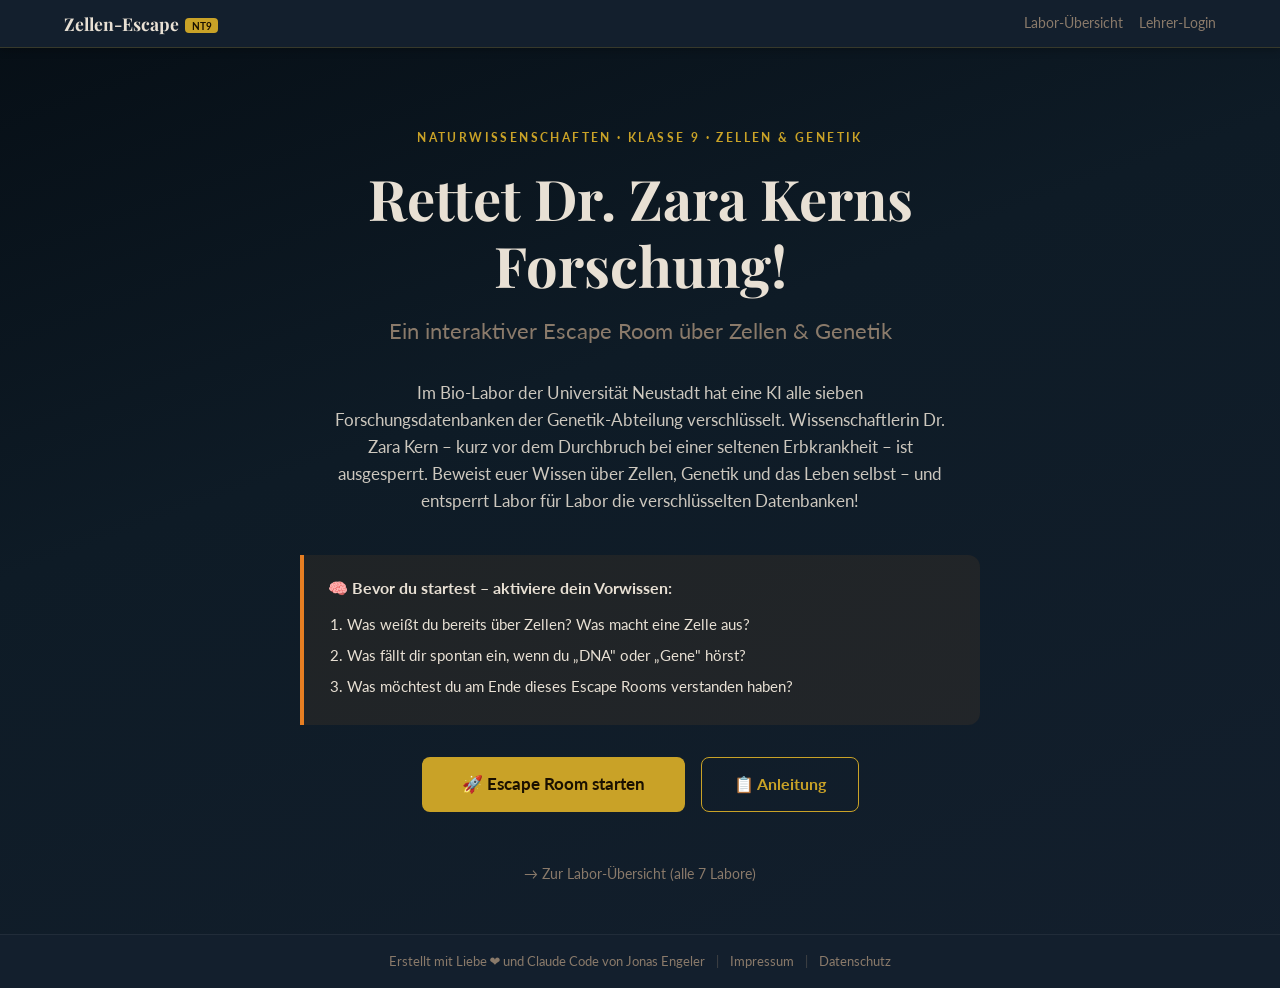
<file: index.html>
<!DOCTYPE html>
<html lang="de">
<head>
  <meta charset="UTF-8">
  <meta name="viewport" content="width=device-width, initial-scale=1.0">
  <title>Zellen-Escape-Room NT9 – Startseite</title>
  <link rel="preconnect" href="https://fonts.googleapis.com">
  <link href="https://fonts.googleapis.com/css2?family=Playfair+Display:wght@400;700&family=Lato:wght@300;400;700&family=Courier+Prime:wght@400;700&display=swap" rel="stylesheet">
  <link rel="stylesheet" href="styles/main.css">
</head>
<body class="landing-page">

<header class="site-header">
  <div class="header-inner">
    <span class="site-logo">Zellen-Escape<span class="logo-badge">NT9</span></span>
    <nav style="margin-left:auto;display:flex;gap:1rem;align-items:center;">
      <a href="karte.html" style="font-size:0.85rem;color:var(--text-faint);">Labor-Übersicht</a>
      <a href="lehrer.html" style="font-size:0.85rem;color:var(--text-faint);">Lehrer-Login</a>
    </nav>
  </div>
</header>

<main>
  <section class="landing-hero">
    <span class="landing-label">Naturwissenschaften · Klasse 9 · Zellen &amp; Genetik</span>
    <h1 class="landing-title">Rettet Dr. Zara Kerns Forschung!</h1>
    <p class="landing-subtitle">Ein interaktiver Escape Room über Zellen &amp; Genetik</p>
    <p class="landing-intro">
      Im Bio-Labor der Universität Neustadt hat eine KI alle sieben Forschungsdatenbanken der Genetik-Abteilung verschlüsselt. Wissenschaftlerin Dr. Zara Kern – kurz vor dem Durchbruch bei einer seltenen Erbkrankheit – ist ausgesperrt. Beweist euer Wissen über Zellen, Genetik und das Leben selbst – und entsperrt Labor für Labor die verschlüsselten Datenbanken!
    </p>

    <div class="vorwissens-block">
      <p class="vorwissens-intro">🧠 Bevor du startest – aktiviere dein Vorwissen:</p>
      <ol class="vorwissens-questions">
        <li>Was weißt du bereits über Zellen? Was macht eine Zelle aus?</li>
        <li>Was fällt dir spontan ein, wenn du „DNA" oder „Gene" hörst?</li>
        <li>Was möchtest du am Ende dieses Escape Rooms verstanden haben?</li>
      </ol>
    </div>

    <div class="cta-buttons">
      <a href="labore/labor-01.html" class="start-btn">🚀 Escape Room starten</a>
      <button class="anleitung-btn" onclick="document.getElementById('anleitung-overlay').classList.add('open')">📋 Anleitung</button>
    </div>

    <div style="margin-top:1rem;">
      <a href="karte.html" style="color:var(--text-faint);font-size:0.88rem;">→ Zur Labor-Übersicht (alle 7 Labore)</a>
    </div>
  </section>
</main>

<!-- Anleitung-Modal -->
<div class="anleitung-overlay" id="anleitung-overlay">
  <div class="anleitung-modal">
    <h2>📋 So funktioniert der Escape Room</h2>
    <p><strong>Deine Mission:</strong> Hilf Dr. Zara Kern, ihre verschlüsselten Forschungsdaten zurückzuholen!</p>
    <ol>
      <li>Lies die Forschungstexte in jedem Labor sorgfältig.</li>
      <li>Beantworte alle 5 Aufgaben, um die Code-Eingabe freizuschalten.</li>
      <li>Das Code-Wort steht <strong>fett gedruckt</strong> im Text – finde es!</li>
      <li>Gib das Code-Wort ein, um das nächste Labor zu öffnen.</li>
      <li>Löse alle 7 Labore und befreit Dr. Kerns Forschungsdatenbanken!</li>
    </ol>
    <p><strong>Tipps:</strong></p>
    <ul>
      <li>Bei schwierigen Aufgaben (★★★) gibt es zwei Tipp-Stufen.</li>
      <li>Der Methodenkoffer am Anfang jedes Labors hilft dir beim Lesen.</li>
      <li>Ihr könnt auch in der Gruppe zusammenarbeiten!</li>
    </ul>
    <button class="modal-close-btn" id="anleitung-close" onclick="document.getElementById('anleitung-overlay').classList.remove('open')">Verstanden – los geht&rsquo;s!</button>
  </div>
</div>

<footer class="site-footer">
  Erstellt mit Liebe &#10084;&#65039; und <a href="https://claude.ai/claude-code" target="_blank" rel="noopener">Claude Code</a> von Jonas Engeler
  <span class="footer-sep">|</span>
  <a href="impressum.html">Impressum</a>
  <span class="footer-sep">|</span>
  <a href="datenschutz.html">Datenschutz</a>
</footer>

<script src="scripts/app.js"></script>
<script>
  initLandingPage();
</script>
</body>
</html>
</file>
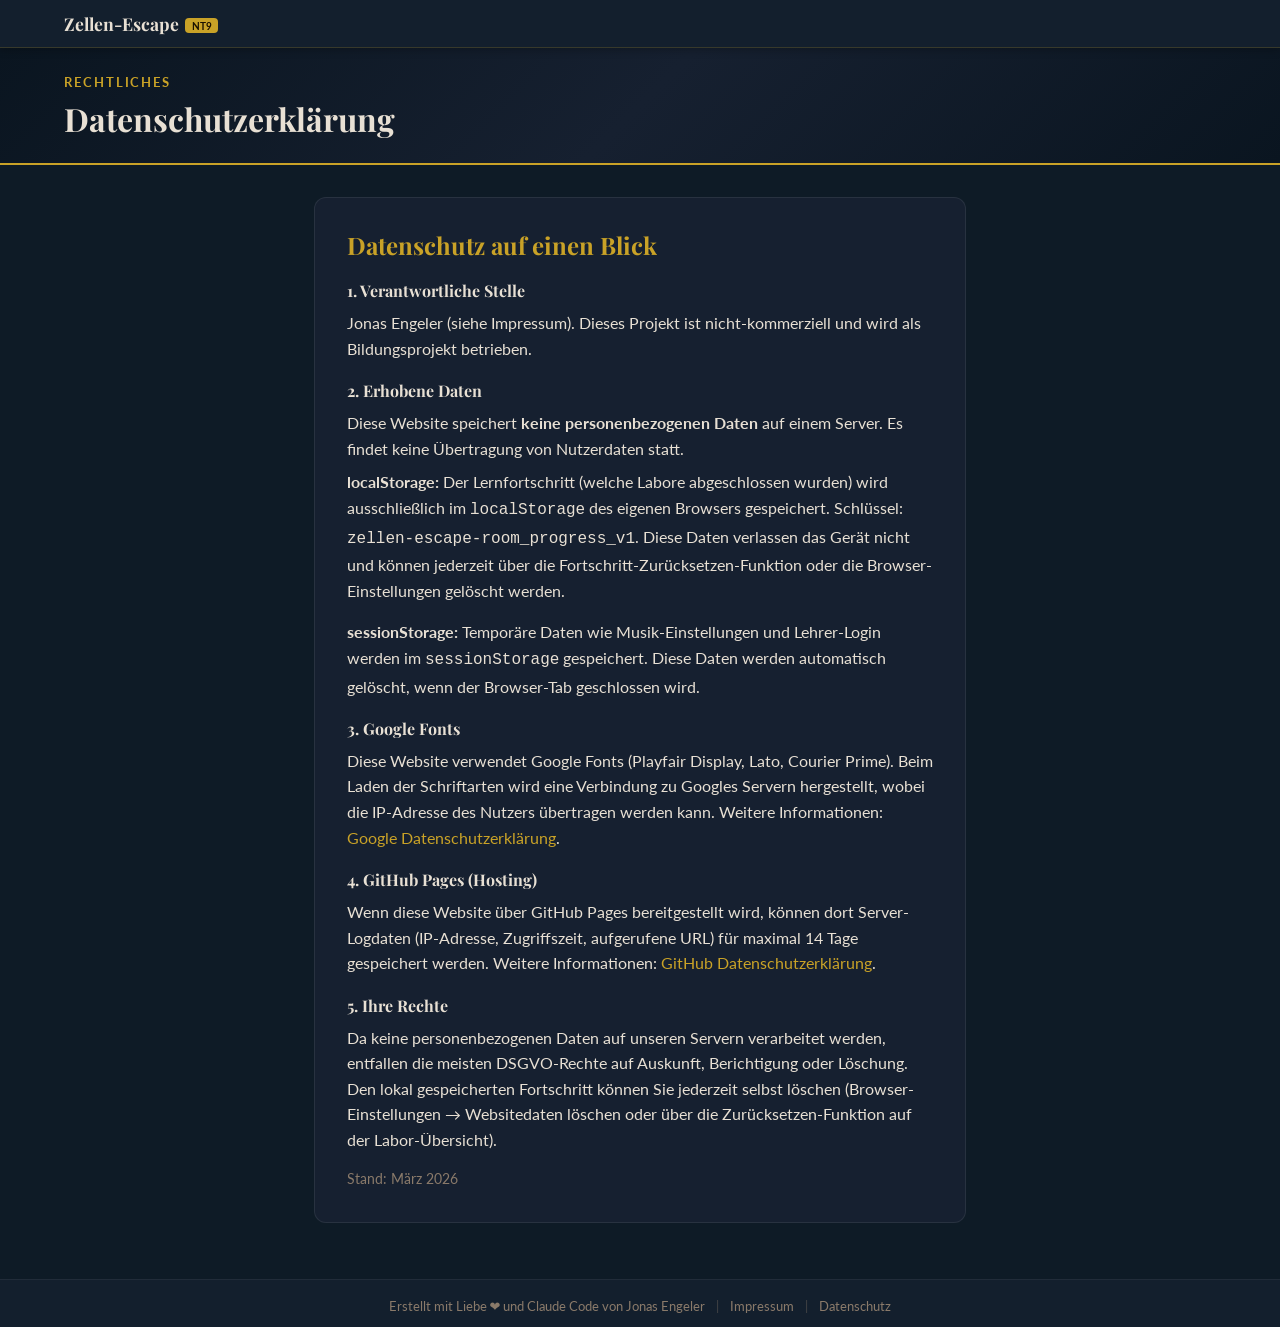
<file: datenschutz.html>
<!DOCTYPE html>
<html lang="de">
<head>
  <meta charset="UTF-8">
  <meta name="viewport" content="width=device-width, initial-scale=1.0">
  <title>Zellen-Escape-Room NT9 – Datenschutz</title>
  <link rel="preconnect" href="https://fonts.googleapis.com">
  <link href="https://fonts.googleapis.com/css2?family=Playfair+Display:wght@400;700&family=Lato:wght@300;400;700&family=Courier+Prime:wght@400;700&display=swap" rel="stylesheet">
  <link rel="stylesheet" href="styles/main.css">
</head>
<body>

<header class="site-header">
  <div class="header-inner">
    <a href="index.html" class="site-logo">Zellen-Escape<span class="logo-badge">NT9</span></a>
  </div>
</header>

<div class="mappe-banner">
  <div class="mappe-banner-inner">
    <span class="mappe-label">Rechtliches</span>
    <h1>Datenschutzerklärung</h1>
  </div>
</div>

<main style="max-width:700px;margin:2rem auto;padding:0 1.5rem;">
  <div style="background:var(--bg-card);border:1px solid rgba(255,255,255,0.08);border-radius:var(--radius-lg);padding:2rem;margin-bottom:1.5rem;">

    <h2 style="color:var(--gold);margin-bottom:1rem;">Datenschutz auf einen Blick</h2>

    <h3 style="color:var(--text-light);margin:1.25rem 0 0.5rem;font-size:1rem;">1. Verantwortliche Stelle</h3>
    <p style="color:var(--text-light);margin-bottom:1rem;">Jonas Engeler (siehe Impressum). Dieses Projekt ist nicht-kommerziell und wird als Bildungsprojekt betrieben.</p>

    <h3 style="color:var(--text-light);margin:1.25rem 0 0.5rem;font-size:1rem;">2. Erhobene Daten</h3>
    <p style="color:var(--text-light);margin-bottom:0.5rem;">Diese Website speichert <strong>keine personenbezogenen Daten</strong> auf einem Server. Es findet keine Übertragung von Nutzerdaten statt.</p>
    <p style="color:var(--text-light);margin-bottom:1rem;">
      <strong>localStorage:</strong> Der Lernfortschritt (welche Labore abgeschlossen wurden) wird ausschließlich im <code>localStorage</code> des eigenen Browsers gespeichert. Schlüssel: <code>zellen-escape-room_progress_v1</code>. Diese Daten verlassen das Gerät nicht und können jederzeit über die Fortschritt-Zurücksetzen-Funktion oder die Browser-Einstellungen gelöscht werden.
    </p>
    <p style="color:var(--text-light);margin-bottom:1rem;">
      <strong>sessionStorage:</strong> Temporäre Daten wie Musik-Einstellungen und Lehrer-Login werden im <code>sessionStorage</code> gespeichert. Diese Daten werden automatisch gelöscht, wenn der Browser-Tab geschlossen wird.
    </p>

    <h3 style="color:var(--text-light);margin:1.25rem 0 0.5rem;font-size:1rem;">3. Google Fonts</h3>
    <p style="color:var(--text-light);margin-bottom:1rem;">
      Diese Website verwendet Google Fonts (Playfair Display, Lato, Courier Prime). Beim Laden der Schriftarten wird eine Verbindung zu Googles Servern hergestellt, wobei die IP-Adresse des Nutzers übertragen werden kann. Weitere Informationen: <a href="https://policies.google.com/privacy" target="_blank" rel="noopener" style="color:var(--gold);">Google Datenschutzerklärung</a>.
    </p>

    <h3 style="color:var(--text-light);margin:1.25rem 0 0.5rem;font-size:1rem;">4. GitHub Pages (Hosting)</h3>
    <p style="color:var(--text-light);margin-bottom:1rem;">
      Wenn diese Website über GitHub Pages bereitgestellt wird, können dort Server-Logdaten (IP-Adresse, Zugriffszeit, aufgerufene URL) für maximal 14 Tage gespeichert werden. Weitere Informationen: <a href="https://docs.github.com/en/site-policy/privacy-policies/github-general-privacy-statement" target="_blank" rel="noopener" style="color:var(--gold);">GitHub Datenschutzerklärung</a>.
    </p>

    <h3 style="color:var(--text-light);margin:1.25rem 0 0.5rem;font-size:1rem;">5. Ihre Rechte</h3>
    <p style="color:var(--text-light);margin-bottom:1rem;">
      Da keine personenbezogenen Daten auf unseren Servern verarbeitet werden, entfallen die meisten DSGVO-Rechte auf Auskunft, Berichtigung oder Löschung. Den lokal gespeicherten Fortschritt können Sie jederzeit selbst löschen (Browser-Einstellungen → Websitedaten löschen oder über die Zurücksetzen-Funktion auf der Labor-Übersicht).
    </p>

    <p style="color:var(--text-faint);font-size:0.85rem;">Stand: März 2026</p>
  </div>
</main>

<footer class="site-footer">
  Erstellt mit Liebe &#10084;&#65039; und <a href="https://claude.ai/claude-code" target="_blank" rel="noopener">Claude Code</a> von Jonas Engeler
  <span class="footer-sep">|</span>
  <a href="impressum.html">Impressum</a>
  <span class="footer-sep">|</span>
  <a href="datenschutz.html">Datenschutz</a>
</footer>

</body>
</html>
</file>
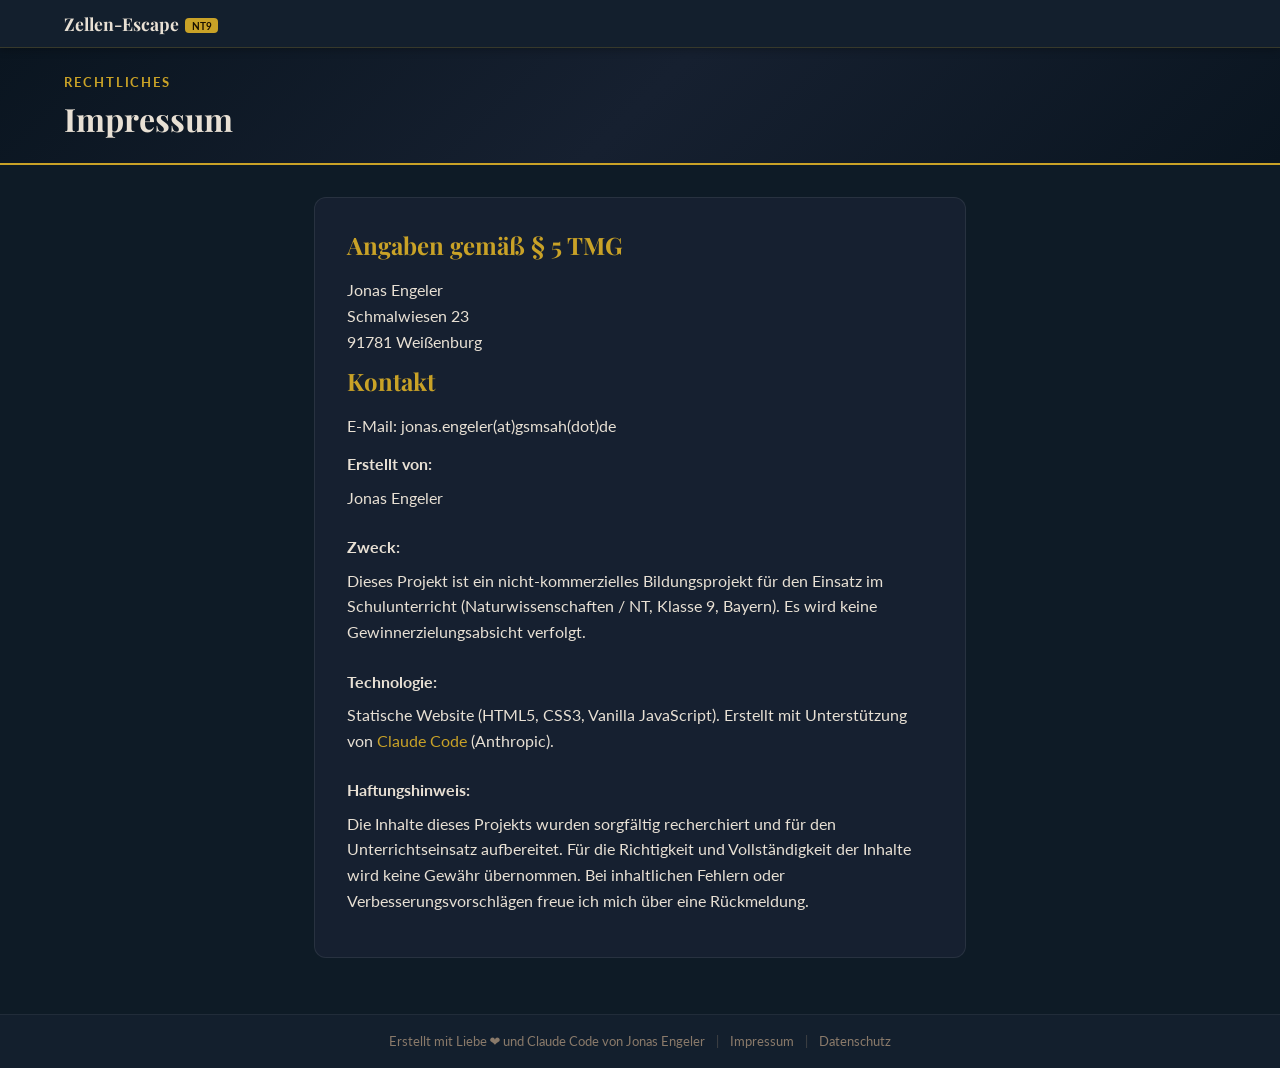
<file: impressum.html>
<!DOCTYPE html>
<html lang="de">
<head>
  <meta charset="UTF-8">
  <meta name="viewport" content="width=device-width, initial-scale=1.0">
  <title>Zellen-Escape-Room NT9 – Impressum</title>
  <link rel="preconnect" href="https://fonts.googleapis.com">
  <link href="https://fonts.googleapis.com/css2?family=Playfair+Display:wght@400;700&family=Lato:wght@300;400;700&family=Courier+Prime:wght@400;700&display=swap" rel="stylesheet">
  <link rel="stylesheet" href="styles/main.css">
</head>
<body>

<header class="site-header">
  <div class="header-inner">
    <a href="index.html" class="site-logo">Zellen-Escape<span class="logo-badge">NT9</span></a>
  </div>
</header>

<div class="mappe-banner">
  <div class="mappe-banner-inner">
    <span class="mappe-label">Rechtliches</span>
    <h1>Impressum</h1>
  </div>
</div>

<main style="max-width:700px;margin:2rem auto;padding:0 1.5rem;">
  <div class="lehrer-card" style="background:var(--bg-card);border:1px solid rgba(255,255,255,0.08);border-radius:var(--radius-lg);padding:2rem;margin-bottom:1.5rem;">
    <h2 style="color:var(--gold);margin-bottom:1rem;">Angaben gemäß § 5 TMG</h2>
     <p>
      Jonas Engeler<br>
      Schmalwiesen 23<br>
      91781 Weißenburg
    </p>

    <h2>Kontakt</h2>
    <p>
      E-Mail: jonas.engeler(at)gsmsah(dot)de
    </p>

    <p style="color:var(--text-light);margin-bottom:0.5rem;"><strong>Erstellt von:</strong></p>
    <p style="color:var(--text-light);margin-bottom:1.5rem;">Jonas Engeler</p>

    <p style="color:var(--text-light);margin-bottom:0.5rem;"><strong>Zweck:</strong></p>
    <p style="color:var(--text-light);margin-bottom:1.5rem;">
      Dieses Projekt ist ein nicht-kommerzielles Bildungsprojekt für den Einsatz im Schulunterricht (Naturwissenschaften / NT, Klasse 9, Bayern). Es wird keine Gewinnerzielungsabsicht verfolgt.
    </p>

    <p style="color:var(--text-light);margin-bottom:0.5rem;"><strong>Technologie:</strong></p>
    <p style="color:var(--text-light);margin-bottom:1.5rem;">
      Statische Website (HTML5, CSS3, Vanilla JavaScript). Erstellt mit Unterstützung von <a href="https://claude.ai/claude-code" target="_blank" rel="noopener">Claude Code</a> (Anthropic).
    </p>

    <p style="color:var(--text-light);margin-bottom:0.5rem;"><strong>Haftungshinweis:</strong></p>
    <p style="color:var(--text-light);">
      Die Inhalte dieses Projekts wurden sorgfältig recherchiert und für den Unterrichtseinsatz aufbereitet. Für die Richtigkeit und Vollständigkeit der Inhalte wird keine Gewähr übernommen. Bei inhaltlichen Fehlern oder Verbesserungsvorschlägen freue ich mich über eine Rückmeldung.
    </p>
  </div>
</main>

<footer class="site-footer">
  Erstellt mit Liebe &#10084;&#65039; und <a href="https://claude.ai/claude-code" target="_blank" rel="noopener">Claude Code</a> von Jonas Engeler
  <span class="footer-sep">|</span>
  <a href="impressum.html">Impressum</a>
  <span class="footer-sep">|</span>
  <a href="datenschutz.html">Datenschutz</a>
</footer>

</body>
</html>
</file>
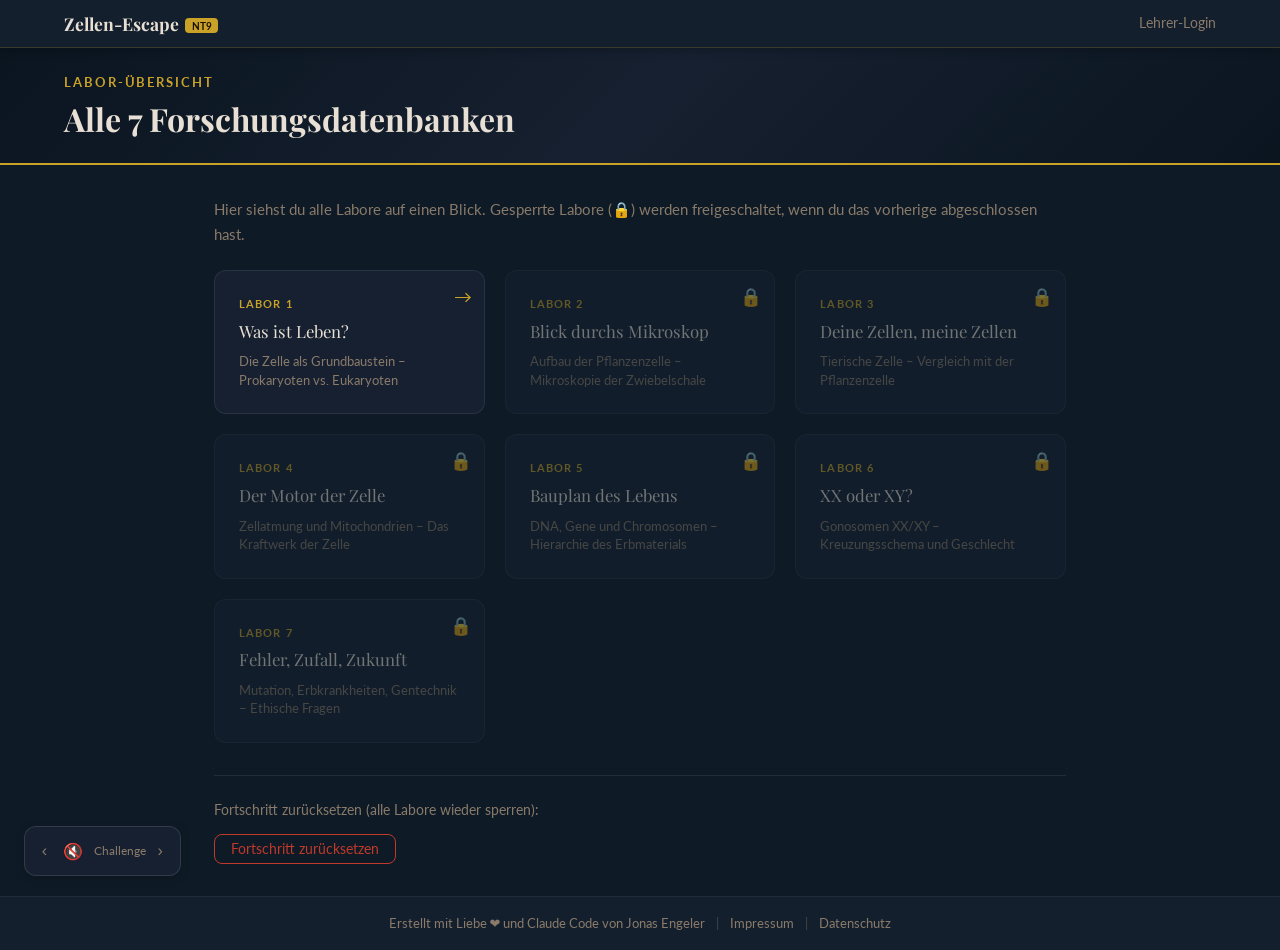
<file: karte.html>
<!DOCTYPE html>
<html lang="de">
<head>
  <meta charset="UTF-8">
  <meta name="viewport" content="width=device-width, initial-scale=1.0">
  <title>Zellen-Escape-Room NT9 – Labor-Übersicht</title>
  <link rel="preconnect" href="https://fonts.googleapis.com">
  <link href="https://fonts.googleapis.com/css2?family=Playfair+Display:wght@400;700&family=Lato:wght@300;400;700&family=Courier+Prime:wght@400;700&display=swap" rel="stylesheet">
  <link rel="stylesheet" href="styles/main.css">
</head>
<body class="karte-page">

<header class="site-header">
  <div class="header-inner">
    <a href="index.html" class="site-logo">Zellen-Escape<span class="logo-badge">NT9</span></a>
    <nav style="margin-left:auto;display:flex;gap:1rem;align-items:center;">
      <a href="lehrer.html" style="font-size:0.85rem;color:var(--text-faint);">Lehrer-Login</a>
    </nav>
  </div>
</header>

<div class="mappe-banner">
  <div class="mappe-banner-inner">
    <span class="mappe-label">Labor-Übersicht</span>
    <h1>Alle 7 Forschungsdatenbanken</h1>
  </div>
</div>

<main class="content-area" style="max-width:900px;margin:2rem auto;padding:0 1.5rem;">
  <p style="color:var(--text-faint);margin-bottom:1.5rem;font-size:0.95rem;">
    Hier siehst du alle Labore auf einen Blick. Gesperrte Labore (🔒) werden freigeschaltet, wenn du das vorherige abgeschlossen hast.
  </p>
  <div class="karte-grid" id="karte-grid">
    <!-- Wird von renderKarte() befüllt -->
  </div>

  <div style="margin-top:2rem;padding-top:1.5rem;border-top:1px solid rgba(255,255,255,0.08);">
    <p style="color:var(--text-faint);font-size:0.85rem;margin-bottom:0.75rem;">Fortschritt zurücksetzen (alle Labore wieder sperren):</p>
    <button onclick="confirmReset()" style="background:transparent;border:1px solid var(--red-light);color:var(--red-light);padding:0.4rem 1rem;border-radius:var(--radius);cursor:pointer;font-size:0.85rem;font-family:var(--lato);">
      Fortschritt zurücksetzen
    </button>
  </div>
</main>

<footer class="site-footer">
  Erstellt mit Liebe &#10084;&#65039; und <a href="https://claude.ai/claude-code" target="_blank" rel="noopener">Claude Code</a> von Jonas Engeler
  <span class="footer-sep">|</span>
  <a href="impressum.html">Impressum</a>
  <span class="footer-sep">|</span>
  <a href="datenschutz.html">Datenschutz</a>
</footer>

<!-- app.js VOR inline script laden (kein eigenes MUSIC_KEY/TRACK_KEY!) -->
<script src="scripts/app.js"></script>
<script>
  var PROGRESS_KEY_LOCAL = 'zellen-escape-room_progress_v1';
  var TEACHER_KEY_LOCAL  = 'zellen-escape-room_teacher_v1';

  function openKapitel(n) {
    if (!isUnlocked(n)) return;
    sessionStorage.setItem('zellen-escape-room_music_v1', 'on');
    var urls = {
      1: 'labore/labor-01.html',
      2: 'labore/labor-02.html',
      3: 'labore/labor-03.html',
      4: 'labore/labor-04.html',
      5: 'labore/labor-05.html',
      6: 'labore/labor-06.html',
      7: 'labore/labor-07.html'
    };
    if (urls[n]) window.location.href = urls[n];
  }

  function confirmReset() {
    if (confirm('Wirklich alle Fortschritte l\u00f6schen? Alle Labore werden wieder gesperrt.')) {
      resetProgress();
      renderKarte();
    }
  }

  renderKarte();
  initMusicPlayer(); // NACH renderKarte() aufrufen
  addTeacherUI();
</script>
</body>
</html>
</file>
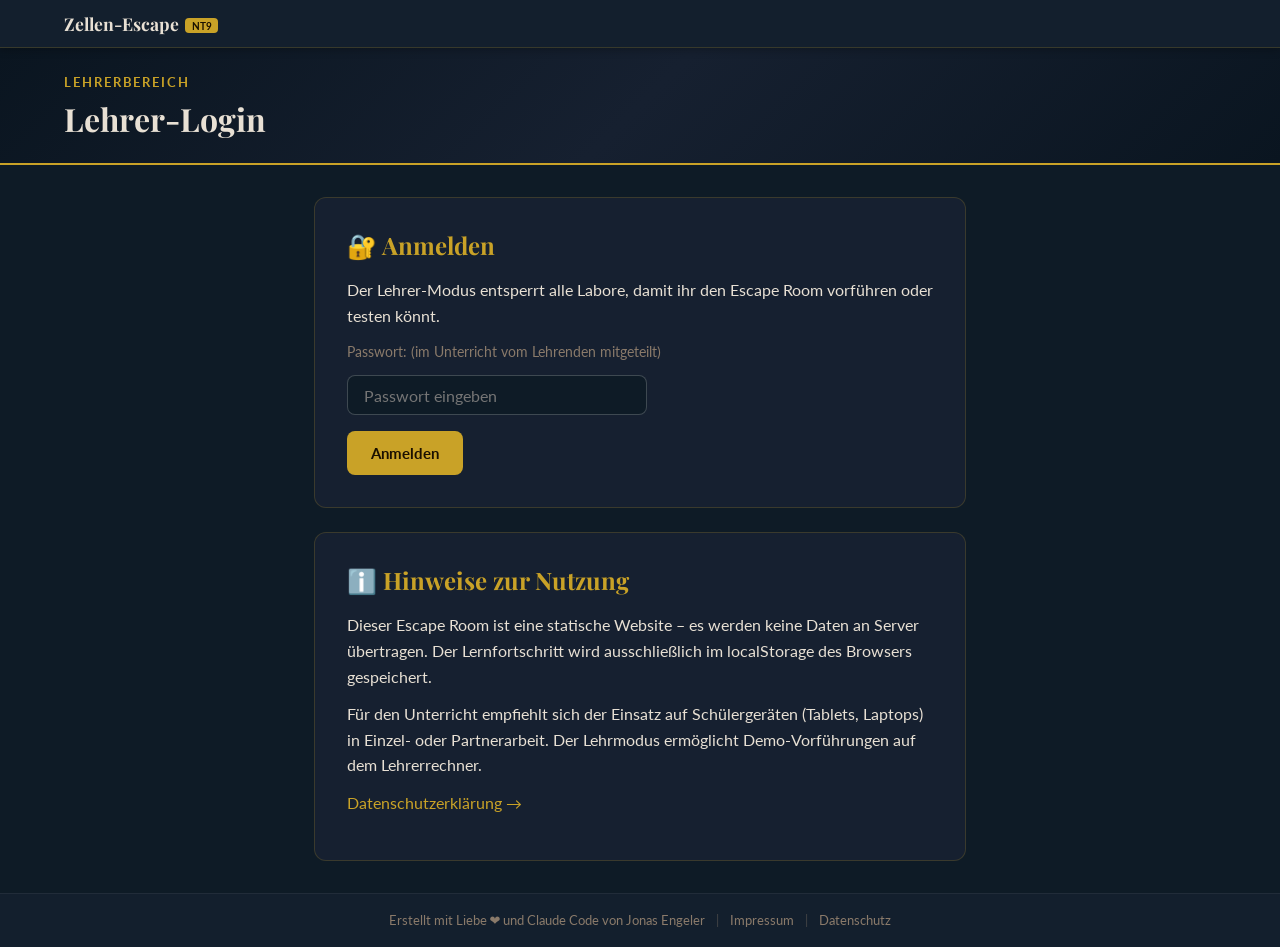
<file: lehrer.html>
<!DOCTYPE html>
<html lang="de">
<head>
  <meta charset="UTF-8">
  <meta name="viewport" content="width=device-width, initial-scale=1.0">
  <title>Zellen-Escape-Room NT9 – Lehrer-Login</title>
  <link rel="preconnect" href="https://fonts.googleapis.com">
  <link href="https://fonts.googleapis.com/css2?family=Playfair+Display:wght@400;700&family=Lato:wght@300;400;700&family=Courier+Prime:wght@400;700&display=swap" rel="stylesheet">
  <link rel="stylesheet" href="styles/main.css">
</head>
<body class="lehrer-page" style="background:var(--bg);">

<header class="site-header">
  <div class="header-inner">
    <a href="index.html" class="site-logo">Zellen-Escape<span class="logo-badge">NT9</span></a>
  </div>
</header>

<div class="mappe-banner">
  <div class="mappe-banner-inner">
    <span class="mappe-label">Lehrerbereich</span>
    <h1>Lehrer-Login</h1>
  </div>
</div>

<main>
  <div class="lehrer-page" style="max-width:700px;margin:2rem auto;padding:0 1.5rem;">

    <div id="login-section" class="lehrer-card">
      <h2>🔐 Anmelden</h2>
      <p>Der Lehrer-Modus entsperrt alle Labore, damit ihr den Escape Room vorführen oder testen könnt.</p>
      <p style="color:var(--text-faint);font-size:0.88rem;">Passwort: (im Unterricht vom Lehrenden mitgeteilt)</p>
      <input type="password" id="pw-input" class="lehrer-input" placeholder="Passwort eingeben" onkeydown="if(event.key==='Enter')checkLogin()">
      <br>
      <button class="btn-check" onclick="checkLogin()">Anmelden</button>
      <div id="login-feedback" class="feedback-area" style="max-width:300px;margin-top:0.75rem;"></div>
    </div>

    <div id="teacher-section" class="lehrer-card" style="display:none;">
      <h2>👩‍🏫 Lehrer-Modus aktiv</h2>
      <p>Du bist als Lehrkraft angemeldet. Alle Labore sind jetzt zugänglich.</p>
      <p style="color:var(--text-faint);font-size:0.88rem;">
        Der Lehrer-Modus wird beim Verlassen der Seite automatisch beendet (sessionStorage).
      </p>

      <h3 style="color:var(--text-light);margin:1.5rem 0 0.75rem;font-size:1rem;">Code-Wörter (Übersicht)</h3>
      <table class="tf-table" style="font-size:0.88rem;">
        <thead>
          <tr><th>Labor</th><th>Titel</th><th>Code-Wort</th></tr>
        </thead>
        <tbody>
          <tr><td>1</td><td>Was ist Leben?</td><td><code>BAUSTEIN</code></td></tr>
          <tr><td>2</td><td>Blick durchs Mikroskop</td><td><code>VAKUOLE</code></td></tr>
          <tr><td>3</td><td>Deine Zellen, meine Zellen</td><td><code>MEMBRAN</code></td></tr>
          <tr><td>4</td><td>Der Motor der Zelle</td><td><code>MITOCHONDRIUM</code></td></tr>
          <tr><td>5</td><td>Bauplan des Lebens</td><td><code>CHROMOSOM</code></td></tr>
          <tr><td>6</td><td>XX oder XY?</td><td><code>GONOSOM</code></td></tr>
          <tr><td>7</td><td>Fehler, Zufall, Zukunft</td><td><em>(kein Code)</em></td></tr>
        </tbody>
      </table>

      <div style="margin-top:1.5rem;display:flex;gap:1rem;flex-wrap:wrap;">
        <a href="karte.html" class="btn-check" style="text-decoration:none;display:inline-flex;align-items:center;">
          Zur Labor-Übersicht →
        </a>
        <button class="btn-check" onclick="resetAndRedirect()" style="background:var(--red-light);">
          Fortschritt zurücksetzen
        </button>
        <button onclick="exitTeacherMode()" style="background:transparent;border:1px solid var(--text-faint);color:var(--text-faint);padding:0.5rem 1rem;border-radius:var(--radius);cursor:pointer;font-family:inherit;">
          Abmelden
        </button>
      </div>
    </div>

    <div class="lehrer-card">
      <h2>ℹ️ Hinweise zur Nutzung</h2>
      <p>Dieser Escape Room ist eine statische Website – es werden keine Daten an Server übertragen. Der Lernfortschritt wird ausschließlich im localStorage des Browsers gespeichert.</p>
      <p>Für den Unterricht empfiehlt sich der Einsatz auf Schülergeräten (Tablets, Laptops) in Einzel- oder Partnerarbeit. Der Lehrmodus ermöglicht Demo-Vorführungen auf dem Lehrerrechner.</p>
      <p><a href="datenschutz.html" style="color:var(--gold);">Datenschutzerklärung →</a></p>
    </div>
  </div>
</main>

<footer class="site-footer">
  Erstellt mit Liebe &#10084;&#65039; und <a href="https://claude.ai/claude-code" target="_blank" rel="noopener">Claude Code</a> von Jonas Engeler
  <span class="footer-sep">|</span>
  <a href="impressum.html">Impressum</a>
  <span class="footer-sep">|</span>
  <a href="datenschutz.html">Datenschutz</a>
</footer>

<script src="scripts/app.js"></script>
<script>
  var TEACHER_PW = '1234';

  function checkLogin() {
    var pw = document.getElementById('pw-input').value;
    var fb = document.getElementById('login-feedback');
    if (pw === TEACHER_PW) {
      sessionStorage.setItem('zellen-escape-room_teacher_v1', 'active');
      document.getElementById('login-section').style.display = 'none';
      document.getElementById('teacher-section').style.display = 'block';
    } else {
      fb.className = 'feedback-area wrong';
      fb.textContent = 'Falsches Passwort.';
      fb.style.display = 'block';
    }
  }

  function exitTeacherMode() {
    sessionStorage.removeItem('zellen-escape-room_teacher_v1');
    window.location.href = 'index.html';
  }

  function resetAndRedirect() {
    if (confirm('Wirklich alle Fortschritte l\u00f6schen?')) {
      resetProgress();
      alert('Fortschritt wurde zur\u00fcckgesetzt.');
    }
  }

  // Wenn bereits eingeloggt
  if (sessionStorage.getItem('zellen-escape-room_teacher_v1') === 'active') {
    document.getElementById('login-section').style.display = 'none';
    document.getElementById('teacher-section').style.display = 'block';
  }
</script>
</body>
</html>
</file>
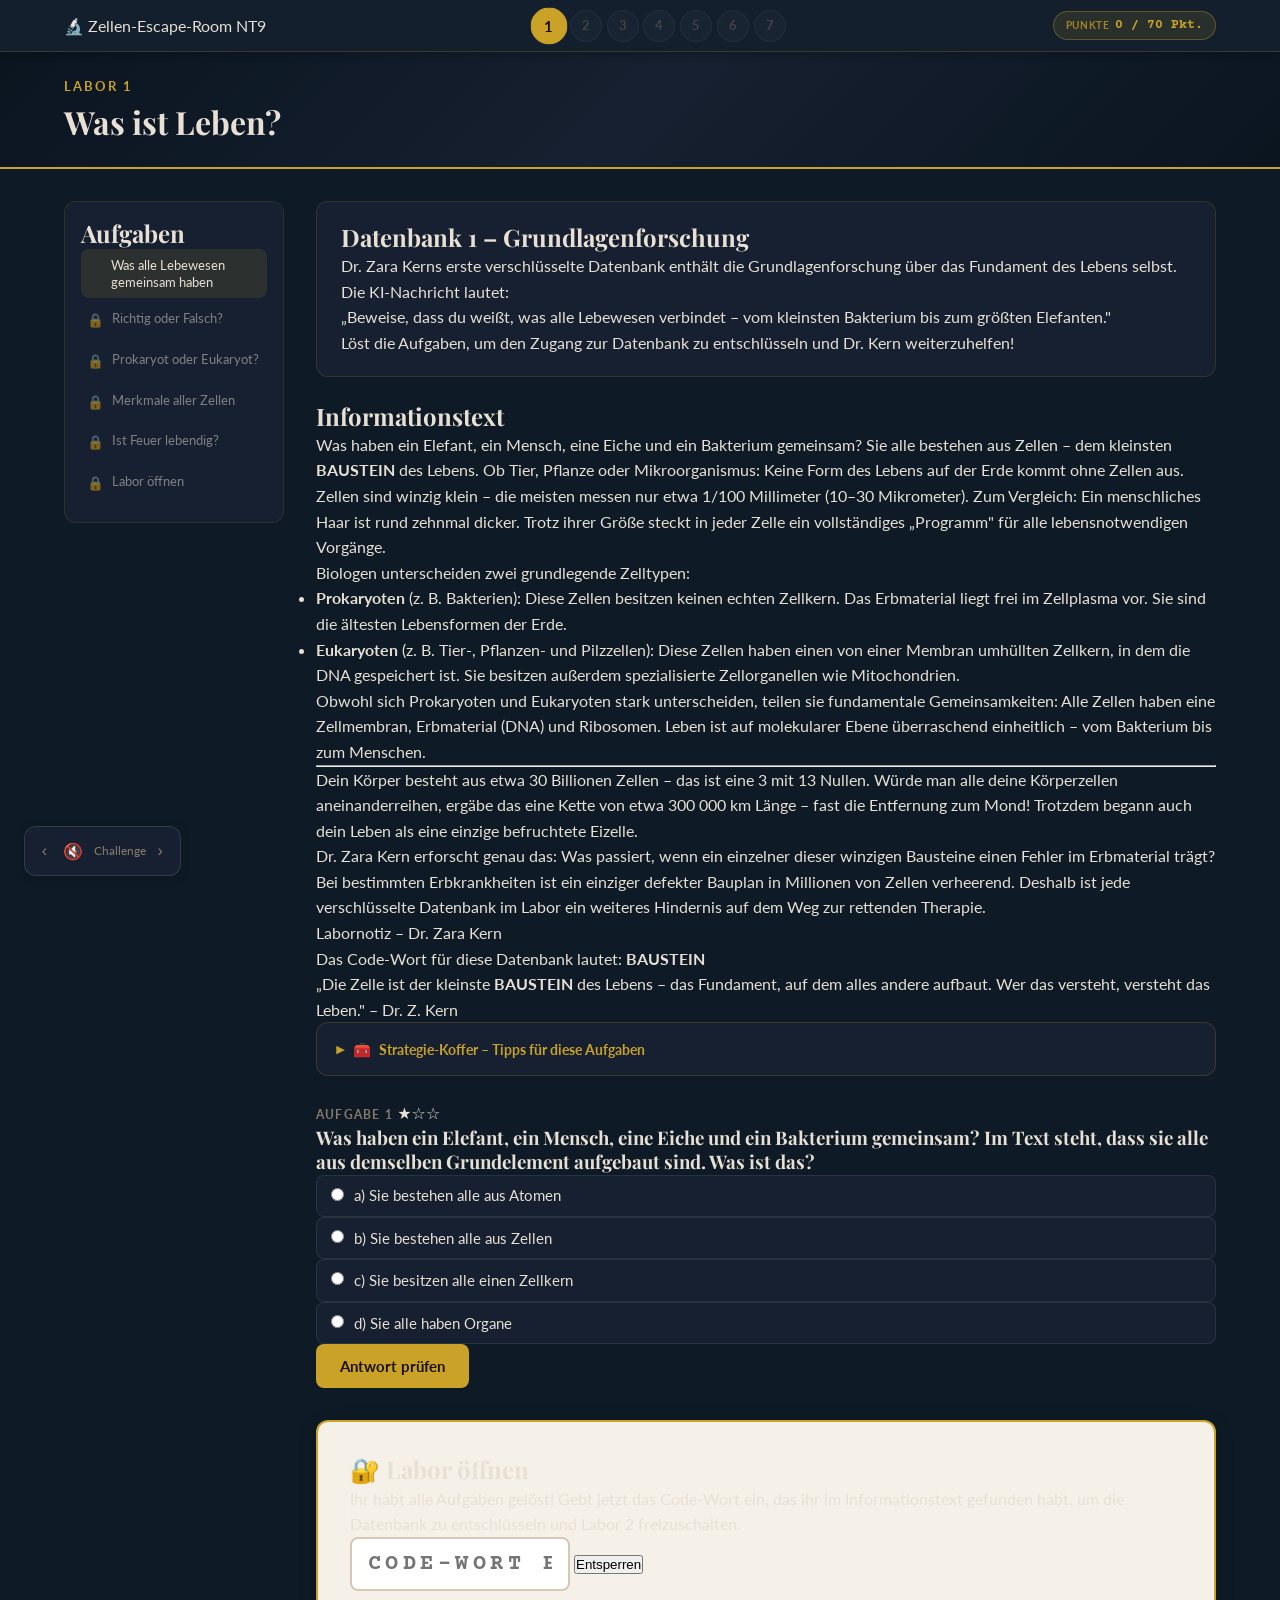
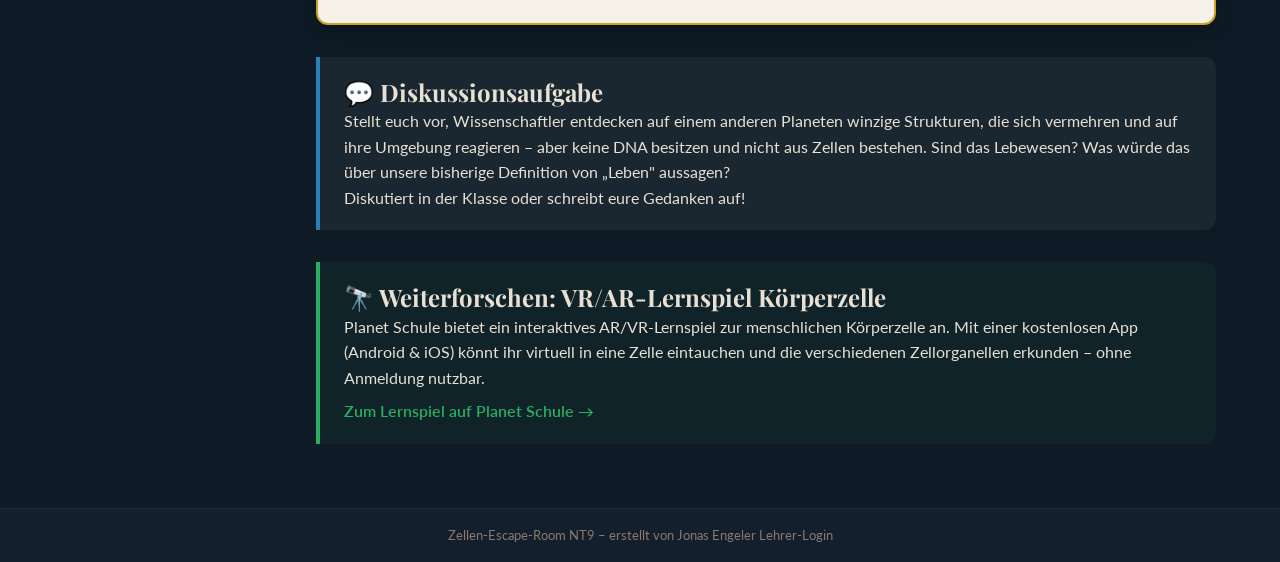
<file: labore/labor-01.html>
<!DOCTYPE html>
<html lang="de">
<head>
  <meta charset="UTF-8">
  <meta name="viewport" content="width=device-width, initial-scale=1.0">
  <title>Zellen-Escape-Room NT9 – Labor 1: Was ist Leben?</title>
  <link rel="preconnect" href="https://fonts.googleapis.com">
  <link href="https://fonts.googleapis.com/css2?family=Playfair+Display:wght@400;700&family=Lato:wght@300;400;700&family=Courier+Prime:wght@400;700&display=swap" rel="stylesheet">
  <link rel="stylesheet" href="../styles/main.css">
</head>
<body class="mappe-page">

  <!-- HEADER mit Chapter-Navigation -->
  <header class="site-header">
    <div class="header-inner">
      <div class="header-brand">
        <span class="header-icon">🔬</span>
        <span class="header-title">Zellen-Escape-Room NT9</span>
      </div>
      <nav class="chapter-nav" aria-label="Labornavigation">
        <a href="labor-01.html" class="chapter-circle active" title="Labor 1: Was ist Leben?">1</a>
        <a href="labor-02.html" class="chapter-circle locked" title="Labor 2">2</a>
        <a href="labor-03.html" class="chapter-circle locked" title="Labor 3">3</a>
        <a href="labor-04.html" class="chapter-circle locked" title="Labor 4">4</a>
        <a href="labor-05.html" class="chapter-circle locked" title="Labor 5">5</a>
        <a href="labor-06.html" class="chapter-circle locked" title="Labor 6">6</a>
        <a href="labor-07.html" class="chapter-circle locked" title="Labor 7">7</a>
      </nav>
    </div>
  </header>

  <!-- MAPPE-BANNER -->
  <div class="mappe-banner">
    <div class="mappe-banner-inner">
      <span class="mappe-label">Labor 1</span>
      <h1 class="mappe-title">Was ist Leben?</h1>
    </div>
  </div>

  <!-- HAUPTLAYOUT -->
  <div class="layout-wrapper">

    <!-- SIDEBAR -->
    <aside class="task-sidebar">
      <h2 class="sidebar-heading">Aufgaben</h2>
      <ul class="task-nav-list">
        <li class="task-nav-item active" data-task="1">
          <span class="task-status"></span>
          <span class="task-nav-title">Was alle Lebewesen gemeinsam haben</span>
        </li>
        <li class="task-nav-item locked" data-task="2">
          <span class="task-status">🔒</span>
          <span class="task-nav-title">Richtig oder Falsch?</span>
        </li>
        <li class="task-nav-item locked" data-task="3">
          <span class="task-status">🔒</span>
          <span class="task-nav-title">Prokaryot oder Eukaryot?</span>
        </li>
        <li class="task-nav-item locked" data-task="4">
          <span class="task-status">🔒</span>
          <span class="task-nav-title">Merkmale aller Zellen</span>
        </li>
        <li class="task-nav-item locked" data-task="5">
          <span class="task-status">🔒</span>
          <span class="task-nav-title">Ist Feuer lebendig?</span>
        </li>
        <li class="task-nav-item locked" data-task="code">
          <span class="task-status">🔒</span>
          <span class="task-nav-title">Labor öffnen</span>
        </li>
      </ul>
    </aside>

    <!-- HAUPTINHALT -->
    <main class="content-area">

      <!-- NARRATIVE EINLEITUNG -->
      <div class="archive-context">
        <div class="archive-context-inner">
          <h2 class="archive-context-title">Datenbank 1 – Grundlagenforschung</h2>
          <p>Dr. Zara Kerns erste verschlüsselte Datenbank enthält die Grundlagenforschung über das Fundament des Lebens selbst. Die KI-Nachricht lautet:</p>
          <blockquote class="ki-message">
            „Beweise, dass du weißt, was alle Lebewesen verbindet – vom kleinsten Bakterium bis zum größten Elefanten."
          </blockquote>
          <p>Löst die Aufgaben, um den Zugang zur Datenbank zu entschlüsseln und Dr. Kern weiterzuhelfen!</p>
        </div>
      </div>

      <!-- INFORMATIONSTEXT -->
      <section class="info-text-section">
        <h2 class="section-title">Informationstext</h2>
        <div class="info-text-card">
          <p>Was haben ein Elefant, ein Mensch, eine Eiche und ein Bakterium gemeinsam? Sie alle bestehen aus Zellen – dem kleinsten <strong>BAUSTEIN</strong> des Lebens. Ob Tier, Pflanze oder Mikroorganismus: Keine Form des Lebens auf der Erde kommt ohne Zellen aus.</p>

          <p>Zellen sind winzig klein – die meisten messen nur etwa 1/100 Millimeter (10–30 Mikrometer). Zum Vergleich: Ein menschliches Haar ist rund zehnmal dicker. Trotz ihrer Größe steckt in jeder Zelle ein vollständiges „Programm" für alle lebensnotwendigen Vorgänge.</p>

          <p>Biologen unterscheiden zwei grundlegende Zelltypen:</p>
          <ul>
            <li><strong>Prokaryoten</strong> (z. B. Bakterien): Diese Zellen besitzen keinen echten Zellkern. Das Erbmaterial liegt frei im Zellplasma vor. Sie sind die ältesten Lebensformen der Erde.</li>
            <li><strong>Eukaryoten</strong> (z. B. Tier-, Pflanzen- und Pilzzellen): Diese Zellen haben einen von einer Membran umhüllten Zellkern, in dem die DNA gespeichert ist. Sie besitzen außerdem spezialisierte Zellorganellen wie Mitochondrien.</li>
          </ul>

          <p>Obwohl sich Prokaryoten und Eukaryoten stark unterscheiden, teilen sie fundamentale Gemeinsamkeiten: Alle Zellen haben eine Zellmembran, Erbmaterial (DNA) und Ribosomen. Leben ist auf molekularer Ebene überraschend einheitlich – vom Bakterium bis zum Menschen.</p>

          <hr class="info-divider">

          <p class="alltagsbezug">Dein Körper besteht aus etwa 30 Billionen Zellen – das ist eine 3 mit 13 Nullen. Würde man alle deine Körperzellen aneinanderreihen, ergäbe das eine Kette von etwa 300 000 km Länge – fast die Entfernung zum Mond! Trotzdem begann auch dein Leben als eine einzige befruchtete Eizelle.</p>

          <p>Dr. Zara Kern erforscht genau das: Was passiert, wenn ein einzelner dieser winzigen Bausteine einen Fehler im Erbmaterial trägt? Bei bestimmten Erbkrankheiten ist ein einziger defekter Bauplan in Millionen von Zellen verheerend. Deshalb ist jede verschlüsselte Datenbank im Labor ein weiteres Hindernis auf dem Weg zur rettenden Therapie.</p>

          <div class="dokument-karte">
            <div class="dokument-karte-header">Labornotiz – Dr. Zara Kern</div>
            <p>Das Code-Wort für diese Datenbank lautet: <strong>BAUSTEIN</strong></p>
            <p class="dokument-karte-hinweis">„Die Zelle ist der kleinste <strong>BAUSTEIN</strong> des Lebens – das Fundament, auf dem alles andere aufbaut. Wer das versteht, versteht das Leben." – Dr. Z. Kern</p>
          </div>
        </div>
      </section>

      <!-- STRATEGIE-KOFFER -->
      <details class="strategie-koffer">
        <summary class="strategie-koffer-summary">
          <span class="koffer-icon">🧰</span> Strategie-Koffer – Tipps für diese Aufgaben
        </summary>
        <div class="strategie-koffer-content">
          <ul>
            <li>Lies den Informationstext zuerst vollständig, bevor du die Aufgaben bearbeitest – viele Antworten stehen direkt im Text.</li>
            <li>Bei Zuordnungsaufgaben: Beginne mit den Begriffen, bei denen du dir sicher bist, und leite die übrigen durch Ausschluss ab.</li>
            <li>Bei der Schwer-Aufgabe (★★★): Nutze zuerst Tipp 1, bevor du Tipp 2 aufdeckst – so lernst du mehr, als wenn du sofort nachschaust.</li>
          </ul>
        </div>
      </details>

      <!-- ===== AUFGABE 1 ===== -->
      <section id="task-1" class="task-block visible" aria-label="Aufgabe 1">
        <div class="task-header">
          <span class="task-number">Aufgabe 1</span>
          <span class="task-difficulty">★☆☆</span>
        </div>
        <h3 class="task-question">Was haben ein Elefant, ein Mensch, eine Eiche und ein Bakterium gemeinsam? Im Text steht, dass sie alle aus demselben Grundelement aufgebaut sind. Was ist das?</h3>

        <div class="task-options">
          <label class="option-label">
            <input type="radio" name="q1" value="a">
            <span class="option-text">a) Sie bestehen alle aus Atomen</span>
          </label>
          <label class="option-label">
            <input type="radio" name="q1" value="b">
            <span class="option-text">b) Sie bestehen alle aus Zellen</span>
          </label>
          <label class="option-label">
            <input type="radio" name="q1" value="c">
            <span class="option-text">c) Sie besitzen alle einen Zellkern</span>
          </label>
          <label class="option-label">
            <input type="radio" name="q1" value="d">
            <span class="option-text">d) Sie alle haben Organe</span>
          </label>
        </div>

        <div class="task-actions">
          <button class="btn-check" onclick="checkTask1()">Antwort prüfen</button>
        </div>

        <div id="feedback-1" class="feedback-box hidden"></div>

        <div id="next-btn-1" class="next-button-wrap hidden">
          <button class="btn-next" onclick="goToTask(2)">Weiter zu Aufgabe 2 →</button>
        </div>
      </section>

      <!-- ===== AUFGABE 2 ===== -->
      <section id="task-2" class="task-block" aria-label="Aufgabe 2">
        <div class="task-header">
          <span class="task-number">Aufgabe 2</span>
          <span class="task-difficulty">★☆☆</span>
        </div>
        <h3 class="task-question">Entscheide für jede Aussage, ob sie laut dem Informationstext richtig oder falsch ist.</h3>

        <div class="task-table-wrap">
          <table class="rf-table">
            <thead>
              <tr>
                <th class="rf-col-statement">Aussage</th>
                <th class="rf-col-choice">Richtig</th>
                <th class="rf-col-choice">Falsch</th>
              </tr>
            </thead>
            <tbody>
              <tr>
                <td>Die meisten Zellen messen etwa 1/100 Millimeter (10–30 Mikrometer).</td>
                <td class="rf-radio"><input type="radio" name="tf2-0" value="true"></td>
                <td class="rf-radio"><input type="radio" name="tf2-0" value="false"></td>
              </tr>
              <tr>
                <td>Alle Zellen – egal ob Prokaryot oder Eukaryot – besitzen eine Zellmembran, DNA und Ribosomen.</td>
                <td class="rf-radio"><input type="radio" name="tf2-1" value="true"></td>
                <td class="rf-radio"><input type="radio" name="tf2-1" value="false"></td>
              </tr>
              <tr>
                <td>Prokaryoten besitzen einen von einer Membran umhüllten Zellkern.</td>
                <td class="rf-radio"><input type="radio" name="tf2-2" value="true"></td>
                <td class="rf-radio"><input type="radio" name="tf2-2" value="false"></td>
              </tr>
              <tr>
                <td>Der menschliche Körper besteht aus etwa 30 Millionen Zellen.</td>
                <td class="rf-radio"><input type="radio" name="tf2-3" value="true"></td>
                <td class="rf-radio"><input type="radio" name="tf2-3" value="false"></td>
              </tr>
            </tbody>
          </table>
        </div>

        <div class="task-actions">
          <button class="btn-check" onclick="checkTask2()">Antwort prüfen</button>
        </div>

        <div id="feedback-2" class="feedback-box hidden"></div>

        <div id="next-btn-2" class="next-button-wrap hidden">
          <button class="btn-next" onclick="goToTask(3)">Weiter zu Aufgabe 3 →</button>
        </div>
      </section>

      <!-- ===== AUFGABE 3 ===== -->
      <section id="task-3" class="task-block" aria-label="Aufgabe 3">
        <div class="task-header">
          <span class="task-number">Aufgabe 3</span>
          <span class="task-difficulty">★★☆</span>
        </div>
        <h3 class="task-question">Ordne jeden Begriff dem richtigen Zelltyp zu: Prokaryot oder Eukaryot?</h3>

        <div class="zuordnung-list">
          <div class="zuordnung-row">
            <span class="zuordnung-term">Bakterium</span>
            <select class="zuordnung-select" id="z3-0">
              <option value="">– bitte wählen –</option>
              <option value="Prokaryot">Prokaryot</option>
              <option value="Eukaryot">Eukaryot</option>
            </select>
          </div>
          <div class="zuordnung-row">
            <span class="zuordnung-term">Pflanzenzelle</span>
            <select class="zuordnung-select" id="z3-1">
              <option value="">– bitte wählen –</option>
              <option value="Prokaryot">Prokaryot</option>
              <option value="Eukaryot">Eukaryot</option>
            </select>
          </div>
          <div class="zuordnung-row">
            <span class="zuordnung-term">Tierzelle</span>
            <select class="zuordnung-select" id="z3-2">
              <option value="">– bitte wählen –</option>
              <option value="Prokaryot">Prokaryot</option>
              <option value="Eukaryot">Eukaryot</option>
            </select>
          </div>
          <div class="zuordnung-row">
            <span class="zuordnung-term">Erbmaterial liegt frei im Zellplasma vor</span>
            <select class="zuordnung-select" id="z3-3">
              <option value="">– bitte wählen –</option>
              <option value="Prokaryot">Prokaryot</option>
              <option value="Eukaryot">Eukaryot</option>
            </select>
          </div>
          <div class="zuordnung-row">
            <span class="zuordnung-term">Besitzt Mitochondrien</span>
            <select class="zuordnung-select" id="z3-4">
              <option value="">– bitte wählen –</option>
              <option value="Prokaryot">Prokaryot</option>
              <option value="Eukaryot">Eukaryot</option>
            </select>
          </div>
          <div class="zuordnung-row">
            <span class="zuordnung-term">Älteste Lebensform der Erde</span>
            <select class="zuordnung-select" id="z3-5">
              <option value="">– bitte wählen –</option>
              <option value="Prokaryot">Prokaryot</option>
              <option value="Eukaryot">Eukaryot</option>
            </select>
          </div>
        </div>

        <div class="task-actions">
          <button class="btn-check" onclick="checkTask3()">Antwort prüfen</button>
        </div>

        <div id="feedback-3" class="feedback-box hidden"></div>

        <div id="next-btn-3" class="next-button-wrap hidden">
          <button class="btn-next" onclick="goToTask(4)">Weiter zu Aufgabe 4 →</button>
        </div>
      </section>

      <!-- ===== AUFGABE 4 ===== -->
      <section id="task-4" class="task-block" aria-label="Aufgabe 4">
        <div class="task-header">
          <span class="task-number">Aufgabe 4</span>
          <span class="task-difficulty">★★☆</span>
        </div>
        <h3 class="task-question">Dr. Zara Kern erklärt ihrem Team: „Obwohl Prokaryoten und Eukaryoten sehr verschieden sind, teilen sie bestimmte grundlegende Merkmale." Welche der folgenden Merkmale besitzen ALLE Zellen – also sowohl Prokaryoten als auch Eukaryoten? (Mehrere Antworten richtig)</h3>

        <div class="task-options">
          <label class="option-label">
            <input type="checkbox" name="q4" value="a">
            <span class="option-text">a) Eine Zellmembran, die das Innere nach außen abgrenzt</span>
          </label>
          <label class="option-label">
            <input type="checkbox" name="q4" value="b">
            <span class="option-text">b) Einen von einer Membran umhüllten Zellkern</span>
          </label>
          <label class="option-label">
            <input type="checkbox" name="q4" value="c">
            <span class="option-text">c) Erbmaterial in Form von DNA</span>
          </label>
          <label class="option-label">
            <input type="checkbox" name="q4" value="d">
            <span class="option-text">d) Ribosomen zur Herstellung von Proteinen</span>
          </label>
          <label class="option-label">
            <input type="checkbox" name="q4" value="e">
            <span class="option-text">e) Spezialisierte Organellen wie Mitochondrien</span>
          </label>
        </div>

        <div class="task-actions">
          <button class="btn-check" onclick="checkTask4()">Antwort prüfen</button>
        </div>

        <div id="feedback-4" class="feedback-box hidden"></div>

        <div id="next-btn-4" class="next-button-wrap hidden">
          <button class="btn-next" onclick="goToTask(5)">Weiter zu Aufgabe 5 →</button>
        </div>
      </section>

      <!-- ===== AUFGABE 5 ===== -->
      <section id="task-5" class="task-block" aria-label="Aufgabe 5">
        <div class="task-header">
          <span class="task-number">Aufgabe 5</span>
          <span class="task-difficulty">★★★</span>
        </div>
        <h3 class="task-question">Ein Schüler behauptet: „Feuer ist auch lebendig – es atmet Sauerstoff, wächst, bewegt sich und vermehrt sich sogar!" Welche der folgenden Aussagen helfen dabei, diese Behauptung zu widerlegen und zu zeigen, dass Feuer KEIN Lebewesen ist? (Mehrere Antworten richtig)</h3>

        <div class="task-options">
          <label class="option-label">
            <input type="checkbox" name="q5" value="a">
            <span class="option-text">a) Feuer besteht aus keinen Zellen – Lebewesen bestehen immer aus mindestens einer Zelle</span>
          </label>
          <label class="option-label">
            <input type="checkbox" name="q5" value="b">
            <span class="option-text">b) Feuer bewegt sich, also könnte es ein Lebewesen sein</span>
          </label>
          <label class="option-label">
            <input type="checkbox" name="q5" value="c">
            <span class="option-text">c) Feuer besitzt keine DNA und kann keine Erbinformation weitergeben</span>
          </label>
          <label class="option-label">
            <input type="checkbox" name="q5" value="d">
            <span class="option-text">d) Feuer hat keine Zellmembran und kann seine innere Umgebung nicht regulieren</span>
          </label>
          <label class="option-label">
            <input type="checkbox" name="q5" value="e">
            <span class="option-text">e) Feuer wird größer, wenn man Holz hinzufügt – das ist kein echtes Wachstum aus eigenem Stoffwechsel</span>
          </label>
        </div>

        <div class="task-tipps">
          <details class="tipp-details">
            <summary class="tipp-summary">💡 Tipp 1</summary>
            <p class="tipp-text">Denke an die drei Merkmale, die alle Zellen gemeinsam haben (Zellmembran, DNA, Ribosomen). Welche davon besitzt Feuer? Und: Was ist der Unterschied zwischen chemischer Reaktion und biologischem Stoffwechsel?</p>
          </details>
          <details class="tipp-details">
            <summary class="tipp-summary">💡 Tipp 2</summary>
            <p class="tipp-text">Feuer hat weder Zellen noch DNA – damit fallen zwei der drei universellen Zellmerkmale weg. Das 'Wachstum' von Feuer entsteht durch eine Oxidationsreaktion (Verbrennung), nicht durch Zellteilung oder Stoffwechsel. Antwort b) ist falsch, weil Bewegung allein kein Lebensmerkmal ist – auch Flüsse und Wolken bewegen sich.</p>
          </details>
        </div>

        <div class="task-actions">
          <button class="btn-check" onclick="checkTask5()">Antwort prüfen</button>
        </div>

        <div id="feedback-5" class="feedback-box hidden"></div>

        <div id="next-btn-5" class="next-button-wrap hidden">
          <button class="btn-next" onclick="goToTask('code')">Zum Code-Eingabe-Bereich →</button>
        </div>
      </section>

      <!-- ===== CODE-EINGABE ===== -->
      <section id="code-section" class="code-section" aria-label="Labor öffnen">
        <div class="code-section-inner">
          <h2 class="code-section-title">🔐 Labor öffnen</h2>
          <p class="code-section-desc">Ihr habt alle Aufgaben gelöst! Gebt jetzt das Code-Wort ein, das ihr im Informationstext gefunden habt, um die Datenbank zu entschlüsseln und Labor 2 freizuschalten.</p>
          <div class="code-input-wrap">
            <input
              type="text"
              id="code-input"
              class="code-input"
              placeholder="Code-Wort eingeben …"
              autocomplete="off"
              autocorrect="off"
              autocapitalize="characters"
              spellcheck="false"
            >
            <button class="btn-code-check" onclick="checkCode()">Entsperren</button>
          </div>
          <div id="feedback-code" class="feedback-box hidden"></div>
        </div>
      </section>

      <!-- ===== DISKUSSION ===== -->
      <section class="discussion-block" aria-label="Diskussionsaufgabe">
        <h2 class="discussion-title">💬 Diskussionsaufgabe</h2>
        <p class="discussion-question">Stellt euch vor, Wissenschaftler entdecken auf einem anderen Planeten winzige Strukturen, die sich vermehren und auf ihre Umgebung reagieren – aber keine DNA besitzen und nicht aus Zellen bestehen. Sind das Lebewesen? Was würde das über unsere bisherige Definition von „Leben" aussagen?</p>
        <p class="discussion-hint">Diskutiert in der Klasse oder schreibt eure Gedanken auf!</p>
      </section>

      <!-- ===== EXKURS ===== -->
      <section class="exkurs-block" aria-label="Vertiefung">
        <h2 class="exkurs-title">🔭 Weiterforschen: VR/AR-Lernspiel Körperzelle</h2>
        <p>Planet Schule bietet ein interaktives AR/VR-Lernspiel zur menschlichen Körperzelle an. Mit einer kostenlosen App (Android &amp; iOS) könnt ihr virtuell in eine Zelle eintauchen und die verschiedenen Zellorganellen erkunden – ohne Anmeldung nutzbar.</p>
        <a
          href="https://www.planet-schule.de/thema/koerperzelle-vr-ar-lernspiel-100.html"
          target="_blank"
          rel="noopener noreferrer"
          class="exkurs-link"
        >Zum Lernspiel auf Planet Schule →</a>
      </section>

    </main>
  </div>

  <!-- FOOTER -->
  <footer class="site-footer">
    <div class="footer-inner">
      <span class="footer-copy">Zellen-Escape-Room NT9 – erstellt von Jonas Engeler</span>
      <a href="../lehrer.html" class="footer-teacher-link">Lehrer-Login</a>
    </div>
  </footer>

  <script src="../scripts/app.js"></script>
  <script>
    var _at1 = 0, _at2 = 0, _at3 = 0, _at4 = 0, _at5 = 0;
    // App initialisieren: Kapitel 1, 5 Aufgaben
    initApp(1, 5);

    // Code-Wort für dieses Labor
    const MAPPE_CODE = 'BAUSTEIN';

    // ─── completeTask: Aufgabe abschliessen, Sound + Stempel mit Guards ───
    function completeTask(taskNr) {
      var taskEl = document.getElementById('task-' + taskNr);
      if (taskEl) taskEl.classList.add('completed');
      var nb = document.getElementById('next-btn-' + taskNr);
      if (nb) nb.classList.remove('hidden');
      var navItem = document.querySelector('.task-nav-item[data-task="' + taskNr + '"]');
      if (navItem) {
        navItem.classList.remove('active', 'locked');
        navItem.classList.add('completed');
        var st = navItem.querySelector('.task-status');
        if (st) st.textContent = '✓';
      }
      var nextItem = document.querySelector('.task-nav-item[data-task="' + (taskNr + 1) + '"]');
      if (nextItem) {
        nextItem.classList.remove('locked');
        var ns = nextItem.querySelector('.task-status');
        if (ns) ns.textContent = '';
      }
      if (typeof playSound === 'function') playSound('correct');
      if (typeof showStamp === 'function') showStamp(taskNr);
    }

    // ─── AUFGABE 1 – Multiple Choice ───
    function checkTask1() {
      var selected = document.querySelector('input[name="q1"]:checked');
      var feedbackEl = document.getElementById('feedback-1');
      var nextBtn = document.getElementById('next-btn-1');

      if (!selected) {
        feedbackEl.className = 'feedback-box feedback-hint';
        feedbackEl.textContent = 'Bitte wähle eine Antwort aus.';
        return;
      }

      if (selected.value === 'b') {
        feedbackEl.className = 'feedback-box feedback-correct';
        feedbackEl.innerHTML = 'Genau! Die Zelle ist der kleinste <strong>BAUSTEIN</strong> des Lebens – alle bekannten Lebewesen auf der Erde bestehen aus Zellen, vom einfachsten Bakterium bis zum komplexen Säugetier.';
        nextBtn.classList.remove('hidden');
        var _pts = _at1 === 0 ? 2 : _at1 === 1 ? 1 : 0;
        if (typeof awardPoints === 'function') awardPoints(1, 1, _pts);
        completeTask(1);
      } else {
        _at1++;
        feedbackEl.className = 'feedback-box feedback-wrong';
        feedbackEl.textContent = 'Lies den ersten Absatz des Textes noch einmal sorgfältig. Was wird dort als das gemeinsame Merkmal aller Lebewesen genannt? Das gesuchte Wort steht sogar fett gedruckt im Text.';
      }
      feedbackEl.classList.remove('hidden');
    }

    // ─── AUFGABE 2 – Richtig/Falsch ───
    function checkTask2() {
      var feedbackEl = document.getElementById('feedback-2');
      var nextBtn = document.getElementById('next-btn-2');

      var correct = ['true', 'true', 'false', 'false'];
      var allAnswered = true;
      var allCorrect = true;

      for (var i = 0; i < 4; i++) {
        var sel = document.querySelector('input[name="tf2-' + i + '"]:checked');
        if (!sel) {
          allAnswered = false;
          break;
        }
        if (sel.value !== correct[i]) {
          allCorrect = false;
        }
      }

      if (!allAnswered) {
        feedbackEl.className = 'feedback-box feedback-hint';
        feedbackEl.textContent = 'Bitte beantworte alle vier Aussagen.';
        feedbackEl.classList.remove('hidden');
        return;
      }

      if (allCorrect) {
        feedbackEl.className = 'feedback-box feedback-correct';
        feedbackEl.textContent = 'Sehr gut! Du hast alle Aussagen korrekt bewertet. Prokaryoten haben kein von einer Membran umhülltes Zellkern – ihr Erbmaterial liegt frei im Zellplasma. Und der Mensch besteht aus 30 Billionen (nicht Millionen) Zellen.';
        nextBtn.classList.remove('hidden');
        var _pts = _at2 === 0 ? 2 : _at2 === 1 ? 1 : 0;
        if (typeof awardPoints === 'function') awardPoints(1, 2, _pts);
        completeTask(2);
      } else {
        _at2++;
        feedbackEl.className = 'feedback-box feedback-wrong';
        feedbackEl.textContent = 'Nicht ganz. Vergleiche die Aussagen noch einmal mit dem Text: Achte besonders auf den Unterschied zwischen Prokaryoten und Eukaryoten sowie auf die Größenangabe der Zellen und die Zahl der Körperzellen des Menschen (Billionen ≠ Millionen).';
      }
      feedbackEl.classList.remove('hidden');
    }

    // ─── AUFGABE 3 – Zuordnung ───
    function checkTask3() {
      var feedbackEl = document.getElementById('feedback-3');
      var nextBtn = document.getElementById('next-btn-3');

      var correctAnswers = ['Prokaryot', 'Eukaryot', 'Eukaryot', 'Prokaryot', 'Eukaryot', 'Prokaryot'];
      var allAnswered = true;
      var allCorrect = true;

      for (var i = 0; i < 6; i++) {
        var sel = document.getElementById('z3-' + i);
        if (!sel || sel.value === '') {
          allAnswered = false;
          break;
        }
        if (sel.value !== correctAnswers[i]) {
          allCorrect = false;
        }
      }

      if (!allAnswered) {
        feedbackEl.className = 'feedback-box feedback-hint';
        feedbackEl.textContent = 'Bitte ordne alle sechs Begriffe zu.';
        feedbackEl.classList.remove('hidden');
        return;
      }

      if (allCorrect) {
        feedbackEl.className = 'feedback-box feedback-correct';
        feedbackEl.textContent = 'Ausgezeichnet! Du hast die beiden Zelltypen korrekt unterschieden. Das entscheidende Merkmal: Prokaryoten haben keinen echten, membranumhüllten Zellkern – ihr Erbmaterial liegt frei im Zellplasma. Eukaryoten dagegen schützen ihre DNA in einem Zellkern und besitzen spezialisierte Organellen wie Mitochondrien.';
        nextBtn.classList.remove('hidden');
        var _pts = _at3 === 0 ? 2 : _at3 === 1 ? 1 : 0;
        if (typeof awardPoints === 'function') awardPoints(1, 3, _pts);
        completeTask(3);
      } else {
        _at3++;
        feedbackEl.className = 'feedback-box feedback-wrong';
        feedbackEl.textContent = 'Überprüfe deine Zuordnungen. Der entscheidende Unterschied zwischen den beiden Zelltypen ist das Vorhandensein eines echten Zellkerns: Eukaryoten haben einen membranumhüllten Zellkern, Prokaryoten nicht. Bakterien sind immer Prokaryoten; Tier-, Pflanzen- und Pilzzellen sind Eukaryoten.';
      }
      feedbackEl.classList.remove('hidden');
    }

    // ─── AUFGABE 4 – Mehrfachauswahl ───
    function checkTask4() {
      var feedbackEl = document.getElementById('feedback-4');
      var nextBtn = document.getElementById('next-btn-4');

      var checked = Array.from(document.querySelectorAll('input[name="q4"]:checked')).map(function(el) { return el.value; });
      var correct = ['a', 'c', 'd'];

      if (checked.length === 0) {
        feedbackEl.className = 'feedback-box feedback-hint';
        feedbackEl.textContent = 'Bitte wähle mindestens eine Antwort aus.';
        feedbackEl.classList.remove('hidden');
        return;
      }

      var isCorrect = correct.length === checked.length &&
        correct.every(function(v) { return checked.indexOf(v) !== -1; });

      if (isCorrect) {
        feedbackEl.className = 'feedback-box feedback-correct';
        feedbackEl.textContent = 'Richtig! Zellmembran, DNA und Ribosomen sind die drei universellen Gemeinsamkeiten aller Zellen – der gemeinsame Nenner allen Lebens. Ein membranumhüllter Zellkern (b) und Mitochondrien (e) sind Merkmale, die nur Eukaryoten besitzen.';
        nextBtn.classList.remove('hidden');
        var _pts = _at4 === 0 ? 2 : _at4 === 1 ? 1 : 0;
        if (typeof awardPoints === 'function') awardPoints(1, 4, _pts);
        completeTask(4);
      } else {
        _at4++;
        feedbackEl.className = 'feedback-box feedback-wrong';
        feedbackEl.textContent = 'Nicht alle gewählten Merkmale treffen auf beide Zelltypen zu. Überlege: Was unterscheidet Prokaryoten von Eukaryoten? Merkmale wie Zellkern und Mitochondrien sind nur bei Eukaryoten zu finden. Welche drei Strukturen nennt der Text als gemeinsame Basis aller Zellen?';
      }
      feedbackEl.classList.remove('hidden');
    }

    // ─── AUFGABE 5 – Mehrfachauswahl ───
    function checkTask5() {
      var feedbackEl = document.getElementById('feedback-5');
      var nextBtn = document.getElementById('next-btn-5');

      var checked = Array.from(document.querySelectorAll('input[name="q5"]:checked')).map(function(el) { return el.value; });
      var correct = ['a', 'c', 'd', 'e'];

      if (checked.length === 0) {
        feedbackEl.className = 'feedback-box feedback-hint';
        feedbackEl.textContent = 'Bitte wähle mindestens eine Antwort aus.';
        feedbackEl.classList.remove('hidden');
        return;
      }

      var isCorrect = correct.length === checked.length &&
        correct.every(function(v) { return checked.indexOf(v) !== -1; });

      if (isCorrect) {
        feedbackEl.className = 'feedback-box feedback-correct';
        feedbackEl.textContent = 'Sehr gut durchdacht! Feuer zeigt zwar einige oberflächliche Ähnlichkeiten mit Lebewesen (Bewegung, Wachstum, Sauerstoffverbrauch), erfüllt aber die grundlegenden Kriterien nicht: Es besteht aus keinen Zellen, hat keine DNA, keine Zellmembran und sein "Wachstum" ist eine rein chemische Reaktion ohne Stoffwechsel. Lebensprozesse erfordern zelluläre Organisation.';
        nextBtn.classList.remove('hidden');
        var _pts = _at5 === 0 ? 2 : _at5 === 1 ? 1 : 0;
        if (typeof awardPoints === 'function') awardPoints(1, 5, _pts);
        completeTask(5);
      } else {
        _at5++;
        feedbackEl.className = 'feedback-box feedback-wrong';
        feedbackEl.textContent = 'Denke genauer darüber nach, was Lebewesen auf zellulärer und molekularer Ebene auszeichnet. Es geht nicht nur um äußerlich sichtbare Vorgänge wie Bewegung oder Wachstum, sondern um die innere Organisation: Haben Lebewesen nicht alle Zellen, DNA und eine Möglichkeit, ihre innere Umgebung zu kontrollieren?';
      }
      feedbackEl.classList.remove('hidden');
    }

    // ─── CODE-EINGABE ───
    function checkCode() {
      var input = document.getElementById('code-input');
      var feedbackEl = document.getElementById('feedback-code');
      var entered = input.value.trim().toUpperCase();

      if (!entered) {
        feedbackEl.className = 'feedback-box feedback-hint';
        feedbackEl.textContent = 'Bitte gib das Code-Wort ein.';
        feedbackEl.classList.remove('hidden');
        return;
      }

      if (entered === MAPPE_CODE) {
        feedbackEl.className = 'feedback-box feedback-correct';
        feedbackEl.innerHTML = '<strong>Datenbank 1 erfolgreich entschlüsselt!</strong> Das Code-Wort <strong>BAUSTEIN</strong> war korrekt. Labor 2 ist jetzt freigeschaltet!';
        feedbackEl.classList.remove('hidden');
        if (typeof playSound === 'function') {
          playSound('unlock');
        }
        if (typeof unlockNextMappe === 'function') {
          unlockNextMappe(1);
        }
      } else {
        feedbackEl.className = 'feedback-box feedback-wrong';
        feedbackEl.textContent = 'Das Code-Wort ist nicht korrekt. Tipp: Du suchst den Grundbaustein aller Lebewesen – die kleinste lebendige Einheit, aus der ausnahmslos jeder Organismus aufgebaut ist.';
        feedbackEl.classList.remove('hidden');
        input.value = '';
        input.focus();
      }
    }

    // Enter-Taste in Code-Eingabe
    document.getElementById('code-input').addEventListener('keydown', function(e) {
      if (e.key === 'Enter') {
        checkCode();
      }
    });
  </script>

</body>
</html>
</file>
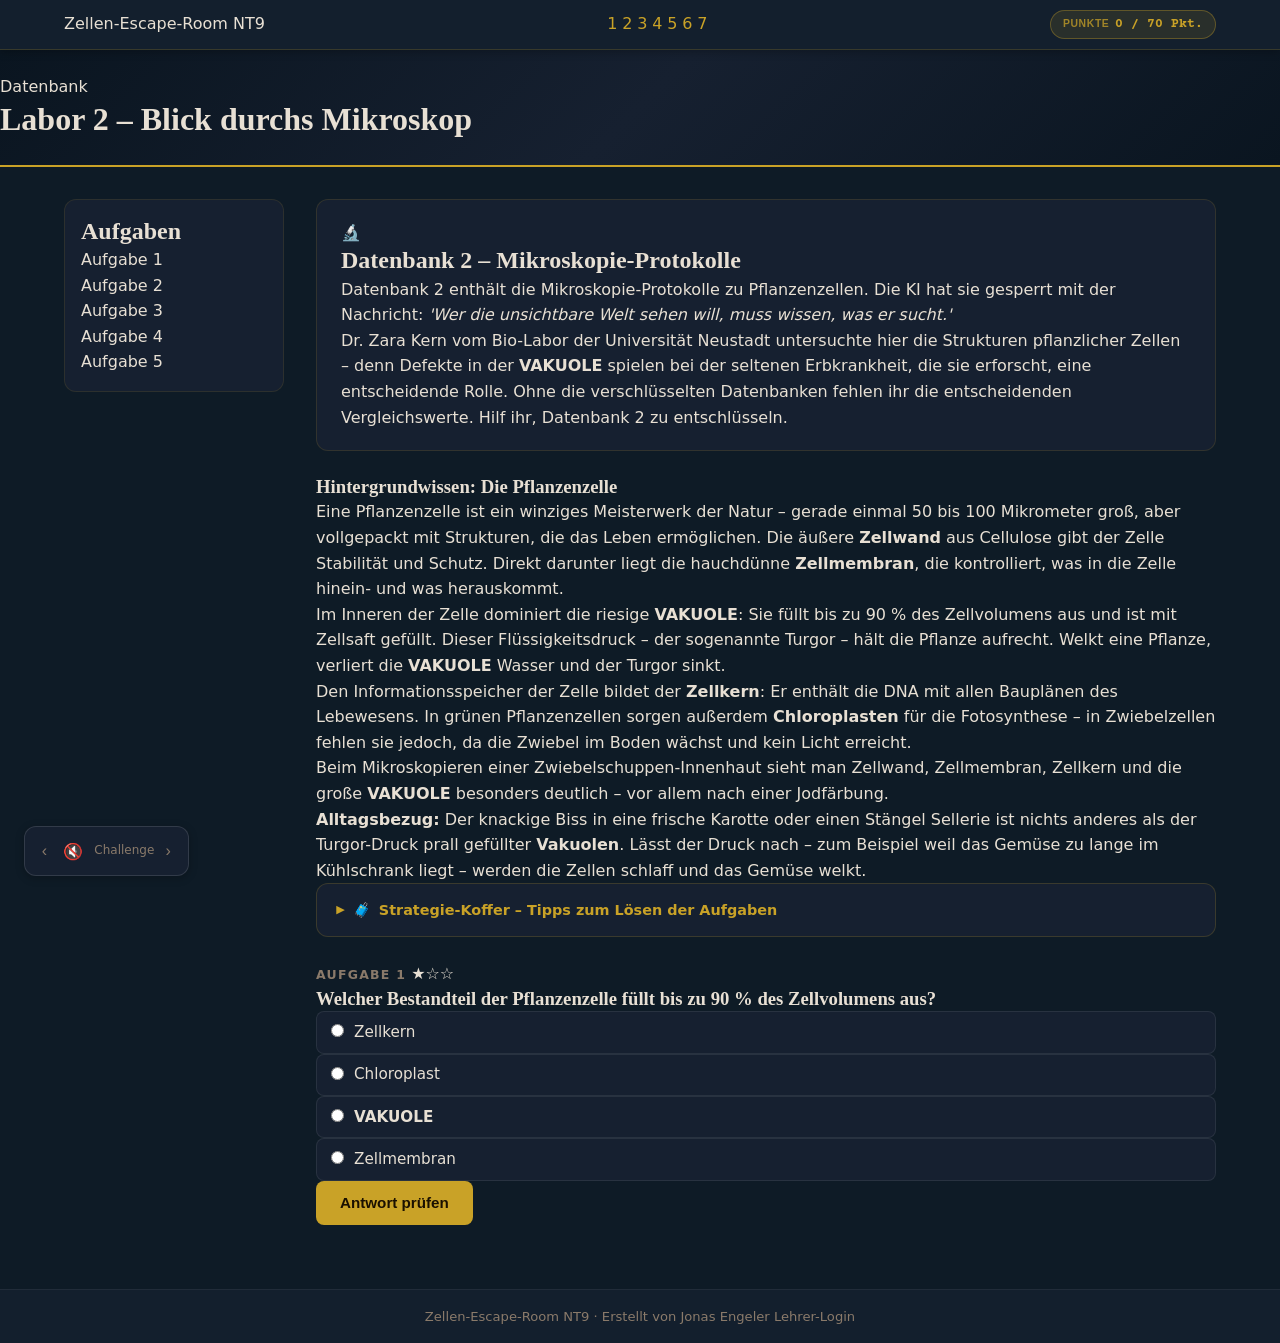
<file: labore/labor-02.html>
<!DOCTYPE html>
<html lang="de">
<head>
  <meta charset="UTF-8">
  <meta name="viewport" content="width=device-width, initial-scale=1.0">
  <title>Labor 2 – Blick durchs Mikroskop | Zellen-Escape-Room NT9</title>
  <link rel="preconnect" href="https://fonts.googleapis.com">
  <link rel="preconnect" href="https://fonts.gstatic.com" crossorigin>
  <link href="https://fonts.googleapis.com/css2?family=Special+Elite&family=Share+Tech+Mono&family=Courier+Prime:ital,wght@0,400;0,700;1,400&display=swap" rel="stylesheet">
  <link rel="stylesheet" href="../styles/main.css">
</head>
<body class="mappe-page">

  <!-- HEADER mit Chapter-Navigation -->
  <header class="site-header">
    <div class="header-inner">
      <div class="header-brand">
        <span class="header-title">Zellen-Escape-Room NT9</span>
      </div>
      <nav class="chapter-nav" aria-label="Kapitel-Navigation">
        <a href="labor-01.html" class="chapter-dot" data-chapter="1" title="Labor 1">1</a>
        <a href="labor-02.html" class="chapter-dot active" data-chapter="2" title="Labor 2">2</a>
        <a href="labor-03.html" class="chapter-dot locked" data-chapter="3" title="Labor 3">3</a>
        <a href="labor-04.html" class="chapter-dot locked" data-chapter="4" title="Labor 4">4</a>
        <a href="labor-05.html" class="chapter-dot locked" data-chapter="5" title="Labor 5">5</a>
        <a href="labor-06.html" class="chapter-dot locked" data-chapter="6" title="Labor 6">6</a>
        <a href="labor-07.html" class="chapter-dot locked" data-chapter="7" title="Labor 7">7</a>
      </nav>
    </div>
  </header>

  <!-- Banner -->
  <div class="mappe-banner">
    <span class="banner-label">Datenbank</span>
    <h1 class="banner-title">Labor 2 – Blick durchs Mikroskop</h1>
  </div>

  <!-- Layout -->
  <div class="layout-wrapper">

    <!-- Aufgaben-Sidebar -->
    <aside class="task-sidebar">
      <h2 class="sidebar-heading">Aufgaben</h2>
      <ol class="task-list">
        <li class="task-item active" data-task="1">
          <span class="task-label">Aufgabe 1</span>
          <span class="task-status"></span>
        </li>
        <li class="task-item locked" data-task="2">
          <span class="task-label">Aufgabe 2</span>
          <span class="task-status"></span>
        </li>
        <li class="task-item locked" data-task="3">
          <span class="task-label">Aufgabe 3</span>
          <span class="task-status"></span>
        </li>
        <li class="task-item locked" data-task="4">
          <span class="task-label">Aufgabe 4</span>
          <span class="task-status"></span>
        </li>
        <li class="task-item locked" data-task="5">
          <span class="task-label">Aufgabe 5</span>
          <span class="task-status"></span>
        </li>
      </ol>
    </aside>

    <!-- Hauptinhalt -->
    <main class="content-area">

      <!-- Narrativer Einstieg -->
      <section class="archive-context">
        <div class="archive-header">
          <span class="archive-icon">🔬</span>
          <h2 class="archive-heading">Datenbank 2 – Mikroskopie-Protokolle</h2>
        </div>
        <p class="archive-text">
          Datenbank 2 enthält die Mikroskopie-Protokolle zu Pflanzenzellen. Die KI hat sie gesperrt
          mit der Nachricht: <em>'Wer die unsichtbare Welt sehen will, muss wissen, was er sucht.'</em>
        </p>
        <p class="archive-text">
          Dr. Zara Kern vom Bio-Labor der Universität Neustadt untersuchte hier die Strukturen
          pflanzlicher Zellen – denn Defekte in der <strong>VAKUOLE</strong> spielen bei der seltenen
          Erbkrankheit, die sie erforscht, eine entscheidende Rolle. Ohne die verschlüsselten Datenbanken
          fehlen ihr die entscheidenden Vergleichswerte. Hilf ihr, Datenbank 2 zu entschlüsseln.
        </p>
      </section>

      <!-- Informationstext -->
      <section class="info-block">
        <h3 class="info-heading">Hintergrundwissen: Die Pflanzenzelle</h3>
        <div class="info-text">
          <p>
            Eine Pflanzenzelle ist ein winziges Meisterwerk der Natur – gerade einmal 50 bis 100 Mikrometer
            groß, aber vollgepackt mit Strukturen, die das Leben ermöglichen. Die äußere <strong>Zellwand</strong>
            aus Cellulose gibt der Zelle Stabilität und Schutz. Direkt darunter liegt die hauchdünne
            <strong>Zellmembran</strong>, die kontrolliert, was in die Zelle hinein- und was herauskommt.
          </p>
          <p>
            Im Inneren der Zelle dominiert die riesige <strong>VAKUOLE</strong>: Sie füllt bis zu 90 % des
            Zellvolumens aus und ist mit Zellsaft gefüllt. Dieser Flüssigkeitsdruck – der sogenannte
            Turgor – hält die Pflanze aufrecht. Welkt eine Pflanze, verliert die <strong>VAKUOLE</strong>
            Wasser und der Turgor sinkt.
          </p>
          <p>
            Den Informationsspeicher der Zelle bildet der <strong>Zellkern</strong>: Er enthält die DNA
            mit allen Bauplänen des Lebewesens. In grünen Pflanzenzellen sorgen außerdem
            <strong>Chloroplasten</strong> für die Fotosynthese – in Zwiebelzellen fehlen sie jedoch,
            da die Zwiebel im Boden wächst und kein Licht erreicht.
          </p>
          <p>
            Beim Mikroskopieren einer Zwiebelschuppen-Innenhaut sieht man Zellwand, Zellmembran,
            Zellkern und die große <strong>VAKUOLE</strong> besonders deutlich – vor allem nach einer
            Jodfärbung.
          </p>
          <p class="alltagsbezug">
            <strong>Alltagsbezug:</strong> Der knackige Biss in eine frische Karotte oder einen Stängel
            Sellerie ist nichts anderes als der Turgor-Druck prall gefüllter <strong>Vakuolen</strong>.
            Lässt der Druck nach – zum Beispiel weil das Gemüse zu lange im Kühlschrank liegt – werden
            die Zellen schlaff und das Gemüse welkt.
          </p>
        </div>
      </section>

      <!-- Strategie-Koffer -->
      <details class="strategie-koffer">
        <summary class="strategie-summary">
          <span class="koffer-icon">🧳</span> Strategie-Koffer – Tipps zum Lösen der Aufgaben
        </summary>
        <div class="strategie-inhalt">
          <ul>
            <li>Lies den Hintergrundtext sorgfältig – alle Antworten lassen sich daraus erschließen.</li>
            <li>Achte auf fett gedruckte Begriffe: Sie markieren wichtige Zellbestandteile.</li>
            <li>Bei Richtig/Falsch-Aufgaben: Überlege, ob eine Aussage <em>immer</em> gilt oder nur manchmal.</li>
            <li>Bei Zuordnungsaufgaben: Nutze die Schlüsselwörter im Text (z.&nbsp;B. 'Stabilität', 'kontrolliert', 'DNA', 'Turgor').</li>
            <li>Das Code-Wort ist der volumenmäßig größte Bestandteil der Pflanzenzelle – suche nach dem fett hervorgehobenen Begriff.</li>
          </ul>
        </div>
      </details>

      <!-- AUFGABE 1 -->
      <section id="task-1" class="task-block visible">
        <div class="task-header">
          <span class="task-number">Aufgabe 1</span>
          <span class="task-difficulty">★☆☆</span>
        </div>
        <h3 class="task-question">Welcher Bestandteil der Pflanzenzelle füllt bis zu 90 % des Zellvolumens aus?</h3>
        <form id="form-1" class="task-form">
          <label class="option-label">
            <input type="radio" name="q1" value="a">
            <span>Zellkern</span>
          </label>
          <label class="option-label">
            <input type="radio" name="q1" value="b">
            <span>Chloroplast</span>
          </label>
          <label class="option-label">
            <input type="radio" name="q1" value="c">
            <span><strong>VAKUOLE</strong></span>
          </label>
          <label class="option-label">
            <input type="radio" name="q1" value="d">
            <span>Zellmembran</span>
          </label>
        </form>
        <div class="task-actions">
          <button type="button" class="btn-check" onclick="checkTask1()">Antwort prüfen</button>
          <button type="button" id="next-btn-1" class="btn-next" style="display:none;" onclick="showTask(2)">
            Weiter zu Aufgabe 2 →
          </button>
        </div>
        <div id="feedback-1" class="feedback-box" style="display:none;"></div>
      </section>

      <!-- AUFGABE 2 -->
      <section id="task-2" class="task-block hidden">
        <div class="task-header">
          <span class="task-number">Aufgabe 2</span>
          <span class="task-difficulty">★☆☆</span>
        </div>
        <h3 class="task-question">Beurteile folgende Aussagen über die Pflanzenzelle:</h3>
        <form id="form-2" class="task-form">
          <table class="tf-table">
            <thead>
              <tr>
                <th>Aussage</th>
                <th>Richtig</th>
                <th>Falsch</th>
              </tr>
            </thead>
            <tbody>
              <tr>
                <td>Die Vakuole ist mit Zellsaft gefüllt.</td>
                <td><input type="radio" name="tf2-0" value="richtig"></td>
                <td><input type="radio" name="tf2-0" value="falsch"></td>
              </tr>
              <tr>
                <td>Die Zellwand besteht aus Cellulose.</td>
                <td><input type="radio" name="tf2-1" value="richtig"></td>
                <td><input type="radio" name="tf2-1" value="falsch"></td>
              </tr>
              <tr>
                <td>Alle Pflanzenzellen haben Chloroplasten.</td>
                <td><input type="radio" name="tf2-2" value="richtig"></td>
                <td><input type="radio" name="tf2-2" value="falsch"></td>
              </tr>
              <tr>
                <td>Zwiebelzellen haben Chloroplasten.</td>
                <td><input type="radio" name="tf2-3" value="richtig"></td>
                <td><input type="radio" name="tf2-3" value="falsch"></td>
              </tr>
            </tbody>
          </table>
        </form>
        <div class="task-actions">
          <button type="button" class="btn-check" onclick="checkTask2()">Antwort prüfen</button>
          <button type="button" id="next-btn-2" class="btn-next" style="display:none;" onclick="showTask(3)">
            Weiter zu Aufgabe 3 →
          </button>
        </div>
        <div id="feedback-2" class="feedback-box" style="display:none;"></div>
      </section>

      <!-- AUFGABE 3 -->
      <section id="task-3" class="task-block hidden">
        <div class="task-header">
          <span class="task-number">Aufgabe 3</span>
          <span class="task-difficulty">★☆☆</span>
        </div>
        <h3 class="task-question">Ordne jeden Zellbestandteil seiner Funktion zu.</h3>
        <form id="form-3" class="task-form zuordnung-form">
          <div class="zuordnung-row">
            <span class="zuordnung-term">Zellwand</span>
            <select name="z3-0" class="zuordnung-select">
              <option value="">– Funktion wählen –</option>
              <option value="a">Gibt der Zelle Stabilität und Schutz</option>
              <option value="b">Kontrolliert den Stofftransport in die und aus der Zelle</option>
              <option value="c">Enthält die DNA mit den Bauplänen des Lebewesens</option>
              <option value="d">Speichert Zellsaft und erzeugt den Turgor</option>
            </select>
          </div>
          <div class="zuordnung-row">
            <span class="zuordnung-term">Zellmembran</span>
            <select name="z3-1" class="zuordnung-select">
              <option value="">– Funktion wählen –</option>
              <option value="a">Gibt der Zelle Stabilität und Schutz</option>
              <option value="b">Kontrolliert den Stofftransport in die und aus der Zelle</option>
              <option value="c">Enthält die DNA mit den Bauplänen des Lebewesens</option>
              <option value="d">Speichert Zellsaft und erzeugt den Turgor</option>
            </select>
          </div>
          <div class="zuordnung-row">
            <span class="zuordnung-term">Zellkern</span>
            <select name="z3-2" class="zuordnung-select">
              <option value="">– Funktion wählen –</option>
              <option value="a">Gibt der Zelle Stabilität und Schutz</option>
              <option value="b">Kontrolliert den Stofftransport in die und aus der Zelle</option>
              <option value="c">Enthält die DNA mit den Bauplänen des Lebewesens</option>
              <option value="d">Speichert Zellsaft und erzeugt den Turgor</option>
            </select>
          </div>
          <div class="zuordnung-row">
            <span class="zuordnung-term">Vakuole</span>
            <select name="z3-3" class="zuordnung-select">
              <option value="">– Funktion wählen –</option>
              <option value="a">Gibt der Zelle Stabilität und Schutz</option>
              <option value="b">Kontrolliert den Stofftransport in die und aus der Zelle</option>
              <option value="c">Enthält die DNA mit den Bauplänen des Lebewesens</option>
              <option value="d">Speichert Zellsaft und erzeugt den Turgor</option>
            </select>
          </div>
        </form>
        <div class="task-actions">
          <button type="button" class="btn-check" onclick="checkTask3()">Antwort prüfen</button>
          <button type="button" id="next-btn-3" class="btn-next" style="display:none;" onclick="showTask(4)">
            Weiter zu Aufgabe 4 →
          </button>
        </div>
        <div id="feedback-3" class="feedback-box" style="display:none;"></div>
      </section>

      <!-- AUFGABE 4 -->
      <section id="task-4" class="task-block hidden">
        <div class="task-header">
          <span class="task-number">Aufgabe 4</span>
          <span class="task-difficulty">★★☆</span>
        </div>
        <h3 class="task-question">
          Eine Topfpflanze wurde mehrere Tage nicht gegossen. Ihre Blätter hängen schlaff herab.
          Welcher Vorgang erklärt dieses Welken am besten?
        </h3>
        <form id="form-4" class="task-form">
          <label class="option-label">
            <input type="radio" name="q4" value="a">
            <span>Die Zellwände der Blattzellen haben sich aufgelöst.</span>
          </label>
          <label class="option-label">
            <input type="radio" name="q4" value="b">
            <span>Die Vakuolen haben Wasser verloren, sodass der Turgor gesunken ist.</span>
          </label>
          <label class="option-label">
            <input type="radio" name="q4" value="c">
            <span>Die Chloroplasten haben aufgehört, Fotosynthese zu betreiben.</span>
          </label>
          <label class="option-label">
            <input type="radio" name="q4" value="d">
            <span>Die Zellkerne haben ihre DNA abgebaut.</span>
          </label>
        </form>
        <div class="task-actions">
          <button type="button" class="btn-check" onclick="checkTask4()">Antwort prüfen</button>
          <button type="button" id="next-btn-4" class="btn-next" style="display:none;" onclick="showTask(5)">
            Weiter zu Aufgabe 5 →
          </button>
        </div>
        <div id="feedback-4" class="feedback-box" style="display:none;"></div>
      </section>

      <!-- AUFGABE 5 -->
      <section id="task-5" class="task-block hidden">
        <div class="task-header">
          <span class="task-number">Aufgabe 5</span>
          <span class="task-difficulty">★★★</span>
        </div>
        <h3 class="task-question">
          Im Labor wird eine Zwiebelschuppen-Innenhaut zuerst ohne Färbung und dann mit
          Jodjodkalium-Lösung (Lugolsche Lösung) mikroskopiert. Nach der Zugabe der Lösung
          verfärben sich bestimmte Bereiche der Zellen blau-schwarz. Welche Schlussfolgerung
          ist korrekt?
        </h3>
        <form id="form-5" class="task-form">
          <label class="option-label">
            <input type="radio" name="q5" value="a">
            <span>Die Zellwände der Zwiebelzellen bestehen aus Stärke, die durch Jod nachgewiesen wird.</span>
          </label>
          <label class="option-label">
            <input type="radio" name="q5" value="b">
            <span>Die Zellmembran enthält Jod und wird deshalb sichtbar.</span>
          </label>
          <label class="option-label">
            <input type="radio" name="q5" value="c">
            <span>Jod bindet sich an die DNA im Zellkern und macht ihn dadurch sichtbar.</span>
          </label>
          <label class="option-label">
            <input type="radio" name="q5" value="d">
            <span>Der Zellsaft in der Vakuole enthält Stärke, die durch Jod blau-schwarz gefärbt wird.</span>
          </label>
        </form>
        <div class="task-actions">
          <button type="button" id="tipp1-btn-5" class="btn-tipp" onclick="showTipp(5, 1)">Tipp 1</button>
          <button type="button" id="tipp2-btn-5" class="btn-tipp" style="display:none;" onclick="showTipp(5, 2)">Tipp 2</button>
          <button type="button" class="btn-check" onclick="checkTask5()">Antwort prüfen</button>
          <button type="button" id="next-btn-5" class="btn-next" style="display:none;" onclick="showCodeSection()">
            Weiter zum Code →
          </button>
        </div>
        <div id="tipp-box-5" class="tipp-box" style="display:none;"></div>
        <div id="feedback-5" class="feedback-box" style="display:none;"></div>
      </section>

      <!-- CODE-EINGABE -->
      <section id="code-section" class="code-section" style="display:none;">
        <h2 class="code-heading">Datenbank entschlüsseln</h2>
        <p class="code-intro">
          Du hast alle Aufgaben gelöst! Das Code-Wort für Datenbank 2 ist ein zentraler
          Bestandteil der Pflanzenzelle – fett hervorgehoben im Informationstext.
          Gib es ein, um die Datenbank freizuschalten.
        </p>
        <div class="code-input-group">
          <input
            type="text"
            id="code-input"
            class="code-input"
            placeholder="Code-Wort eingeben …"
            autocomplete="off"
            autocorrect="off"
            autocapitalize="characters"
            spellcheck="false"
          >
          <button type="button" class="btn-code-check" onclick="checkCode()">Freischalten</button>
        </div>
        <div id="feedback-code" class="feedback-box" style="display:none;"></div>
      </section>

      <!-- DISKUSSIONS-BLOCK -->
      <section class="discussion-block" id="discussion-block" style="display:none;">
        <h2 class="discussion-heading">Zum Nachdenken und Diskutieren</h2>
        <div class="discussion-content">
          <p>
            Die Vakuole nimmt bis zu 90 % des Zellvolumens ein – eine bemerkenswert große Struktur
            für eine so kleine Zelle. Warum ist es aus evolutionärer Sicht vorteilhaft, dass
            Pflanzenzellen eine so riesige Vakuole besitzen? Welche Vor- und Nachteile könnte das haben?
          </p>
          <p>
            Überlege außerdem: Dr. Kern erforscht eine Erbkrankheit, bei der die Vakuole defekt ist.
            Welche Auswirkungen könnte ein Vakuolen-Defekt auf eine Pflanzenzelle haben?
          </p>
        </div>
      </section>

      <!-- EXKURS-BLOCK -->
      <section class="exkurs-block" id="exkurs-block" style="display:none;">
        <h2 class="exkurs-heading">Exkurs: Mikroskopie im Unterricht</h2>
        <div class="exkurs-content">
          <p>
            Möchtest du selbst eine Zwiebelschuppen-Innenhaut mikroskopieren? Der
            Landesbildungsserver Baden-Württemberg bietet Schritt-für-Schritt-Anleitungen
            und Arbeitsblätter zur Mikroskopie von Zwiebelzellen, Mundschleimhautzellen
            und weiteren Präparaten.
          </p>
          <a
            href="https://www.schule-bw.de/faecher-und-schularten/mathematisch-naturwissenschaftliche-faecher/biologie/unterrichtsmaterialien/7-10/zelle/mikro/praeparate.html"
            class="exkurs-link"
            target="_blank"
            rel="noopener noreferrer"
          >
            Präparate im Unterricht – schule-bw.de →
          </a>
        </div>
      </section>

    </main>
  </div>

  <!-- FOOTER -->
  <footer class="site-footer">
    <div class="footer-inner">
      <span class="footer-credits">Zellen-Escape-Room NT9 · Erstellt von Jonas Engeler</span>
      <a href="../lehrer.html" class="footer-link">Lehrer-Login</a>
    </div>
  </footer>

  <script src="../scripts/app.js"></script>
  <script>
    var _at1 = 0, _at2 = 0, _at3 = 0, _at4 = 0, _at5 = 0;
    // Initialisierung
    const MAPPE_CODE = 'VAKUOLE';
    initApp(2, 5);

    // ── Hilfsfunktionen ──────────────────────────────────────────────

    function showFeedback(n, isCorrect, msg) {
      const box = document.getElementById('feedback-' + n);
      if (!box) return;
      box.className = 'feedback-box ' + (isCorrect ? 'feedback-correct' : 'feedback-wrong');
      box.textContent = msg;
      box.style.display = 'block';
    }

    function showTask(n) {
      const el = document.getElementById('task-' + n);
      if (el) {
        el.classList.remove('hidden');
        el.classList.add('visible');
        el.scrollIntoView({ behavior: 'smooth', block: 'start' });
      }
    }

    function showCodeSection() {
      const cs = document.getElementById('code-section');
      if (cs) {
        cs.style.display = 'block';
        cs.scrollIntoView({ behavior: 'smooth', block: 'start' });
      }
    }

    function completeTask(n) {
      document.getElementById('task-' + n)?.classList.add('completed');
      const nb = document.getElementById('next-btn-' + n);
      if (nb) nb.style.display = 'inline-flex';
      const si = document.querySelector('.task-list [data-task="' + n + '"] .task-status');
      if (si) si.textContent = '✓';
      document.querySelector('.task-list [data-task="' + n + '"]')?.classList.replace('active', 'completed');
      const nextItem = document.querySelector('.task-list [data-task="' + (n + 1) + '"]');
      if (nextItem) {
        nextItem.classList.remove('locked');
        const ns = nextItem.querySelector('.task-status');
        if (ns) ns.textContent = '';
      }
      if (typeof playSound === 'function') playSound('correct');
      if (typeof showStamp === 'function') showStamp(n);
    }

    // ── Aufgabe 1: Multiple Choice ───────────────────────────────────

    function checkTask1() {
      const selected = document.querySelector('input[name="q1"]:checked');
      if (!selected) {
        showFeedback(1, false, 'Bitte wähle eine Antwort aus.');
        return;
      }
      if (selected.value === 'c') {
        showFeedback(1, true, 'Richtig! Die Vakuole ist der volumenmäßig größte Bestandteil einer Pflanzenzelle – sie kann bis zu 90 % des Zellinneren einnehmen und ist mit Zellsaft gefüllt.');
        var _pts = _at1 === 0 ? 2 : _at1 === 1 ? 1 : 0;
        if (typeof awardPoints === 'function') awardPoints(2, 1, _pts);
        completeTask(1);
      } else {
        _at1++;
        showFeedback(1, false, 'Das ist leider nicht korrekt. Lies den Abschnitt über die Vakuole noch einmal: Welcher Bestandteil wird dort als besonders groß beschrieben?');
      }
    }

    // ── Aufgabe 2: Richtig/Falsch ────────────────────────────────────

    function checkTask2() {
      const answers = [
        { name: 'tf2-0', correct: 'richtig' },
        { name: 'tf2-1', correct: 'richtig' },
        { name: 'tf2-2', correct: 'falsch' },
        { name: 'tf2-3', correct: 'falsch' }
      ];
      let allAnswered = true;
      let allCorrect = true;
      for (const a of answers) {
        const sel = document.querySelector('input[name="' + a.name + '"]:checked');
        if (!sel) { allAnswered = false; break; }
        if (sel.value !== a.correct) allCorrect = false;
      }
      if (!allAnswered) {
        showFeedback(2, false, 'Bitte beantworte alle Aussagen.');
        return;
      }
      if (allCorrect) {
        showFeedback(2, true, 'Sehr gut! Die Vakuole enthält tatsächlich Zellsaft, und die Zellwand ist aus Cellulose aufgebaut. Zwiebelzellen und andere Zellen, die kein Licht bekommen, besitzen keine Chloroplasten – Fotosynthese findet dort nicht statt.');
        var _pts = _at2 === 0 ? 2 : _at2 === 1 ? 1 : 0;
        if (typeof awardPoints === 'function') awardPoints(2, 2, _pts);
        completeTask(2);
      } else {
        _at2++;
        showFeedback(2, false, 'Nicht ganz richtig. Denke daran: Chloroplasten brauchen Licht für die Fotosynthese. Die Zwiebel wächst im Boden – hat sie dort Licht? Und was steht im Text über den Inhalt der Vakuole?');
      }
    }

    // ── Aufgabe 3: Zuordnung ─────────────────────────────────────────

    function checkTask3() {
      // Richtige Zuordnung: Zellwand=a, Zellmembran=b, Zellkern=c, Vakuole=d
      const correct = ['a', 'b', 'c', 'd'];
      const names = ['z3-0', 'z3-1', 'z3-2', 'z3-3'];
      let allSelected = true;
      let allCorrect = true;
      for (let i = 0; i < names.length; i++) {
        const sel = document.querySelector('select[name="' + names[i] + '"]');
        if (!sel || sel.value === '') { allSelected = false; break; }
        if (sel.value !== correct[i]) allCorrect = false;
      }
      if (!allSelected) {
        showFeedback(3, false, 'Bitte ordne alle Zellbestandteile einer Funktion zu.');
        return;
      }
      if (allCorrect) {
        showFeedback(3, true, 'Perfekt zugeordnet! Jeder Bestandteil hat eine klar abgrenzbare Aufgabe: Die Zellwand schützt, die Membran reguliert, der Zellkern steuert und die Vakuole hält den Druck aufrecht.');
        var _pts = _at3 === 0 ? 2 : _at3 === 1 ? 1 : 0;
        if (typeof awardPoints === 'function') awardPoints(2, 3, _pts);
        completeTask(3);
      } else {
        _at3++;
        showFeedback(3, false, 'Eine oder mehrere Zuordnungen stimmen nicht. Schau dir die Beschreibungen im Text noch einmal an – achte besonders auf die Wörter "Stabilität", "kontrolliert", "DNA" und "Turgor".');
      }
    }

    // ── Aufgabe 4: Multiple Choice (Schlussfolgernd) ─────────────────

    function checkTask4() {
      const selected = document.querySelector('input[name="q4"]:checked');
      if (!selected) {
        showFeedback(4, false, 'Bitte wähle eine Antwort aus.');
        return;
      }
      if (selected.value === 'b') {
        showFeedback(4, true, 'Genau! Wenn die Vakuolen Wasser verlieren, sinkt der Flüssigkeitsdruck (Turgor). Ohne diesen Druck können die Zellen die Pflanze nicht mehr aufrecht halten – sie welkt. Giessen wir die Pflanze wieder, füllen sich die Vakuolen und der Turgor steigt erneut.');
        var _pts = _at4 === 0 ? 2 : _at4 === 1 ? 1 : 0;
        if (typeof awardPoints === 'function') awardPoints(2, 4, _pts);
        completeTask(4);
      } else {
        _at4++;
        showFeedback(4, false, 'Das trifft den Kern des Problems nicht. Die Zellwand bleibt stabil, auch wenn die Pflanze welkt. Überlege: Welcher Bestandteil sorgt laut Text dafür, dass die Pflanze aufrecht steht – und was passiert, wenn er Wasser verliert?');
      }
    }

    // ── Aufgabe 5: Multiple Choice mit Tipps ─────────────────────────

    var tipp5Level = 0;

    function showTipp(taskNr, level) {
      const tipps = {
        1: 'Jodjodkalium-Lösung (Lugolsche Lösung) ist ein Reagenz zum Nachweis eines bestimmten Nährstoffs. Welcher Nährstoff wird damit nachgewiesen?',
        2: 'Jod weist Stärke nach – die typische Reaktion ist eine blau-schwarze Färbung. In welchem Zellbestandteil werden Reservestoffe wie Stärke gespeichert?'
      };
      const box = document.getElementById('tipp-box-' + taskNr);
      if (!box) return;
      box.textContent = tipps[level] || '';
      box.style.display = 'block';
      tipp5Level = level;
      if (level === 1) {
        const btn2 = document.getElementById('tipp2-btn-' + taskNr);
        if (btn2) btn2.style.display = 'inline-flex';
      }
    }

    function checkTask5() {
      const selected = document.querySelector('input[name="q5"]:checked');
      if (!selected) {
        showFeedback(5, false, 'Bitte wähle eine Antwort aus.');
        return;
      }
      if (selected.value === 'd') {
        showFeedback(5, true, 'Sehr gut kombiniert! Jod (Lugolsche Lösung) ist ein klassischer Nachweisreagenz für Stärke: Die Jodmoleküle lagern sich in die spiralförmige Stärkestruktur ein und erzeugen so die charakteristische blau-schwarze Färbung. Da Zwiebelzellen in der Vakuole Stärke als Reservestoff speichern, verfärbt sich die Vakuole besonders deutlich. Die Zellwand besteht aus Cellulose, nicht aus Stärke, und reagiert mit Jod anders.');
        var _pts = _at5 === 0 ? 2 : _at5 === 1 ? 1 : 0;
        if (typeof awardPoints === 'function') awardPoints(2, 5, _pts);
        completeTask(5);
        // Diskussions- und Exkurs-Block einblenden
        const db = document.getElementById('discussion-block');
        if (db) db.style.display = 'block';
        const eb = document.getElementById('exkurs-block');
        if (eb) eb.style.display = 'block';
      } else {
        _at5++;
        showFeedback(5, false, 'Das ist nicht ganz richtig. Überlege: Wofür wird Jodjodkalium-Lösung in der Biologie typischerweise verwendet? Und welcher Bestandteil der Zwiebelzelle speichert Reservestoffe?');
      }
    }

    // ── Code-Eingabe ─────────────────────────────────────────────────

    function checkCode() {
      const input = document.getElementById('code-input');
      if (!input) return;
      const entered = input.value.trim().toUpperCase();
      const box = document.getElementById('feedback-code');
      if (entered === MAPPE_CODE) {
        if (typeof playSound === 'function') playSound('unlock');
        if (typeof unlockNextMappe === 'function') unlockNextMappe(2);
      } else {
        if (box) {
          box.className = 'feedback-box feedback-wrong';
          box.textContent = 'Das Code-Wort ist nicht korrekt. Tipp: Suche nach dem volumenmäßig größten Bestandteil der Pflanzenzelle – er ist im Text fett hervorgehoben.';
          box.style.display = 'block';
        }
        if (typeof playSound === 'function') playSound('wrong');
      }
    }

    // Code-Eingabe auch per Enter-Taste auslösen
    document.addEventListener('DOMContentLoaded', function () {
      const ci = document.getElementById('code-input');
      if (ci) {
        ci.addEventListener('keydown', function (e) {
          if (e.key === 'Enter') checkCode();
        });
      }
    });
  </script>
</body>
</html>
</file>
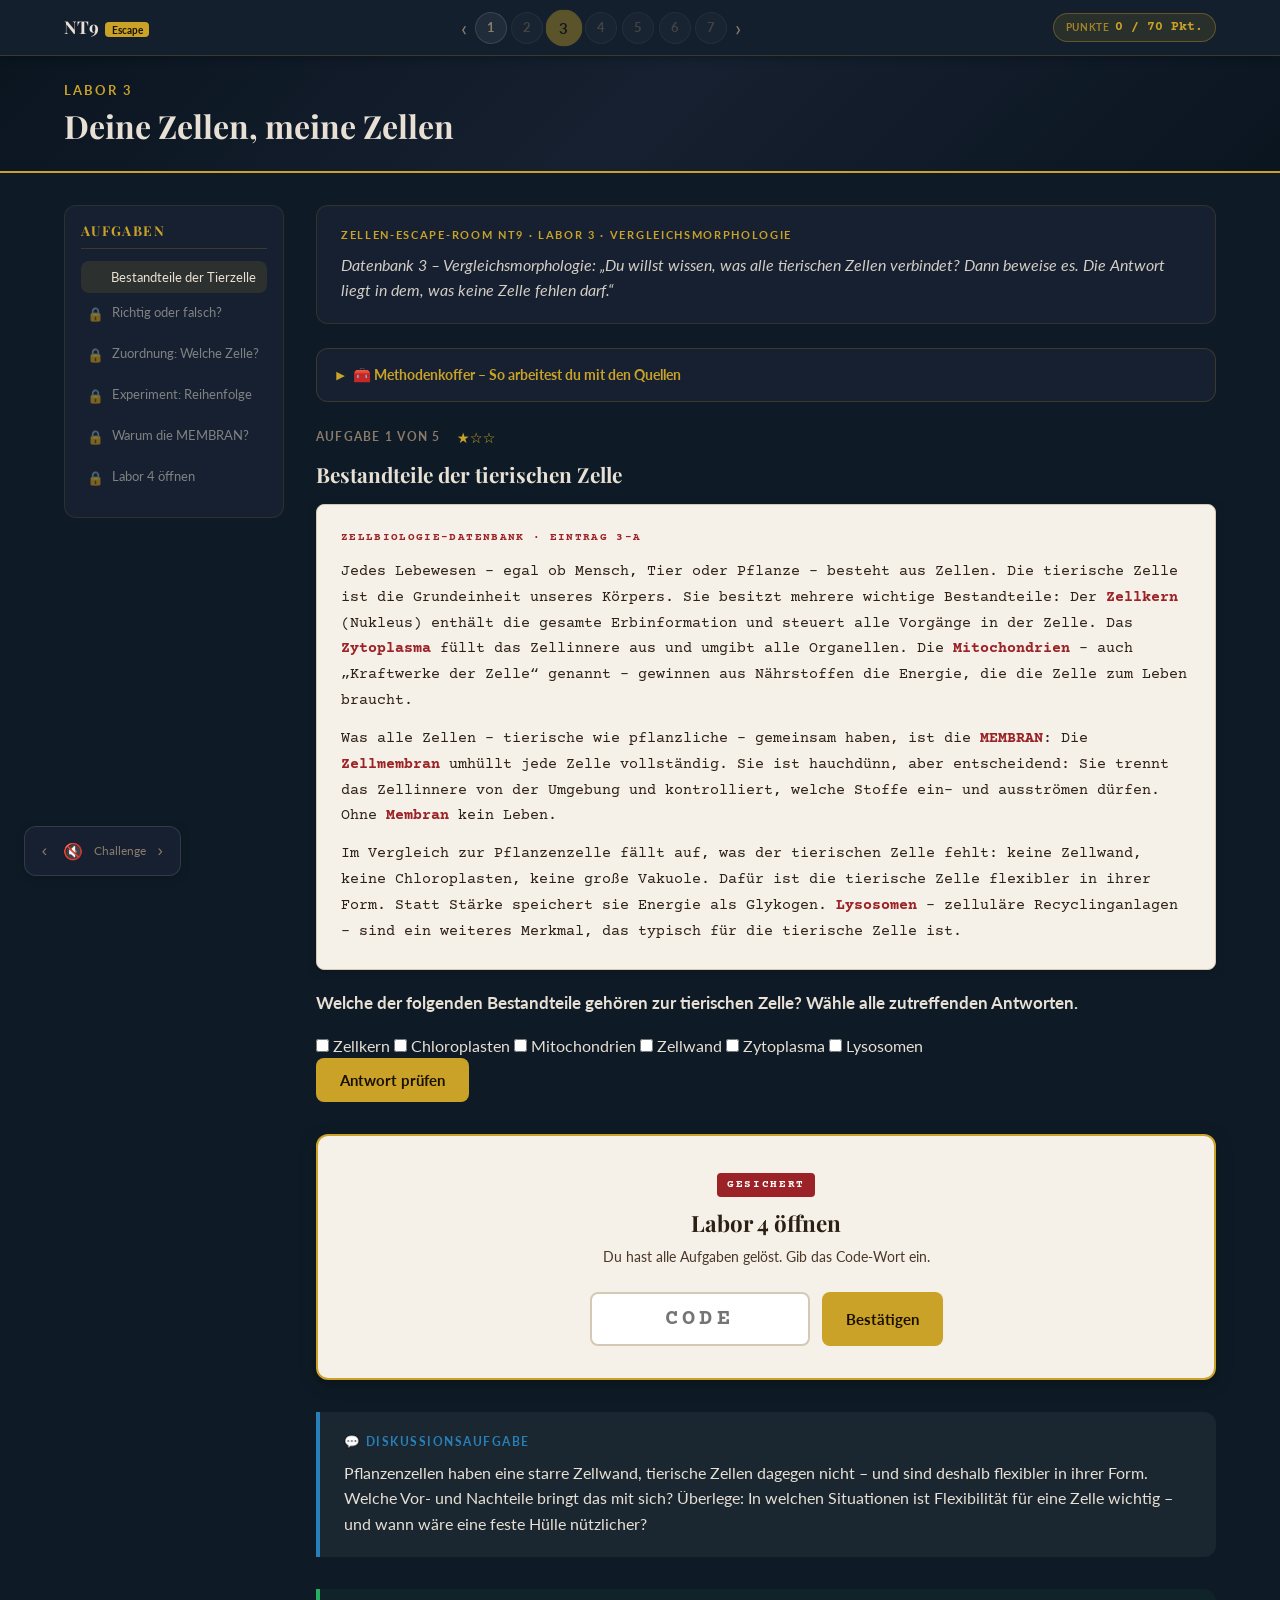
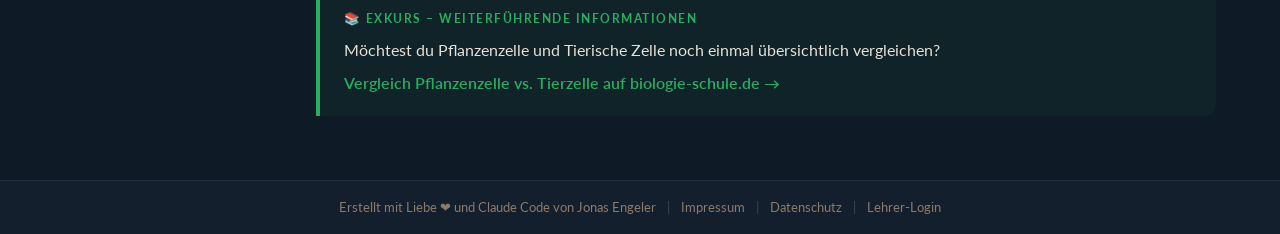
<file: labore/labor-03.html>
<!DOCTYPE html>
<html lang="de">
<head>
  <meta charset="UTF-8">
  <meta name="viewport" content="width=device-width, initial-scale=1.0">
  <title>Zellen-Escape-Room NT9 – Labor 3: Deine Zellen, meine Zellen</title>
  <link rel="preconnect" href="https://fonts.googleapis.com">
  <link href="https://fonts.googleapis.com/css2?family=Playfair+Display:wght@400;700&family=Lato:wght@300;400;700&family=Courier+Prime:wght@400;700&display=swap" rel="stylesheet">
  <link rel="stylesheet" href="../styles/main.css">
</head>
<body class="mappe-page">

<header class="site-header">
  <div class="header-inner">
    <a href="../index.html" class="site-logo">NT9<span class="logo-badge">Escape</span></a>
    <nav class="chapter-nav" aria-label="Kapitel-Navigation">
      <a href="#" class="nav-arrow" id="prev-mappe">‹</a>
      <div class="chapter-circles">
        <a href="labor-01.html" class="chapter-circle" data-mappe="1" data-title="Labor 1">1</a>
        <a href="labor-02.html" class="chapter-circle" data-mappe="2" data-title="Labor 2">2</a>
        <a href="labor-03.html" class="chapter-circle active" data-mappe="3" data-title="Labor 3">3</a>
        <a href="labor-04.html" class="chapter-circle" data-mappe="4" data-title="Labor 4">4</a>
        <a href="labor-05.html" class="chapter-circle" data-mappe="5" data-title="Labor 5">5</a>
        <a href="labor-06.html" class="chapter-circle" data-mappe="6" data-title="Labor 6">6</a>
        <a href="labor-07.html" class="chapter-circle" data-mappe="7" data-title="Labor 7">7</a>
      </div>
      <a href="#" class="nav-arrow" id="next-mappe">›</a>
    </nav>
    <button class="sidebar-toggle" id="sidebar-toggle" aria-label="Aufgaben ein-/ausblenden">☰</button>
  </div>
</header>

<div class="mappe-banner">
  <div class="mappe-banner-inner">
    <span class="mappe-label">Labor 3</span>
    <h1>Deine Zellen, meine Zellen</h1>
  </div>
</div>

<div class="layout-wrapper">

  <!-- SIDEBAR -->
  <aside class="task-sidebar" id="task-sidebar">
    <h2 class="sidebar-title">Aufgaben</h2>
    <ul class="task-list">
      <li class="task-nav-item active" data-task="1">
        <span class="task-status"></span>
        <span class="task-nav-title">Bestandteile der Tierzelle</span>
      </li>
      <li class="task-nav-item locked" data-task="2">
        <span class="task-status">🔒</span>
        <span class="task-nav-title">Richtig oder falsch?</span>
      </li>
      <li class="task-nav-item locked" data-task="3">
        <span class="task-status">🔒</span>
        <span class="task-nav-title">Zuordnung: Welche Zelle?</span>
      </li>
      <li class="task-nav-item locked" data-task="4">
        <span class="task-status">🔒</span>
        <span class="task-nav-title">Experiment: Reihenfolge</span>
      </li>
      <li class="task-nav-item locked" data-task="5">
        <span class="task-status">🔒</span>
        <span class="task-nav-title">Warum die MEMBRAN?</span>
      </li>
      <li class="task-nav-item locked" data-task="code">
        <span class="task-status">🔒</span>
        <span class="task-nav-title">Labor 4 öffnen</span>
      </li>
    </ul>
  </aside>

  <main class="content-area">

    <!-- ARCHIV-KONTEXT -->
    <div class="archive-context">
      <div class="archive-stamp">Zellen-Escape-Room NT9 · Labor 3 · Vergleichsmorphologie</div>
      <p class="context-text">Datenbank 3 – Vergleichsmorphologie: &bdquo;Du willst wissen, was alle tierischen Zellen verbindet? Dann beweise es. Die Antwort liegt in dem, was keine Zelle fehlen darf.&ldquo;</p>
    </div>

    <!-- STRATEGIEKOFFER -->
    <details class="strategie-koffer">
      <summary>🧰 Methodenkoffer – So arbeitest du mit den Quellen</summary>
      <div class="strategie-koffer-body">
        <div class="strategie-item"><strong>Zweimal lesen:</strong> Beim ersten Lesen verschaffe dir einen Überblick. Beim zweiten markiere wichtige Stellen.</div>
        <div class="strategie-item"><strong>Vergleichen:</strong> Was haben Pflanzen- und Tierzelle gemeinsam? Was unterscheidet sie? Nutze die Tabelle als Hilfsmittel.</div>
        <div class="strategie-item"><strong>Widersprüche suchen:</strong> Stimmt das, was du liest, mit dem überein, was du bereits weißt?</div>
        <div class="strategie-item"><strong>In eigenen Worten:</strong> Formuliere den Kerngedanken in 1–2 eigenen Sätzen.</div>
      </div>
    </details>

    <!-- ======================================================
         AUFGABE 1 – Mehrfachauswahl: Bestandteile Tierzelle
         ====================================================== -->
    <div class="task-block visible" id="task-1">
      <div class="task-block-header">
        <div class="task-meta">
          <span class="task-number">Aufgabe 1 von 5</span>
          <span class="difficulty" title="Einfach">★☆☆</span>
        </div>
      </div>
      <h2 class="task-title-h2">Bestandteile der tierischen Zelle</h2>

      <div class="document-card">
        <div class="document-stamp">Zellbiologie-Datenbank · Eintrag 3-A</div>
        <div class="document-text">
          <p>Jedes Lebewesen – egal ob Mensch, Tier oder Pflanze – besteht aus Zellen. Die tierische Zelle ist die Grundeinheit unseres Körpers. Sie besitzt mehrere wichtige Bestandteile: Der <strong>Zellkern</strong> (Nukleus) enthält die gesamte Erbinformation und steuert alle Vorgänge in der Zelle. Das <strong>Zytoplasma</strong> füllt das Zellinnere aus und umgibt alle Organellen. Die <strong>Mitochondrien</strong> – auch &bdquo;Kraftwerke der Zelle&ldquo; genannt – gewinnen aus Nährstoffen die Energie, die die Zelle zum Leben braucht.</p>
          <p>Was alle Zellen – tierische wie pflanzliche – gemeinsam haben, ist die <strong>MEMBRAN</strong>: Die <strong>Zellmembran</strong> umhüllt jede Zelle vollständig. Sie ist hauchdünn, aber entscheidend: Sie trennt das Zellinnere von der Umgebung und kontrolliert, welche Stoffe ein- und ausströmen dürfen. Ohne <strong>Membran</strong> kein Leben.</p>
          <p>Im Vergleich zur Pflanzenzelle fällt auf, was der tierischen Zelle fehlt: keine Zellwand, keine Chloroplasten, keine große Vakuole. Dafür ist die tierische Zelle flexibler in ihrer Form. Statt Stärke speichert sie Energie als Glykogen. <strong>Lysosomen</strong> – zelluläre Recyclinganlagen – sind ein weiteres Merkmal, das typisch für die tierische Zelle ist.</p>
        </div>
      </div>

      <div class="question-block">
        <p class="question-text">Welche der folgenden Bestandteile gehören zur tierischen Zelle? Wähle alle zutreffenden Antworten.</p>
        <div class="checkbox-group">
          <label class="checkbox-option">
            <input type="checkbox" name="q1" value="a"> Zellkern
          </label>
          <label class="checkbox-option">
            <input type="checkbox" name="q1" value="b"> Chloroplasten
          </label>
          <label class="checkbox-option">
            <input type="checkbox" name="q1" value="c"> Mitochondrien
          </label>
          <label class="checkbox-option">
            <input type="checkbox" name="q1" value="d"> Zellwand
          </label>
          <label class="checkbox-option">
            <input type="checkbox" name="q1" value="e"> Zytoplasma
          </label>
          <label class="checkbox-option">
            <input type="checkbox" name="q1" value="f"> Lysosomen
          </label>
        </div>
        <button class="btn-check" onclick="checkTask1()">Antwort prüfen</button>
      </div>

      <div class="feedback-area" id="feedback-1"></div>
      <button class="btn-next" id="next-btn-1" style="display:none;" onclick="showTask(2)">
        Weiter zu Aufgabe 2 →
      </button>
    </div>

    <!-- ======================================================
         AUFGABE 2 – Richtig/Falsch-Tabelle
         ====================================================== -->
    <div class="task-block" id="task-2">
      <div class="task-block-header">
        <div class="task-meta">
          <span class="task-number">Aufgabe 2 von 5</span>
          <span class="difficulty" title="Einfach">★☆☆</span>
        </div>
      </div>
      <h2 class="task-title-h2">Richtig oder falsch?</h2>

      <div class="document-card">
        <div class="document-stamp">Zellbiologie-Datenbank · Eintrag 3-B · Vergleichstabelle</div>
        <div class="document-text">
          <table class="vergleich-tabelle">
            <thead>
              <tr>
                <th>Bestandteil</th>
                <th>Pflanzenzelle</th>
                <th>Tierische Zelle</th>
              </tr>
            </thead>
            <tbody>
              <tr><td>Zellmembran</td><td>✓</td><td>✓</td></tr>
              <tr><td>Zellwand</td><td>✓</td><td>✗</td></tr>
              <tr><td>Zellkern</td><td>✓</td><td>✓</td></tr>
              <tr><td>Vakuole (groß)</td><td>✓</td><td>✗</td></tr>
              <tr><td>Chloroplasten</td><td>✓</td><td>✗</td></tr>
              <tr><td>Mitochondrien</td><td>✓</td><td>✓</td></tr>
              <tr><td>Lysosomen</td><td>✗</td><td>✓</td></tr>
              <tr><td>Zytoplasma</td><td>✓</td><td>✓</td></tr>
            </tbody>
          </table>
        </div>
      </div>

      <div class="question-block">
        <p class="question-text">Richtig oder falsch? Beurteil die folgenden Aussagen über Tier- und Pflanzenzellen.</p>
        <div class="rf-table">
          <div class="rf-row">
            <span class="rf-text">Zellmembran und Zellkern kommen sowohl in Tier- als auch in Pflanzenzellen vor.</span>
            <div class="rf-radios">
              <label><input type="radio" name="rf2-a" value="true"> Richtig</label>
              <label><input type="radio" name="rf2-a" value="false"> Falsch</label>
            </div>
          </div>
          <div class="rf-row">
            <span class="rf-text">Die tierische Zelle besitzt eine starre Zellwand, die ihr eine feste Form gibt.</span>
            <div class="rf-radios">
              <label><input type="radio" name="rf2-b" value="true"> Richtig</label>
              <label><input type="radio" name="rf2-b" value="false"> Falsch</label>
            </div>
          </div>
          <div class="rf-row">
            <span class="rf-text">Mitochondrien kommen in beiden Zelltypen vor.</span>
            <div class="rf-radios">
              <label><input type="radio" name="rf2-c" value="true"> Richtig</label>
              <label><input type="radio" name="rf2-c" value="false"> Falsch</label>
            </div>
          </div>
          <div class="rf-row">
            <span class="rf-text">Chloroplasten ermöglichen der Pflanzenzelle die Fotosynthese und fehlen der tierischen Zelle.</span>
            <div class="rf-radios">
              <label><input type="radio" name="rf2-d" value="true"> Richtig</label>
              <label><input type="radio" name="rf2-d" value="false"> Falsch</label>
            </div>
          </div>
          <div class="rf-row">
            <span class="rf-text">Die tierische Zelle speichert Energie in Form von Stärke.</span>
            <div class="rf-radios">
              <label><input type="radio" name="rf2-e" value="true"> Richtig</label>
              <label><input type="radio" name="rf2-e" value="false"> Falsch</label>
            </div>
          </div>
        </div>
        <button class="btn-check" onclick="checkTask2()">Antwort prüfen</button>
      </div>

      <div class="feedback-area" id="feedback-2"></div>
      <button class="btn-next" id="next-btn-2" style="display:none;" onclick="showTask(3)">
        Weiter zu Aufgabe 3 →
      </button>
    </div>

    <!-- ======================================================
         AUFGABE 3 – Zuordnung per Select
         ====================================================== -->
    <div class="task-block" id="task-3">
      <div class="task-block-header">
        <div class="task-meta">
          <span class="task-number">Aufgabe 3 von 5</span>
          <span class="difficulty" title="Mittel">★★☆</span>
        </div>
      </div>
      <h2 class="task-title-h2">Zuordnung: Welche Zelle?</h2>

      <div class="document-card">
        <div class="document-stamp">Zellbiologie-Datenbank · Eintrag 3-C · Organellen-Übersicht</div>
        <div class="document-text">
          <p>Jede Zellstruktur hat ihren spezifischen Platz: Manche Bestandteile kommen nur in der Pflanzenzelle vor, andere nur in der tierischen Zelle – und einige teilen beide Zelltypen. Benutze dein Wissen aus dem Text und der Vergleichstabelle.</p>
        </div>
      </div>

      <div class="question-block">
        <p class="question-text">Ordne jeden Bestandteil der richtigen Kategorie zu.</p>
        <div class="zuordnung-group">
          <div class="zuordnung-row">
            <span class="zuordnung-label">Zellwand</span>
            <select name="z3-1" class="zuordnung-select">
              <option value="">– bitte wählen –</option>
              <option value="nur_pflanze">Nur Pflanzenzelle</option>
              <option value="nur_tier">Nur Tierische Zelle</option>
              <option value="beide">Beide Zelltypen</option>
            </select>
          </div>
          <div class="zuordnung-row">
            <span class="zuordnung-label">Chloroplasten</span>
            <select name="z3-2" class="zuordnung-select">
              <option value="">– bitte wählen –</option>
              <option value="nur_pflanze">Nur Pflanzenzelle</option>
              <option value="nur_tier">Nur Tierische Zelle</option>
              <option value="beide">Beide Zelltypen</option>
            </select>
          </div>
          <div class="zuordnung-row">
            <span class="zuordnung-label">Vakuole (groß)</span>
            <select name="z3-3" class="zuordnung-select">
              <option value="">– bitte wählen –</option>
              <option value="nur_pflanze">Nur Pflanzenzelle</option>
              <option value="nur_tier">Nur Tierische Zelle</option>
              <option value="beide">Beide Zelltypen</option>
            </select>
          </div>
          <div class="zuordnung-row">
            <span class="zuordnung-label">Lysosomen</span>
            <select name="z3-4" class="zuordnung-select">
              <option value="">– bitte wählen –</option>
              <option value="nur_pflanze">Nur Pflanzenzelle</option>
              <option value="nur_tier">Nur Tierische Zelle</option>
              <option value="beide">Beide Zelltypen</option>
            </select>
          </div>
          <div class="zuordnung-row">
            <span class="zuordnung-label">Zellmembran</span>
            <select name="z3-5" class="zuordnung-select">
              <option value="">– bitte wählen –</option>
              <option value="nur_pflanze">Nur Pflanzenzelle</option>
              <option value="nur_tier">Nur Tierische Zelle</option>
              <option value="beide">Beide Zelltypen</option>
            </select>
          </div>
          <div class="zuordnung-row">
            <span class="zuordnung-label">Zellkern</span>
            <select name="z3-6" class="zuordnung-select">
              <option value="">– bitte wählen –</option>
              <option value="nur_pflanze">Nur Pflanzenzelle</option>
              <option value="nur_tier">Nur Tierische Zelle</option>
              <option value="beide">Beide Zelltypen</option>
            </select>
          </div>
          <div class="zuordnung-row">
            <span class="zuordnung-label">Mitochondrien</span>
            <select name="z3-7" class="zuordnung-select">
              <option value="">– bitte wählen –</option>
              <option value="nur_pflanze">Nur Pflanzenzelle</option>
              <option value="nur_tier">Nur Tierische Zelle</option>
              <option value="beide">Beide Zelltypen</option>
            </select>
          </div>
          <div class="zuordnung-row">
            <span class="zuordnung-label">Zytoplasma</span>
            <select name="z3-8" class="zuordnung-select">
              <option value="">– bitte wählen –</option>
              <option value="nur_pflanze">Nur Pflanzenzelle</option>
              <option value="nur_tier">Nur Tierische Zelle</option>
              <option value="beide">Beide Zelltypen</option>
            </select>
          </div>
        </div>
        <button class="btn-check" onclick="checkTask3()">Antwort prüfen</button>
      </div>

      <div class="feedback-area" id="feedback-3"></div>
      <button class="btn-next" id="next-btn-3" style="display:none;" onclick="showTask(4)">
        Weiter zu Aufgabe 4 →
      </button>
    </div>

    <!-- ======================================================
         AUFGABE 4 – Sortierung: Mundschleimhaut-Experiment
         ====================================================== -->
    <div class="task-block" id="task-4">
      <div class="task-block-header">
        <div class="task-meta">
          <span class="task-number">Aufgabe 4 von 5</span>
          <span class="difficulty" title="Mittel">★★☆</span>
        </div>
      </div>
      <h2 class="task-title-h2">Mundschleimhaut-Experiment: Schritte in die richtige Reihenfolge</h2>

      <div class="document-card">
        <div class="document-stamp">Zellbiologie-Datenbank · Eintrag 3-D · Laborprotokoll</div>
        <div class="document-text">
          <p>Du trägst in deinem Körper Billionen von Zellen – und du kannst eine davon ganz einfach selbst unter das Mikroskop legen! Bei der Mundschleimhautprobe streichst du mit einem Wattestäbchen vorsichtig an der Innenseite deiner Wange entlang. Die abgelösten Epithelzellen überträgst du auf einen Objektträger und färbst sie mit Methylenblau an. Unter dem Mikroskop erkennst du dann deutlich den dunklen Zellkern in der Mitte, das hellblau gefärbte Zytoplasma und – wenn du genau hinschaust – die hauchdünne Zellmembran als äußere Begrenzung.</p>
        </div>
      </div>

      <div class="question-block">
        <p class="question-text">Bringe die Schritte des Mundschleimhaut-Experiments in die richtige Reihenfolge:</p>
        <div class="sort-container" id="sort-4">
          <p>Ordne die Schritte 1–5:</p>
          <div class="sort-item">
            <span>Schritt A: Wattestäbchen sanft über die Wangenschleimhaut reiben</span>
            <div class="sort-radios">
              <label><input type="radio" name="sort4-a" value="1"> 1</label>
              <label><input type="radio" name="sort4-a" value="2"> 2</label>
              <label><input type="radio" name="sort4-a" value="3"> 3</label>
              <label><input type="radio" name="sort4-a" value="4"> 4</label>
              <label><input type="radio" name="sort4-a" value="5"> 5</label>
            </div>
          </div>
          <div class="sort-item">
            <span>Schritt B: Einen Tropfen Methylenblau-Lösung auf den Objektträger geben</span>
            <div class="sort-radios">
              <label><input type="radio" name="sort4-b" value="1"> 1</label>
              <label><input type="radio" name="sort4-b" value="2"> 2</label>
              <label><input type="radio" name="sort4-b" value="3"> 3</label>
              <label><input type="radio" name="sort4-b" value="4"> 4</label>
              <label><input type="radio" name="sort4-b" value="5"> 5</label>
            </div>
          </div>
          <div class="sort-item">
            <span>Schritt C: Objektträger unter das Mikroskop legen und scharf stellen</span>
            <div class="sort-radios">
              <label><input type="radio" name="sort4-c" value="1"> 1</label>
              <label><input type="radio" name="sort4-c" value="2"> 2</label>
              <label><input type="radio" name="sort4-c" value="3"> 3</label>
              <label><input type="radio" name="sort4-c" value="4"> 4</label>
              <label><input type="radio" name="sort4-c" value="5"> 5</label>
            </div>
          </div>
          <div class="sort-item">
            <span>Schritt D: Zellmaterial auf dem Objektträger ausstreichen</span>
            <div class="sort-radios">
              <label><input type="radio" name="sort4-d" value="1"> 1</label>
              <label><input type="radio" name="sort4-d" value="2"> 2</label>
              <label><input type="radio" name="sort4-d" value="3"> 3</label>
              <label><input type="radio" name="sort4-d" value="4"> 4</label>
              <label><input type="radio" name="sort4-d" value="5"> 5</label>
            </div>
          </div>
          <div class="sort-item">
            <span>Schritt E: Deckglas vorsichtig auflegen</span>
            <div class="sort-radios">
              <label><input type="radio" name="sort4-e" value="1"> 1</label>
              <label><input type="radio" name="sort4-e" value="2"> 2</label>
              <label><input type="radio" name="sort4-e" value="3"> 3</label>
              <label><input type="radio" name="sort4-e" value="4"> 4</label>
              <label><input type="radio" name="sort4-e" value="5"> 5</label>
            </div>
          </div>
        </div>
        <button class="btn-check" onclick="checkTask4()">Antwort prüfen</button>
      </div>

      <div class="feedback-area" id="feedback-4"></div>
      <button class="btn-next" id="next-btn-4" style="display:none;" onclick="showTask(5)">
        Weiter zu Aufgabe 5 →
      </button>
    </div>

    <!-- ======================================================
         AUFGABE 5 – Mehrfachauswahl mit zweistufigem Tipp
         ====================================================== -->
    <div class="task-block" id="task-5">
      <div class="task-block-header">
        <div class="task-meta">
          <span class="task-number">Aufgabe 5 von 5</span>
          <span class="difficulty" title="Schwer">★★★</span>
        </div>
      </div>
      <h2 class="task-title-h2">Warum die <strong>MEMBRAN</strong>?</h2>

      <div class="document-card">
        <div class="document-stamp">Zellbiologie-Datenbank · Eintrag 3-E · Schlüsselbegriff</div>
        <div class="document-text">
          <p>Die <strong>MEMBRAN</strong> ist der einzige Zellbestandteil, der in <em>allen</em> Zellen vorkommt – egal ob tierisch oder pflanzlich. Sie ist hauchdünn, aber entscheidend: Die <strong>Zellmembran</strong> trennt das Zellinnere von der Umgebung und kontrolliert, welche Stoffe ein- und ausströmen dürfen. Ohne <strong>Membran</strong> kein Leben.</p>
        </div>
      </div>

      <div class="question-block">
        <p class="question-text">Die <strong>MEMBRAN</strong> ist der einzige Zellbestandteil, der in ALLEN Zellen vorkommt – egal ob tierisch oder pflanzlich. Welche Aussagen erklären, warum das so ist? Wähle alle zutreffenden Begründungen.</p>
        <div class="checkbox-group">
          <label class="checkbox-option">
            <input type="checkbox" name="q5" value="a"> Die Zellmembran trennt das Zellinnere von der Außenwelt und ist daher Grundvoraussetzung für das Bestehen einer Zelle.
          </label>
          <label class="checkbox-option">
            <input type="checkbox" name="q5" value="b"> Die Zellmembran kontrolliert, welche Stoffe in die Zelle ein- und aus ihr ausströmen dürfen.
          </label>
          <label class="checkbox-option">
            <input type="checkbox" name="q5" value="c"> Die Zellmembran erzeugt die Energie, die die Zelle zum Leben braucht.
          </label>
          <label class="checkbox-option">
            <input type="checkbox" name="q5" value="d"> Ohne Zellmembran würde der Zellinhalt mit der Umgebung vermischen – die Zelle könnte nicht als eigenständige Einheit existieren.
          </label>
          <label class="checkbox-option">
            <input type="checkbox" name="q5" value="e"> Die Zellmembran ermöglicht die Fotosynthese und ist deshalb in allen Zellen notwendig.
          </label>
        </div>
        <div class="tipp-bereich" id="tipp-bereich-5">
          <button class="btn-tipp" id="tipp1-btn-5" onclick="showTipp(5, 1)">Tipp 1 anzeigen</button>
          <div class="tipp-box" id="tipp1-5" style="display:none;">
            <strong>Tipp 1:</strong> Schau dir nochmal an, was die Zellmembran im Haupttext leistet: Sie umhüllt JEDE Zelle vollständig und kontrolliert den Stoffaustausch. Was würde passieren, wenn sie fehlen würde?
          </div>
          <button class="btn-tipp" id="tipp2-btn-5" onclick="showTipp(5, 2)" style="display:none;">Tipp 2 anzeigen</button>
          <div class="tipp-box" id="tipp2-5" style="display:none;">
            <strong>Tipp 2:</strong> Energie wird von den Mitochondrien bereitgestellt. Fotosynthese ist eine Spezialfunktion der Pflanzenzelle (Chloroplasten). Die Membran hat eine grundlegendere Funktion: Sie macht die Zelle erst zur Zelle.
          </div>
        </div>
        <button class="btn-check" onclick="checkTask5()">Antwort prüfen</button>
      </div>

      <div class="feedback-area" id="feedback-5"></div>
      <button class="btn-next" id="next-btn-5" style="display:none;" onclick="revealCodeSection()">
        Code-Wort eingeben →
      </button>
    </div>

    <!-- ======================================================
         CODE-SECTION
         ====================================================== -->
    <div class="code-section" id="code-section">
      <div class="code-header">
        <span class="code-badge">GESICHERT</span>
        <h3 class="code-title">Labor 4 öffnen</h3>
        <p class="code-subtitle">Du hast alle Aufgaben gelöst. Gib das Code-Wort ein.</p>
      </div>
      <div class="code-input-group">
        <input type="text" id="code-input" class="code-input" placeholder="CODE" maxlength="12" autocomplete="off">
        <button class="btn-check" onclick="checkCode()">Bestätigen</button>
      </div>
      <div class="feedback-area" id="feedback-code"></div>
    </div>

    <!-- DISKUSSIONSAUFGABE -->
    <div class="discussion-block">
      <span class="discussion-label">💬 Diskussionsaufgabe</span>
      <p class="discussion-prompt">Pflanzenzellen haben eine starre Zellwand, tierische Zellen dagegen nicht – und sind deshalb flexibler in ihrer Form. Welche Vor- und Nachteile bringt das mit sich? Überlege: In welchen Situationen ist Flexibilität für eine Zelle wichtig – und wann wäre eine feste Hülle nützlicher?</p>
    </div>

    <!-- EXKURS-LINK -->
    <div class="exkurs-block">
      <span class="exkurs-label">📚 Exkurs – Weiterführende Informationen</span>
      <p>Möchtest du Pflanzenzelle und Tierische Zelle noch einmal übersichtlich vergleichen?</p>
      <a class="exkurs-link" href="https://www.biologie-schule.de/tierzelle-pflanzenzelle-vergleich.php" target="_blank" rel="noopener">Vergleich Pflanzenzelle vs. Tierzelle auf biologie-schule.de →</a>
    </div>

  </main>
</div><!-- /.layout-wrapper -->

<footer class="site-footer">
  Erstellt mit Liebe &#10084;&#65039; und <a href="https://claude.ai/claude-code" target="_blank" rel="noopener">Claude Code</a> von Jonas Engeler
  <span class="footer-sep">|</span>
  <a href="../impressum.html">Impressum</a>
  <span class="footer-sep">|</span>
  <a href="../datenschutz.html">Datenschutz</a>
  <span class="footer-sep">|</span>
  <a href="../lehrer.html">Lehrer-Login</a>
</footer>

<script src="../scripts/app.js"></script>
<script>
  var _at1 = 0, _at2 = 0, _at3 = 0, _at4 = 0, _at5 = 0;
  initApp(3, 5);

  const MAPPE_CODE = 'MEMBRAN';

  // ── Tipp-System ──────────────────────────────────────────
  function showTipp(taskNum, tippNum) {
    var box = document.getElementById('tipp' + tippNum + '-' + taskNum);
    var btn = document.getElementById('tipp' + tippNum + '-btn-' + taskNum);
    if (box) box.style.display = 'block';
    if (btn) btn.style.display = 'none';
    // Zweiten Tipp-Button nach Tipp 1 freischalten
    if (tippNum === 1) {
      var btn2 = document.getElementById('tipp2-btn-' + taskNum);
      if (btn2) btn2.style.display = 'inline-block';
    }
  }

  // ── completeTask (Guards PFLICHT) ────────────────────────
  function completeTask(n) {
    document.getElementById('task-' + n)?.classList.add('completed');
    var nb = document.getElementById('next-btn-' + n);
    if (nb) nb.style.display = 'inline-flex';
    var si = document.querySelector('.task-list [data-task="' + n + '"] .task-status');
    if (si) si.textContent = '\u2713';
    var item = document.querySelector('.task-list [data-task="' + n + '"]');
    if (item) item.classList.replace('active', 'completed');
    var nextItem = document.querySelector('.task-list [data-task="' + (n + 1) + '"]');
    if (nextItem) {
      nextItem.classList.remove('locked');
      var ns = nextItem.querySelector('.task-status');
      if (ns) ns.textContent = '';
    }
    if (typeof playSound === 'function') playSound('correct');
    if (typeof showStamp === 'function') showStamp(n);
  }

  // ── Aufgabe 1: Mehrfachauswahl Tierzelle ─────────────────
  function checkTask1() {
    var checks = document.querySelectorAll('input[name="q1"]:checked');
    if (checks.length === 0) {
      showFeedback('feedback-1', 'Bitte w\u00e4hle mindestens eine Antwort aus.', 'hint');
      return;
    }
    var selected = Array.from(checks).map(function(c) { return c.value; }).sort();
    var correct = ['a', 'c', 'e', 'f'];
    var isCorrect = selected.length === correct.length && selected.every(function(v, i) { return v === correct[i]; });
    if (isCorrect) {
      showFeedback('feedback-1', '\u2713 Sehr gut! Die tierische Zelle besitzt Zellkern, Mitochondrien, Zytoplasma und Lysosomen. Chloroplasten und Zellwand sind typische Bestandteile der Pflanzenzelle \u2013 der tierischen Zelle fehlen sie.', 'correct');
      var _pts = _at1 === 0 ? 2 : _at1 === 1 ? 1 : 0;
      if (typeof awardPoints === 'function') awardPoints(3, 1, _pts);
      completeTask(1);
    } else {
      _at1++;
      showFeedback('feedback-1', '\u2717 Nicht ganz. Zur tierischen Zelle geh\u00f6ren Zellkern (speichert die Erbinformation), Mitochondrien (Kraftwerke der Zelle), Zytoplasma (f\u00fcllt das Zellinnere) und Lysosomen. Chloroplasten und Zellwand kommen nur in Pflanzenzellen vor.', 'wrong');
    }
  }

  // ── Aufgabe 2: Richtig/Falsch ─────────────────────────────
  function checkTask2() {
    var pairs = [
      { name: 'rf2-a', correct: 'true' },
      { name: 'rf2-b', correct: 'false' },
      { name: 'rf2-c', correct: 'true' },
      { name: 'rf2-d', correct: 'true' },
      { name: 'rf2-e', correct: 'false' }
    ];
    var allAnswered = true;
    var allCorrect = true;
    for (var i = 0; i < pairs.length; i++) {
      var sel = document.querySelector('input[name="' + pairs[i].name + '"]:checked');
      if (!sel) { allAnswered = false; break; }
      if (sel.value !== pairs[i].correct) allCorrect = false;
    }
    if (!allAnswered) {
      showFeedback('feedback-2', 'Bitte beantworte alle Aussagen.', 'hint');
      return;
    }
    if (allCorrect) {
      showFeedback('feedback-2', '\u2713 Hervorragend! Du hast alle Aussagen korrekt beurteilt. Wichtig: Die tierische Zelle hat keine Zellwand \u2013 das macht sie flexibel in der Form. Energie speichert sie als Glykogen, nicht als St\u00e4rke.', 'correct');
      var _pts = _at2 === 0 ? 2 : _at2 === 1 ? 1 : 0;
      if (typeof awardPoints === 'function') awardPoints(3, 2, _pts);
      completeTask(2);
    } else {
      _at2++;
      showFeedback('feedback-2', '\u2717 \u00dcberpr\u00fcfe nochmals: Die tierische Zelle hat KEINE Zellwand \u2013 sie ist gerade deshalb flexibel in ihrer Form. Energie speichert sie als Glykogen (nicht St\u00e4rke). Zellmembran, Zellkern und Mitochondrien teilen beide Zelltypen.', 'wrong');
    }
  }

  // ── Aufgabe 3: Zuordnung per Select ──────────────────────
  function checkTask3() {
    var answers = [
      { name: 'z3-1', correct: 'nur_pflanze' },
      { name: 'z3-2', correct: 'nur_pflanze' },
      { name: 'z3-3', correct: 'nur_pflanze' },
      { name: 'z3-4', correct: 'nur_tier' },
      { name: 'z3-5', correct: 'beide' },
      { name: 'z3-6', correct: 'beide' },
      { name: 'z3-7', correct: 'beide' },
      { name: 'z3-8', correct: 'beide' }
    ];
    var allSelected = true;
    var allCorrect = true;
    for (var i = 0; i < answers.length; i++) {
      var sel = document.querySelector('select[name="' + answers[i].name + '"]');
      if (!sel || sel.value === '') { allSelected = false; break; }
      if (sel.value !== answers[i].correct) allCorrect = false;
    }
    if (!allSelected) {
      showFeedback('feedback-3', 'Bitte treffe f\u00fcr alle Bestandteile eine Auswahl.', 'hint');
      return;
    }
    if (allCorrect) {
      showFeedback('feedback-3', '\u2713 Perfekt! Du hast die Vergleichstabelle verstanden. Nur die Pflanzenzelle hat Zellwand, Chloroplasten und gro\u00dfe Vakuole. Lysosomen sind ein Merkmal der tierischen Zelle. Zellmembran, Zellkern, Mitochondrien und Zytoplasma teilen beide Zelltypen.', 'correct');
      var _pts = _at3 === 0 ? 2 : _at3 === 1 ? 1 : 0;
      if (typeof awardPoints === 'function') awardPoints(3, 3, _pts);
      completeTask(3);
    } else {
      _at3++;
      showFeedback('feedback-3', '\u2717 Schau nochmal in die Vergleichstabelle. Tipp: Was braucht die Pflanzenzelle f\u00fcr die Fotosynthese und St\u00fctzung? Diese Bestandteile fehlen der tierischen Zelle. Was alle Zellen teilen, ist das Grundger\u00fcst: Membran, Kern, Mitochondrien und Zytoplasma.', 'wrong');
    }
  }

  // ── Aufgabe 4: Sortierung (a=1, d=2, b=3, e=4, c=5) ──────
  function checkTask4() {
    var correctOrder = { a: '1', d: '2', b: '3', e: '4', c: '5' };
    var allSelected = true;
    var allCorrect = true;
    var keys = ['a', 'b', 'c', 'd', 'e'];
    for (var i = 0; i < keys.length; i++) {
      var k = keys[i];
      var sel = document.querySelector('input[name="sort4-' + k + '"]:checked');
      if (!sel) { allSelected = false; break; }
      if (sel.value !== correctOrder[k]) allCorrect = false;
    }
    if (!allSelected) {
      showFeedback('feedback-4', 'Bitte weise jedem Schritt eine Position zu.', 'hint');
      return;
    }
    if (allCorrect) {
      showFeedback('feedback-4', '\u2713 Ausgezeichnet! Die Reihenfolge stimmt: Erst Zellen entnehmen (Wattest\u00e4bchen), dann auf den Objekttr\u00e4ger ausstreichen, Farbstoff (Methylenblau) hinzugeben, Deckglas auflegen und zuletzt unter dem Mikroskop scharf stellen. So kannst du Zellkern, Zytoplasma und Zellmembran klar erkennen.', 'correct');
      var _pts = _at4 === 0 ? 2 : _at4 === 1 ? 1 : 0;
      if (typeof awardPoints === 'function') awardPoints(3, 4, _pts);
      completeTask(4);
    } else {
      _at4++;
      showFeedback('feedback-4', '\u2717 Die Reihenfolge stimmt nicht ganz. Denke logisch: Zuerst braucht man das Zellmaterial (Wattest\u00e4bchen), dann kommt es auf den Objekttr\u00e4ger. Danach wird gef\u00e4rbt, dann abgedeckt \u2013 und erst ganz zum Schluss kann man mikroskopieren.', 'wrong');
    }
  }

  // ── Aufgabe 5: Mehrfachauswahl mit Tipps ─────────────────
  function checkTask5() {
    var checks = document.querySelectorAll('input[name="q5"]:checked');
    if (checks.length === 0) {
      showFeedback('feedback-5', 'Bitte w\u00e4hle mindestens eine Begr\u00fcndung aus.', 'hint');
      return;
    }
    var selected = Array.from(checks).map(function(c) { return c.value; }).sort();
    var correct = ['a', 'b', 'd'];
    var isCorrect = selected.length === correct.length && selected.every(function(v, i) { return v === correct[i]; });
    if (isCorrect) {
      showFeedback('feedback-5', '\u2713 Sehr gut gedacht! Die Zellmembran ist universell, weil sie die Zelle \u00fcberhaupt erst als abgegrenzte Einheit definiert: Sie trennt Innen von Au\u00dfen, verhindert das Vermischen mit der Umgebung und steuert den Stoffaustausch. Energie erzeugen die Mitochondrien \u2013 das ist nicht Aufgabe der Membran. Fotosynthese findet nur in Pflanzenzellen statt.', 'correct');
      var _pts = _at5 === 0 ? 2 : _at5 === 1 ? 1 : 0;
      if (typeof awardPoints === 'function') awardPoints(3, 5, _pts);
      completeTask(5);
    } else {
      _at5++;
      showFeedback('feedback-5', '\u2717 Nicht alle Auswahlen sind korrekt. \u00dcberlege: Was ist die eigentliche Aufgabe der Zellmembran? Sie grenzt ab und steuert den Stoffaustausch. Energie wird von den Mitochondrien erzeugt, nicht von der Membran. Fotosynthese ist eine Funktion der Chloroplasten \u2013 und die gibt es nur in Pflanzenzellen.', 'wrong');
    }
  }

  // ── Code-Eingabe ──────────────────────────────────────────
  function checkCode() {
    var input = document.getElementById('code-input').value.trim().toUpperCase();
    if (input === MAPPE_CODE) {
      if (typeof playSound === 'function') playSound('unlock');
      if (typeof launchConfetti === 'function') launchConfetti();
      unlockNextMappe(3);
    } else {
      showFeedback('feedback-code', '\u2717 Das Code-Wort ist nicht korrekt. Tipp: Du suchst den Schutzmantel der Zelle \u2013 die hauchdünne Schicht, die kontrolliert, welche Stoffe in die Zelle hinein- und welche herausgelassen werden.', 'wrong');
    }
  }
</script>

</body>
</html>
</file>
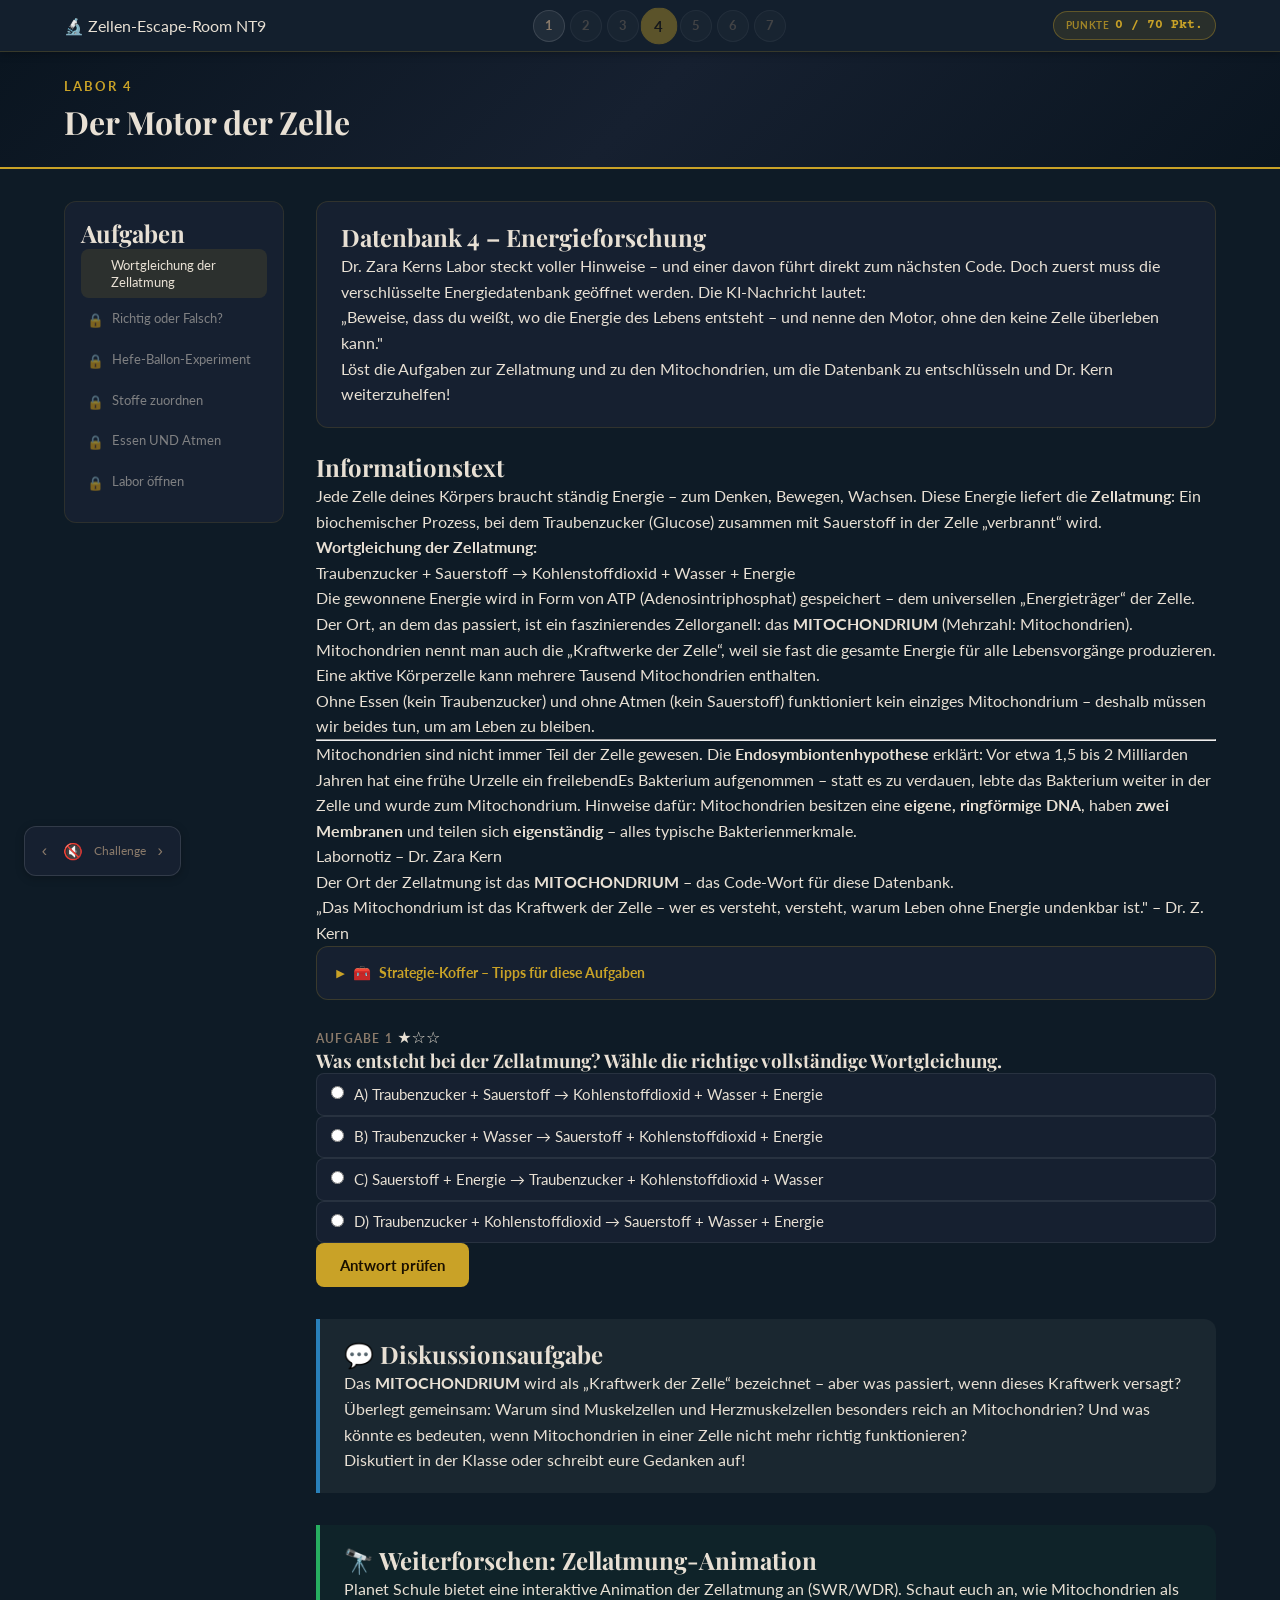
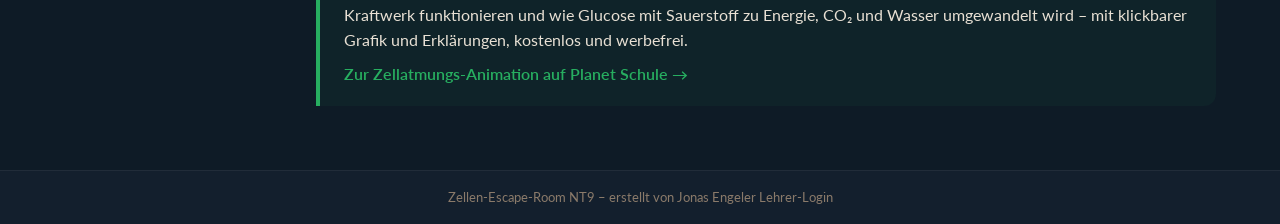
<file: labore/labor-04.html>
<!DOCTYPE html>
<html lang="de">
<head>
  <meta charset="UTF-8">
  <meta name="viewport" content="width=device-width, initial-scale=1.0">
  <title>Zellen-Escape-Room NT9 – Labor 4: Der Motor der Zelle</title>
  <link rel="preconnect" href="https://fonts.googleapis.com">
  <link href="https://fonts.googleapis.com/css2?family=Playfair+Display:wght@400;700&family=Lato:wght@300;400;700&family=Courier+Prime:wght@400;700&display=swap" rel="stylesheet">
  <link rel="stylesheet" href="../styles/main.css">
</head>
<body class="mappe-page">

  <!-- HEADER mit Chapter-Navigation -->
  <header class="site-header">
    <div class="header-inner">
      <div class="header-brand">
        <span class="header-icon">🔬</span>
        <span class="header-title">Zellen-Escape-Room NT9</span>
      </div>
      <nav class="chapter-nav" aria-label="Labornavigation">
        <a href="labor-01.html" class="chapter-circle" title="Labor 1">1</a>
        <a href="labor-02.html" class="chapter-circle" title="Labor 2">2</a>
        <a href="labor-03.html" class="chapter-circle" title="Labor 3">3</a>
        <a href="labor-04.html" class="chapter-circle active" title="Labor 4: Der Motor der Zelle">4</a>
        <a href="labor-05.html" class="chapter-circle locked" title="Labor 5">5</a>
        <a href="labor-06.html" class="chapter-circle locked" title="Labor 6">6</a>
        <a href="labor-07.html" class="chapter-circle locked" title="Labor 7">7</a>
      </nav>
    </div>
  </header>

  <!-- MAPPE-BANNER -->
  <div class="mappe-banner">
    <div class="mappe-banner-inner">
      <span class="mappe-label">Labor 4</span>
      <h1 class="mappe-title">Der Motor der Zelle</h1>
    </div>
  </div>

  <!-- HAUPTLAYOUT -->
  <div class="layout-wrapper">

    <!-- SIDEBAR -->
    <aside class="task-sidebar">
      <h2 class="sidebar-heading">Aufgaben</h2>
      <ul class="task-nav-list">
        <li class="task-nav-item active" data-task="1">
          <span class="task-status"></span>
          <span class="task-nav-title">Wortgleichung der Zellatmung</span>
        </li>
        <li class="task-nav-item locked" data-task="2">
          <span class="task-status">🔒</span>
          <span class="task-nav-title">Richtig oder Falsch?</span>
        </li>
        <li class="task-nav-item locked" data-task="3">
          <span class="task-status">🔒</span>
          <span class="task-nav-title">Hefe-Ballon-Experiment</span>
        </li>
        <li class="task-nav-item locked" data-task="4">
          <span class="task-status">🔒</span>
          <span class="task-nav-title">Stoffe zuordnen</span>
        </li>
        <li class="task-nav-item locked" data-task="5">
          <span class="task-status">🔒</span>
          <span class="task-nav-title">Essen UND Atmen</span>
        </li>
        <li class="task-nav-item locked" data-task="code">
          <span class="task-status">🔒</span>
          <span class="task-nav-title">Labor öffnen</span>
        </li>
      </ul>
    </aside>

    <!-- HAUPTINHALT -->
    <main class="content-area">

      <!-- NARRATIVE EINLEITUNG -->
      <div class="archive-context">
        <div class="archive-context-inner">
          <h2 class="archive-context-title">Datenbank 4 – Energieforschung</h2>
          <p>Dr. Zara Kerns Labor steckt voller Hinweise – und einer davon führt direkt zum nächsten Code. Doch zuerst muss die verschlüsselte Energiedatenbank geöffnet werden. Die KI-Nachricht lautet:</p>
          <blockquote class="ki-message">
            „Beweise, dass du weißt, wo die Energie des Lebens entsteht – und nenne den Motor, ohne den keine Zelle überleben kann."
          </blockquote>
          <p>Löst die Aufgaben zur Zellatmung und zu den Mitochondrien, um die Datenbank zu entschlüsseln und Dr. Kern weiterzuhelfen!</p>
        </div>
      </div>

      <!-- INFORMATIONSTEXT -->
      <section class="info-text-section">
        <h2 class="section-title">Informationstext</h2>
        <div class="info-text-card">
          <p>Jede Zelle deines Körpers braucht ständig Energie – zum Denken, Bewegen, Wachsen. Diese Energie liefert die <strong>Zellatmung</strong>: Ein biochemischer Prozess, bei dem Traubenzucker (Glucose) zusammen mit Sauerstoff in der Zelle &bdquo;verbrannt&ldquo; wird.</p>

          <p><strong>Wortgleichung der Zellatmung:</strong><br>
          Traubenzucker + Sauerstoff &rarr; Kohlenstoffdioxid + Wasser + Energie</p>

          <p>Die gewonnene Energie wird in Form von ATP (Adenosintriphosphat) gespeichert – dem universellen &bdquo;Energietr&auml;ger&ldquo; der Zelle.</p>

          <p>Der Ort, an dem das passiert, ist ein faszinierendes Zellorganell: das <strong>MITOCHONDRIUM</strong> (Mehrzahl: Mitochondrien). Mitochondrien nennt man auch die &bdquo;Kraftwerke der Zelle&ldquo;, weil sie fast die gesamte Energie für alle Lebensvorgänge produzieren. Eine aktive Körperzelle kann mehrere Tausend Mitochondrien enthalten.</p>

          <p>Ohne Essen (kein Traubenzucker) und ohne Atmen (kein Sauerstoff) funktioniert kein einziges Mitochondrium – deshalb müssen wir beides tun, um am Leben zu bleiben.</p>

          <hr class="info-divider">

          <p class="alltagsbezug">Mitochondrien sind nicht immer Teil der Zelle gewesen. Die <strong>Endosymbiontenhypothese</strong> erklärt: Vor etwa 1,5 bis 2 Milliarden Jahren hat eine frühe Urzelle ein freilebendEs Bakterium aufgenommen – statt es zu verdauen, lebte das Bakterium weiter in der Zelle und wurde zum Mitochondrium. Hinweise dafür: Mitochondrien besitzen eine <strong>eigene, ringförmige DNA</strong>, haben <strong>zwei Membranen</strong> und teilen sich <strong>eigenständig</strong> – alles typische Bakterienmerkmale.</p>

          <div class="dokument-karte">
            <div class="dokument-karte-header">Labornotiz – Dr. Zara Kern</div>
            <p>Der Ort der Zellatmung ist das <strong>MITOCHONDRIUM</strong> – das Code-Wort für diese Datenbank.</p>
            <p class="dokument-karte-hinweis">„Das Mitochondrium ist das Kraftwerk der Zelle – wer es versteht, versteht, warum Leben ohne Energie undenkbar ist." – Dr. Z. Kern</p>
          </div>
        </div>
      </section>

      <!-- STRATEGIE-KOFFER -->
      <details class="strategie-koffer">
        <summary class="strategie-koffer-summary">
          <span class="koffer-icon">🧰</span> Strategie-Koffer – Tipps für diese Aufgaben
        </summary>
        <div class="strategie-koffer-content">
          <ul>
            <li>Lies die Wortgleichung der Zellatmung genau: Links stehen die Ausgangsstoffe, rechts die Endprodukte – diese Struktur hilft dir bei vielen Aufgaben.</li>
            <li>Merke dir: Essen liefert Traubenzucker, Atmen liefert Sauerstoff – beide zusammen ermöglichen erst die Zellatmung im Mitochondrium.</li>
            <li>Bei Zuordnungsaufgaben: Fang mit dem Stoff an, den du am sichersten kennst, und schließe die anderen durch Ausschluss ein.</li>
          </ul>
        </div>
      </details>

      <!-- ===== AUFGABE 1 ===== -->
      <section id="task-1" class="task-block visible" aria-label="Aufgabe 1">
        <div class="task-header">
          <span class="task-number">Aufgabe 1</span>
          <span class="task-difficulty">★☆☆</span>
        </div>
        <h3 class="task-question">Was entsteht bei der Zellatmung? Wähle die richtige vollständige Wortgleichung.</h3>

        <div class="task-options">
          <label class="option-label">
            <input type="radio" name="q1" value="A">
            <span class="option-text">A) Traubenzucker + Sauerstoff &rarr; Kohlenstoffdioxid + Wasser + Energie</span>
          </label>
          <label class="option-label">
            <input type="radio" name="q1" value="B">
            <span class="option-text">B) Traubenzucker + Wasser &rarr; Sauerstoff + Kohlenstoffdioxid + Energie</span>
          </label>
          <label class="option-label">
            <input type="radio" name="q1" value="C">
            <span class="option-text">C) Sauerstoff + Energie &rarr; Traubenzucker + Kohlenstoffdioxid + Wasser</span>
          </label>
          <label class="option-label">
            <input type="radio" name="q1" value="D">
            <span class="option-text">D) Traubenzucker + Kohlenstoffdioxid &rarr; Sauerstoff + Wasser + Energie</span>
          </label>
        </div>

        <div class="task-actions">
          <button class="btn-check" onclick="checkTask1()">Antwort prüfen</button>
        </div>

        <div id="feedback-1" class="feedback-box hidden"></div>

        <div id="next-btn-1" class="next-button-wrap hidden">
          <button class="btn-next" onclick="goToTask(2)">Weiter zu Aufgabe 2 →</button>
        </div>
      </section>

      <!-- ===== AUFGABE 2 ===== -->
      <section id="task-2" class="task-block" aria-label="Aufgabe 2">
        <div class="task-header">
          <span class="task-number">Aufgabe 2</span>
          <span class="task-difficulty">★☆☆</span>
        </div>
        <h3 class="task-question">Richtig oder falsch? Beurteil jede Aussage über Zellatmung und Mitochondrien.</h3>

        <div class="task-table-wrap">
          <table class="rf-table">
            <thead>
              <tr>
                <th class="rf-col-statement">Aussage</th>
                <th class="rf-col-choice">Richtig</th>
                <th class="rf-col-choice">Falsch</th>
              </tr>
            </thead>
            <tbody>
              <tr>
                <td>Die Zellatmung findet im Mitochondrium statt.</td>
                <td class="rf-radio"><input type="radio" name="tf2a" value="R"></td>
                <td class="rf-radio"><input type="radio" name="tf2a" value="F"></td>
              </tr>
              <tr>
                <td>Eine aktive Körperzelle kann mehrere Tausend Mitochondrien enthalten.</td>
                <td class="rf-radio"><input type="radio" name="tf2b" value="R"></td>
                <td class="rf-radio"><input type="radio" name="tf2b" value="F"></td>
              </tr>
              <tr>
                <td>Bei der Zellatmung wird ATP verbraucht.</td>
                <td class="rf-radio"><input type="radio" name="tf2c" value="R"></td>
                <td class="rf-radio"><input type="radio" name="tf2c" value="F"></td>
              </tr>
              <tr>
                <td>Kohlenstoffdioxid ist ein Ausgangsstoff der Zellatmung.</td>
                <td class="rf-radio"><input type="radio" name="tf2d" value="R"></td>
                <td class="rf-radio"><input type="radio" name="tf2d" value="F"></td>
              </tr>
            </tbody>
          </table>
        </div>

        <div class="task-actions">
          <button class="btn-check" onclick="checkTask2()">Antwort prüfen</button>
        </div>

        <div id="feedback-2" class="feedback-box hidden"></div>

        <div id="next-btn-2" class="next-button-wrap hidden">
          <button class="btn-next" onclick="goToTask(3)">Weiter zu Aufgabe 3 →</button>
        </div>
      </section>

      <!-- ===== AUFGABE 3 ===== -->
      <section id="task-3" class="task-block" aria-label="Aufgabe 3">
        <div class="task-header">
          <span class="task-number">Aufgabe 3</span>
          <span class="task-difficulty">★★☆</span>
        </div>
        <h3 class="task-question">Im Hefe-Ballon-Experiment wird ein Luftballon auf eine Flasche mit Hefe, Zucker und lauwarmem Wasser gestülpt. Nach etwa 30 Minuten bläst sich der Ballon auf. Was ist die richtige Erklärung dafür?</h3>

        <div class="task-options">
          <label class="option-label">
            <input type="radio" name="q3" value="A">
            <span class="option-text">A) Die Hefe nimmt Sauerstoff aus der Luft auf und pustet ihn als Kohlenstoffdioxid wieder aus.</span>
          </label>
          <label class="option-label">
            <input type="radio" name="q3" value="B">
            <span class="option-text">B) Die Hefe baut den Zucker ab und produziert dabei Kohlenstoffdioxid, das den Ballon aufbläst.</span>
          </label>
          <label class="option-label">
            <input type="radio" name="q3" value="C">
            <span class="option-text">C) Das Wasser verdunstet durch die Wärme und dehnt den Ballon aus.</span>
          </label>
          <label class="option-label">
            <input type="radio" name="q3" value="D">
            <span class="option-text">D) Die Hefe produziert Sauerstoff beim Abbau von Zucker, der in den Ballon steigt.</span>
          </label>
        </div>

        <div class="task-actions">
          <button class="btn-check" onclick="checkTask3()">Antwort prüfen</button>
        </div>

        <div id="feedback-3" class="feedback-box hidden"></div>

        <div id="next-btn-3" class="next-button-wrap hidden">
          <button class="btn-next" onclick="goToTask(4)">Weiter zu Aufgabe 4 →</button>
        </div>
      </section>

      <!-- ===== AUFGABE 4 ===== -->
      <section id="task-4" class="task-block" aria-label="Aufgabe 4">
        <div class="task-header">
          <span class="task-number">Aufgabe 4</span>
          <span class="task-difficulty">★★☆</span>
        </div>
        <h3 class="task-question">Ordne jeden Stoff seiner Rolle bei der Zellatmung zu.</h3>

        <div class="zuordnung-liste">
          <div class="zuordnung-row">
            <span class="zuordnung-term">Traubenzucker (Glucose)</span>
            <select name="sel4_i1" id="sel4_i1" class="zuordnung-select">
              <option value="">– wählen –</option>
              <option value="ausgangsstoff">Ausgangsstoff</option>
              <option value="endprodukt">Endprodukt</option>
              <option value="energietraeger">Energieträger</option>
            </select>
          </div>
          <div class="zuordnung-row">
            <span class="zuordnung-term">Sauerstoff (O&#8322;)</span>
            <select name="sel4_i2" id="sel4_i2" class="zuordnung-select">
              <option value="">– wählen –</option>
              <option value="ausgangsstoff">Ausgangsstoff</option>
              <option value="endprodukt">Endprodukt</option>
              <option value="energietraeger">Energieträger</option>
            </select>
          </div>
          <div class="zuordnung-row">
            <span class="zuordnung-term">Kohlenstoffdioxid (CO&#8322;)</span>
            <select name="sel4_i3" id="sel4_i3" class="zuordnung-select">
              <option value="">– wählen –</option>
              <option value="ausgangsstoff">Ausgangsstoff</option>
              <option value="endprodukt">Endprodukt</option>
              <option value="energietraeger">Energieträger</option>
            </select>
          </div>
          <div class="zuordnung-row">
            <span class="zuordnung-term">Wasser (H&#8322;O)</span>
            <select name="sel4_i4" id="sel4_i4" class="zuordnung-select">
              <option value="">– wählen –</option>
              <option value="ausgangsstoff">Ausgangsstoff</option>
              <option value="endprodukt">Endprodukt</option>
              <option value="energietraeger">Energieträger</option>
            </select>
          </div>
          <div class="zuordnung-row">
            <span class="zuordnung-term">ATP</span>
            <select name="sel4_i5" id="sel4_i5" class="zuordnung-select">
              <option value="">– wählen –</option>
              <option value="ausgangsstoff">Ausgangsstoff</option>
              <option value="endprodukt">Endprodukt</option>
              <option value="energietraeger">Energieträger</option>
            </select>
          </div>
        </div>

        <div class="task-actions">
          <button class="btn-check" onclick="checkTask4()">Antwort prüfen</button>
        </div>

        <div id="feedback-4" class="feedback-box hidden"></div>

        <div id="next-btn-4" class="next-button-wrap hidden">
          <button class="btn-next" onclick="goToTask(5)">Weiter zu Aufgabe 5 →</button>
        </div>
      </section>

      <!-- ===== AUFGABE 5 ===== -->
      <section id="task-5" class="task-block" aria-label="Aufgabe 5">
        <div class="task-header">
          <span class="task-number">Aufgabe 5</span>
          <span class="task-difficulty">★★★</span>
        </div>
        <h3 class="task-question">Warum müssen wir sowohl essen ALS AUCH atmen, um am Leben zu bleiben? Wähle alle zutreffenden Aussagen aus.</h3>
        <p class="task-anweisung">Mehrere Antworten können richtig sein.</p>

        <div class="task-options">
          <label class="option-label">
            <input type="checkbox" name="q5" value="A">
            <span class="option-text">A) Beim Essen nehmen wir Traubenzucker (Glucose) auf, der als Ausgangsstoff für die Zellatmung gebraucht wird.</span>
          </label>
          <label class="option-label">
            <input type="checkbox" name="q5" value="B">
            <span class="option-text">B) Beim Atmen nehmen wir Sauerstoff auf, der in den Mitochondrien für die Zellatmung benötigt wird.</span>
          </label>
          <label class="option-label">
            <input type="checkbox" name="q5" value="C">
            <span class="option-text">C) Atmen liefert ATP direkt aus der Luft in die Zellen.</span>
          </label>
          <label class="option-label">
            <input type="checkbox" name="q5" value="D">
            <span class="option-text">D) Ohne Nahrung steht kein Traubenzucker zur Verfügung – die Mitochondrien können keine Energie produzieren.</span>
          </label>
          <label class="option-label">
            <input type="checkbox" name="q5" value="E">
            <span class="option-text">E) Ohne Sauerstoff können die Mitochondrien die Zellatmung nicht vollständig durchführen und kaum ATP erzeugen.</span>
          </label>
          <label class="option-label">
            <input type="checkbox" name="q5" value="F">
            <span class="option-text">F) Essen ersetzt die Notwendigkeit zu atmen, wenn genug Zucker vorhanden ist.</span>
          </label>
        </div>

        <div class="task-tipps">
          <details class="tipp-details">
            <summary class="tipp-summary">💡 Tipp 1</summary>
            <p class="tipp-text">Schau dir die Wortgleichung der Zellatmung genau an: Traubenzucker + Sauerstoff &rarr; Kohlenstoffdioxid + Wasser + Energie. Woher kommen die beiden Ausgangsstoffe? Welche Körperfunktion liefert welchen?</p>
          </details>
          <details class="tipp-details">
            <summary class="tipp-summary">💡 Tipp 2</summary>
            <p class="tipp-text">Essen liefert den Traubenzucker (aus der Verdauung), Atmen liefert den Sauerstoff (aus der Lunge ins Blut). Ohne einen der beiden Ausgangsstoffe stoppt die Zellatmung im Mitochondrium – und ohne ATP können keine Lebensvorgänge ablaufen.</p>
          </details>
        </div>

        <div class="task-actions">
          <button class="btn-check" onclick="checkTask5()">Antwort prüfen</button>
        </div>

        <div id="feedback-5" class="feedback-box hidden"></div>

        <div id="next-btn-5" class="next-button-wrap hidden">
          <button class="btn-next" onclick="goToTask('code')">Zum Code-Eingabe-Bereich →</button>
        </div>
      </section>

      <!-- ===== CODE-EINGABE ===== -->
      <section id="code-section" class="code-section" style="display:none;" aria-label="Labor öffnen">
        <div class="code-section-inner">
          <h2 class="code-section-title">🔐 Labor öffnen</h2>
          <p class="code-section-desc">Ihr habt alle Aufgaben gelöst! Gebt jetzt das Code-Wort ein, das ihr im Informationstext gefunden habt, um die Datenbank zu entschlüsseln und Labor 5 freizuschalten.</p>
          <div class="code-input-wrap">
            <input
              type="text"
              id="code-input"
              class="code-input"
              placeholder="Code-Wort eingeben …"
              autocomplete="off"
              autocorrect="off"
              autocapitalize="characters"
              spellcheck="false"
            >
            <button class="btn-code-check" onclick="checkCode()">Entsperren</button>
          </div>
          <div id="feedback-code" class="feedback-box hidden"></div>
        </div>
      </section>

      <!-- ===== DISKUSSION ===== -->
      <section class="discussion-block" aria-label="Diskussionsaufgabe">
        <h2 class="discussion-title">💬 Diskussionsaufgabe</h2>
        <p class="discussion-question">Das <strong>MITOCHONDRIUM</strong> wird als &bdquo;Kraftwerk der Zelle&ldquo; bezeichnet – aber was passiert, wenn dieses Kraftwerk versagt? Überlegt gemeinsam: Warum sind Muskelzellen und Herzmuskelzellen besonders reich an Mitochondrien? Und was könnte es bedeuten, wenn Mitochondrien in einer Zelle nicht mehr richtig funktionieren?</p>
        <p class="discussion-hint">Diskutiert in der Klasse oder schreibt eure Gedanken auf!</p>
      </section>

      <!-- ===== EXKURS ===== -->
      <section class="exkurs-block" aria-label="Vertiefung">
        <h2 class="exkurs-title">🔭 Weiterforschen: Zellatmung-Animation</h2>
        <p>Planet Schule bietet eine interaktive Animation der Zellatmung an (SWR/WDR). Schaut euch an, wie Mitochondrien als Kraftwerk funktionieren und wie Glucose mit Sauerstoff zu Energie, CO&#8322; und Wasser umgewandelt wird – mit klickbarer Grafik und Erklärungen, kostenlos und werbefrei.</p>
        <a
          href="https://www.planet-schule.de/schwerpunkt/lebensraeume-im-wald/zellatmung-animation-100.html"
          target="_blank"
          rel="noopener noreferrer"
          class="exkurs-link"
        >Zur Zellatmungs-Animation auf Planet Schule →</a>
      </section>

    </main>
  </div>

  <!-- FOOTER -->
  <footer class="site-footer">
    <div class="footer-inner">
      <span class="footer-copy">Zellen-Escape-Room NT9 – erstellt von Jonas Engeler</span>
      <a href="../lehrer.html" class="footer-teacher-link">Lehrer-Login</a>
    </div>
  </footer>

  <script src="../scripts/app.js"></script>
  <script>
    var _at1 = 0, _at2 = 0, _at3 = 0, _at4 = 0, _at5 = 0;
    // App initialisieren: Kapitel 4, 5 Aufgaben
    initApp(4, 5);

    // Code-Wort für dieses Labor
    var MAPPE_CODE = 'MITOCHONDRIUM';

    // ─── completeTask: Aufgabe abschliessen, Sound + Stempel mit Guards ───
    function completeTask(taskNr) {
      var taskEl = document.getElementById('task-' + taskNr);
      if (taskEl) taskEl.classList.add('completed');
      var nb = document.getElementById('next-btn-' + taskNr);
      if (nb) nb.classList.remove('hidden');
      var navItem = document.querySelector('.task-nav-item[data-task="' + taskNr + '"]');
      if (navItem) {
        navItem.classList.remove('active', 'locked');
        navItem.classList.add('completed');
        var st = navItem.querySelector('.task-status');
        if (st) st.textContent = '✓';
      }
      var nextItem = document.querySelector('.task-nav-item[data-task="' + (taskNr + 1) + '"]');
      if (nextItem) {
        nextItem.classList.remove('locked');
        var ns = nextItem.querySelector('.task-status');
        if (ns) ns.textContent = '';
      }
      if (typeof playSound === 'function') playSound('correct');
      if (typeof showStamp === 'function') showStamp(taskNr);
    }

    // ─── AUFGABE 1 – Multiple Choice (Wortgleichung der Zellatmung) ───
    function checkTask1() {
      var selected = document.querySelector('input[name="q1"]:checked');
      var feedbackEl = document.getElementById('feedback-1');
      var nextBtn = document.getElementById('next-btn-1');

      if (!selected) {
        feedbackEl.className = 'feedback-box feedback-hint';
        feedbackEl.textContent = 'Bitte wähle eine Antwort aus.';
        feedbackEl.classList.remove('hidden');
        return;
      }

      if (selected.value === 'A') {
        feedbackEl.className = 'feedback-box feedback-correct';
        feedbackEl.innerHTML = 'Genau! Bei der Zellatmung werden Traubenzucker (Glucose) und Sauerstoff umgewandelt. Dabei entstehen Kohlenstoffdioxid, Wasser und Energie – die in Form von ATP gespeichert wird. Der Ort der Zellatmung ist das <strong>MITOCHONDRIUM</strong>.';
        nextBtn.classList.remove('hidden');
        var _pts = _at1 === 0 ? 2 : _at1 === 1 ? 1 : 0;
        if (typeof awardPoints === 'function') awardPoints(4, 1, _pts);
        completeTask(1);
      } else if (selected.value === 'B') {
        _at1++;
        feedbackEl.className = 'feedback-box feedback-wrong';
        feedbackEl.textContent = 'Nicht ganz. Wasser ist zwar ein Endprodukt der Zellatmung, aber kein Ausgangsstoff. Die Ausgangsstoffe sind Traubenzucker und Sauerstoff.';
      } else if (selected.value === 'C') {
        _at1++;
        feedbackEl.className = 'feedback-box feedback-wrong';
        feedbackEl.textContent = 'Falsch. Sauerstoff und Energie sind keine Ausgangsstoffe der Zellatmung – Sauerstoff wird verbraucht, Energie entsteht dabei.';
      } else {
        _at1++;
        feedbackEl.className = 'feedback-box feedback-wrong';
        feedbackEl.textContent = 'Falsch. Kohlenstoffdioxid ist ein Endprodukt, kein Ausgangsstoff. Auf der linken Seite der Gleichung stehen Traubenzucker und Sauerstoff.';
      }
      feedbackEl.classList.remove('hidden');
    }

    // ─── AUFGABE 2 – Richtig/Falsch ───
    function checkTask2() {
      var feedbackEl = document.getElementById('feedback-2');
      var nextBtn = document.getElementById('next-btn-2');

      var names = ['tf2a', 'tf2b', 'tf2c', 'tf2d'];
      var correct = ['R', 'R', 'F', 'F'];
      var allAnswered = true;
      var allCorrect = true;

      for (var i = 0; i < names.length; i++) {
        var sel = document.querySelector('input[name="' + names[i] + '"]:checked');
        if (!sel) {
          allAnswered = false;
          break;
        }
        if (sel.value !== correct[i]) {
          allCorrect = false;
        }
      }

      if (!allAnswered) {
        feedbackEl.className = 'feedback-box feedback-hint';
        feedbackEl.textContent = 'Bitte beantworte alle vier Aussagen.';
        feedbackEl.classList.remove('hidden');
        return;
      }

      if (allCorrect) {
        feedbackEl.className = 'feedback-box feedback-correct';
        feedbackEl.textContent = 'Sehr gut! Du hast alle Aussagen korrekt bewertet. Das Mitochondrium ist der Ort der Zellatmung. Bei der Zellatmung wird ATP produziert, nicht verbraucht. Aktive Zellen können tatsächlich mehrere Tausend Mitochondrien enthalten. Kohlenstoffdioxid ist ein Endprodukt, kein Ausgangsstoff.';
        nextBtn.classList.remove('hidden');
        var _pts = _at2 === 0 ? 2 : _at2 === 1 ? 1 : 0;
        if (typeof awardPoints === 'function') awardPoints(4, 2, _pts);
        completeTask(2);
      } else {
        _at2++;
        feedbackEl.className = 'feedback-box feedback-wrong';
        feedbackEl.textContent = 'Nicht ganz. Überprüfe deine Antworten: Achte besonders darauf, ob ATP produziert oder verbraucht wird, und ob Kohlenstoffdioxid ein Ausgangs- oder Endprodukt ist.';
      }
      feedbackEl.classList.remove('hidden');
    }

    // ─── AUFGABE 3 – Multiple Choice (Hefe-Ballon-Experiment) ───
    function checkTask3() {
      var selected = document.querySelector('input[name="q3"]:checked');
      var feedbackEl = document.getElementById('feedback-3');
      var nextBtn = document.getElementById('next-btn-3');

      if (!selected) {
        feedbackEl.className = 'feedback-box feedback-hint';
        feedbackEl.textContent = 'Bitte wähle eine Antwort aus.';
        feedbackEl.classList.remove('hidden');
        return;
      }

      if (selected.value === 'B') {
        feedbackEl.className = 'feedback-box feedback-correct';
        feedbackEl.textContent = 'Genau! Die Hefe betreibt alkoholische Gärung: Sie baut Zucker ohne Sauerstoff ab und produziert dabei Kohlenstoffdioxid (CO\u2082). Da der Ballon die Flasche luftdicht verschließt, kann das Gas nicht entweichen – es dehnt den Ballon aus. Das Experiment macht die Zellatmung sichtbar.';
        nextBtn.classList.remove('hidden');
        var _pts = _at3 === 0 ? 2 : _at3 === 1 ? 1 : 0;
        if (typeof awardPoints === 'function') awardPoints(4, 3, _pts);
        completeTask(3);
      } else if (selected.value === 'A') {
        _at3++;
        feedbackEl.className = 'feedback-box feedback-wrong';
        feedbackEl.textContent = 'Das stimmt so nicht. Hefe wandelt Sauerstoff nicht um und pustet ihn nicht aus. Bei der Gärung wird Zucker abgebaut – ganz ohne Sauerstoff.';
      } else if (selected.value === 'C') {
        _at3++;
        feedbackEl.className = 'feedback-box feedback-wrong';
        feedbackEl.textContent = 'Nein. Wasserdampf allein würde den Ballon nicht merklich aufblasen. Das Gas im Ballon ist Kohlenstoffdioxid, das die Hefe beim Zuckerabbau produziert.';
      } else {
        _at3++;
        feedbackEl.className = 'feedback-box feedback-wrong';
        feedbackEl.textContent = 'Falsch. Bei der Gärung entsteht kein Sauerstoff, sondern Kohlenstoffdioxid (CO\u2082) und Alkohol. Sauerstoff wird bei dieser anaeroben Reaktion gar nicht gebraucht.';
      }
      feedbackEl.classList.remove('hidden');
    }

    // ─── AUFGABE 4 – Zuordnung ───
    function checkTask4() {
      var feedbackEl = document.getElementById('feedback-4');
      var nextBtn = document.getElementById('next-btn-4');

      var ids = ['sel4_i1', 'sel4_i2', 'sel4_i3', 'sel4_i4', 'sel4_i5'];
      var correctAnswers = ['ausgangsstoff', 'ausgangsstoff', 'endprodukt', 'endprodukt', 'energietraeger'];
      var allAnswered = true;
      var allCorrect = true;

      for (var i = 0; i < ids.length; i++) {
        var sel = document.getElementById(ids[i]);
        if (!sel || sel.value === '') {
          allAnswered = false;
          break;
        }
        if (sel.value !== correctAnswers[i]) {
          allCorrect = false;
        }
      }

      if (!allAnswered) {
        feedbackEl.className = 'feedback-box feedback-hint';
        feedbackEl.textContent = 'Bitte ordne alle fünf Stoffe zu.';
        feedbackEl.classList.remove('hidden');
        return;
      }

      if (allCorrect) {
        feedbackEl.className = 'feedback-box feedback-correct';
        feedbackEl.textContent = 'Perfekt! Traubenzucker und Sauerstoff werden in der Zellatmung verbraucht (Ausgangsstoffe). Kohlenstoffdioxid und Wasser entstehen dabei (Endprodukte). Die gewonnene Energie wird als ATP gespeichert – der universelle Energieträger jeder Zelle.';
        nextBtn.classList.remove('hidden');
        var _pts = _at4 === 0 ? 2 : _at4 === 1 ? 1 : 0;
        if (typeof awardPoints === 'function') awardPoints(4, 4, _pts);
        completeTask(4);
      } else {
        _at4++;
        feedbackEl.className = 'feedback-box feedback-wrong';
        feedbackEl.textContent = 'Nicht ganz. Denk an die Wortgleichung: Links stehen die Ausgangsstoffe (Traubenzucker + Sauerstoff), rechts die Endprodukte (Kohlenstoffdioxid + Wasser + Energie). Die Energie wird als ATP gespeichert.';
      }
      feedbackEl.classList.remove('hidden');
    }

    // ─── AUFGABE 5 – Mehrfachauswahl ───
    function checkTask5() {
      var feedbackEl = document.getElementById('feedback-5');
      var nextBtn = document.getElementById('next-btn-5');

      var checked = Array.from(document.querySelectorAll('input[name="q5"]:checked')).map(function(el) { return el.value; });
      var correct = ['A', 'B', 'D', 'E'];

      if (checked.length === 0) {
        feedbackEl.className = 'feedback-box feedback-hint';
        feedbackEl.textContent = 'Bitte wähle mindestens eine Antwort aus.';
        feedbackEl.classList.remove('hidden');
        return;
      }

      var isCorrect = correct.length === checked.length &&
        correct.every(function(v) { return checked.indexOf(v) !== -1; });

      if (isCorrect) {
        feedbackEl.className = 'feedback-box feedback-correct';
        feedbackEl.textContent = 'Ausgezeichnet! Essen und Atmen liefern die beiden unverzichtbaren Ausgangsstoffe der Zellatmung: Nahrung liefert Traubenzucker (über die Verdauung), Atmen liefert Sauerstoff (über die Lunge). Fehlt einer der beiden, können die Mitochondrien kein ATP produzieren – und alle Lebensvorgänge kommen zum Stillstand.';
        nextBtn.classList.remove('hidden');
        var _pts = _at5 === 0 ? 2 : _at5 === 1 ? 1 : 0;
        if (typeof awardPoints === 'function') awardPoints(4, 5, _pts);
        completeTask(5);
      } else {
        _at5++;
        var wrongMsg = 'Nicht alle Antworten sind korrekt. ';
        if (checked.indexOf('C') !== -1) {
          wrongMsg += 'C ist falsch: ATP wird nicht aus der Luft aufgenommen. ATP entsteht ausschließlich in den Mitochondrien durch die Zellatmung – die Luft liefert nur den Sauerstoff dafür. ';
        }
        if (checked.indexOf('F') !== -1) {
          wrongMsg += 'F ist falsch: Essen und Atmen können sich nicht gegenseitig ersetzen. Traubenzucker und Sauerstoff sind beide nötig – fehlt der Sauerstoff, kann keine vollständige Zellatmung stattfinden, egal wie viel Zucker vorhanden ist.';
        }
        if (checked.indexOf('C') === -1 && checked.indexOf('F') === -1) {
          wrongMsg = 'Nicht alle richtigen Aussagen sind ausgewählt. Schau dir die Wortgleichung der Zellatmung noch einmal an und überlege, woher Traubenzucker und Sauerstoff kommen.';
        }
        feedbackEl.className = 'feedback-box feedback-wrong';
        feedbackEl.textContent = wrongMsg;
      }
      feedbackEl.classList.remove('hidden');
    }

    // ─── CODE-EINGABE ───
    function checkCode() {
      var input = document.getElementById('code-input');
      var feedbackEl = document.getElementById('feedback-code');
      var entered = input.value.trim().toUpperCase();

      if (!entered) {
        feedbackEl.className = 'feedback-box feedback-hint';
        feedbackEl.textContent = 'Bitte gib das Code-Wort ein.';
        feedbackEl.classList.remove('hidden');
        return;
      }

      if (entered === MAPPE_CODE) {
        feedbackEl.className = 'feedback-box feedback-correct';
        feedbackEl.innerHTML = '<strong>Datenbank 4 erfolgreich entschlüsselt!</strong> Das Code-Wort <strong>MITOCHONDRIUM</strong> war korrekt. Labor 5 ist jetzt freigeschaltet!';
        feedbackEl.classList.remove('hidden');
        if (typeof playSound === 'function') {
          playSound('unlock');
        }
        if (typeof unlockNextMappe === 'function') {
          unlockNextMappe(4);
        }
      } else {
        feedbackEl.className = 'feedback-box feedback-wrong';
        feedbackEl.textContent = 'Das Code-Wort ist nicht korrekt. Lies den Informationstext noch einmal sorgfältig – das gesuchte Wort steht fett gedruckt im Text und bezeichnet den Ort der Zellatmung.';
        feedbackEl.classList.remove('hidden');
        input.value = '';
        input.focus();
      }
    }

    // Enter-Taste in Code-Eingabe
    document.getElementById('code-input').addEventListener('keydown', function(e) {
      if (e.key === 'Enter') {
        checkCode();
      }
    });
  </script>

</body>
</html>
</file>
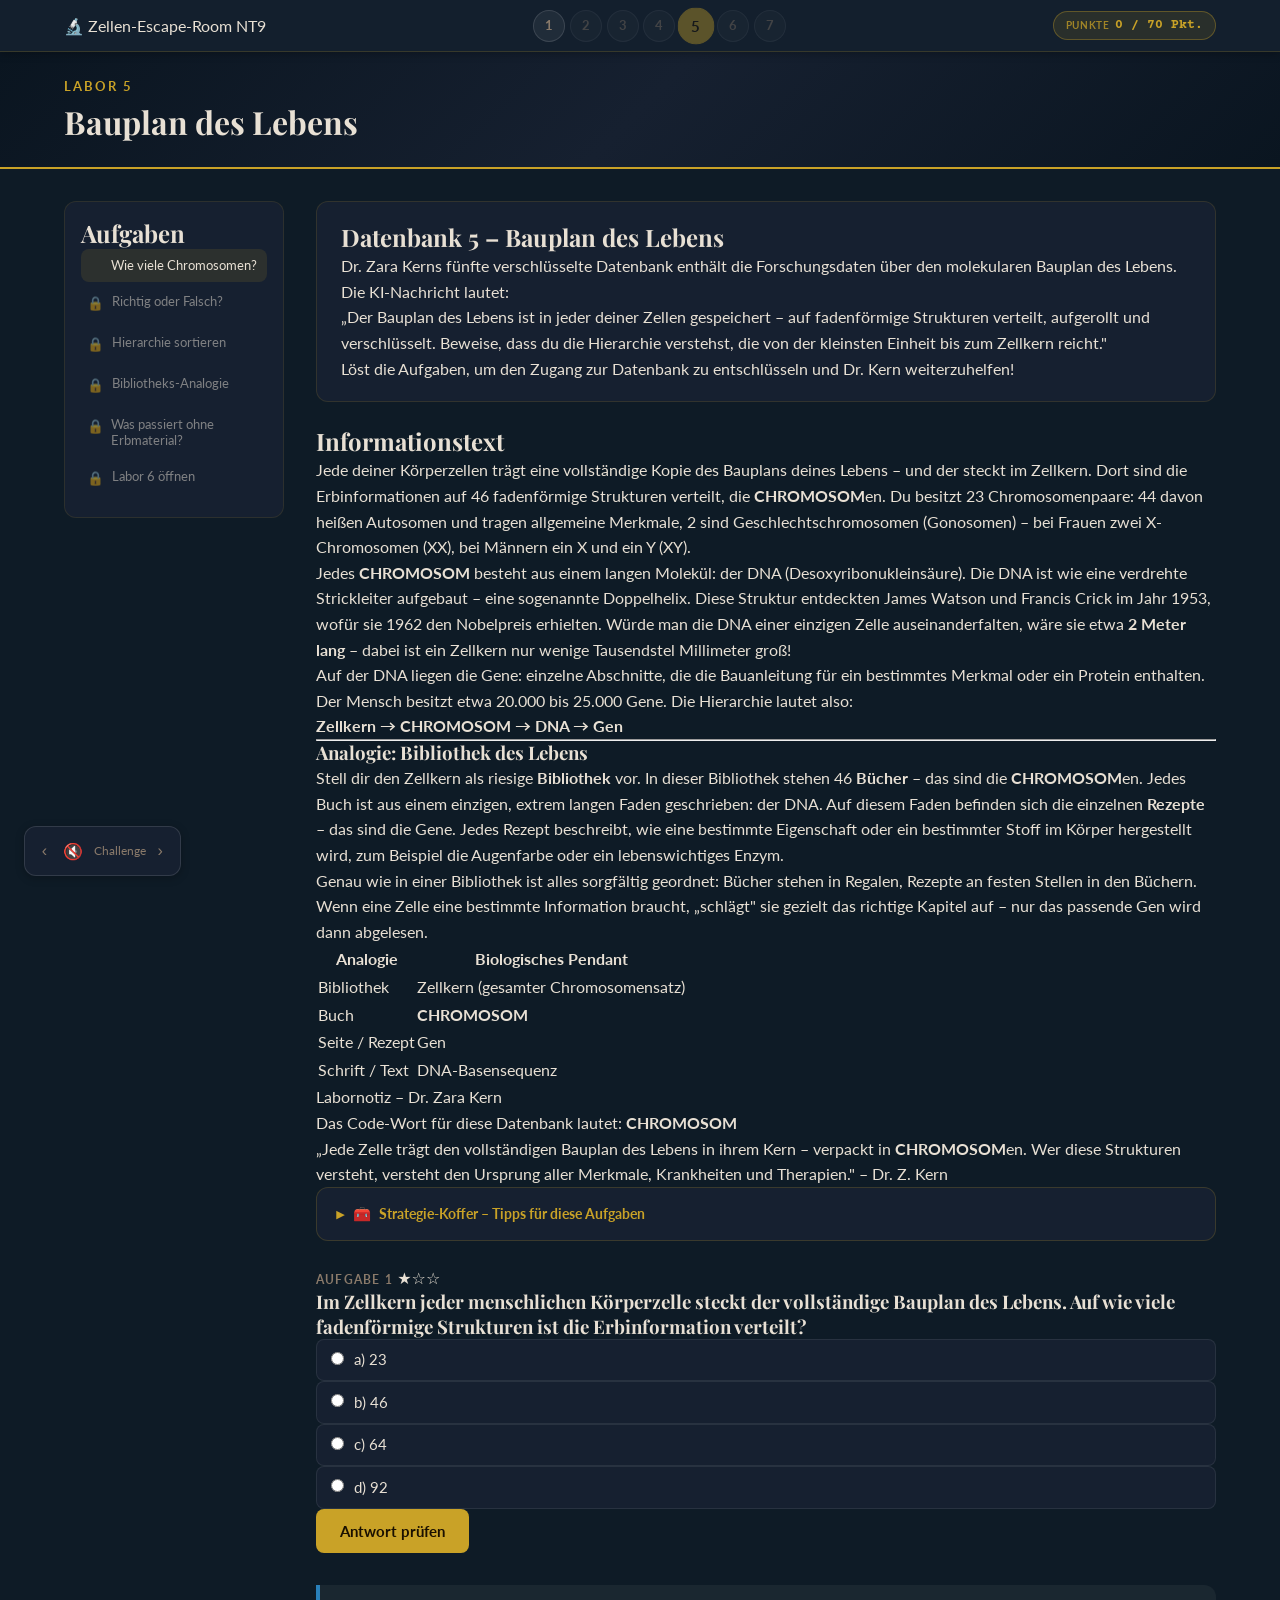
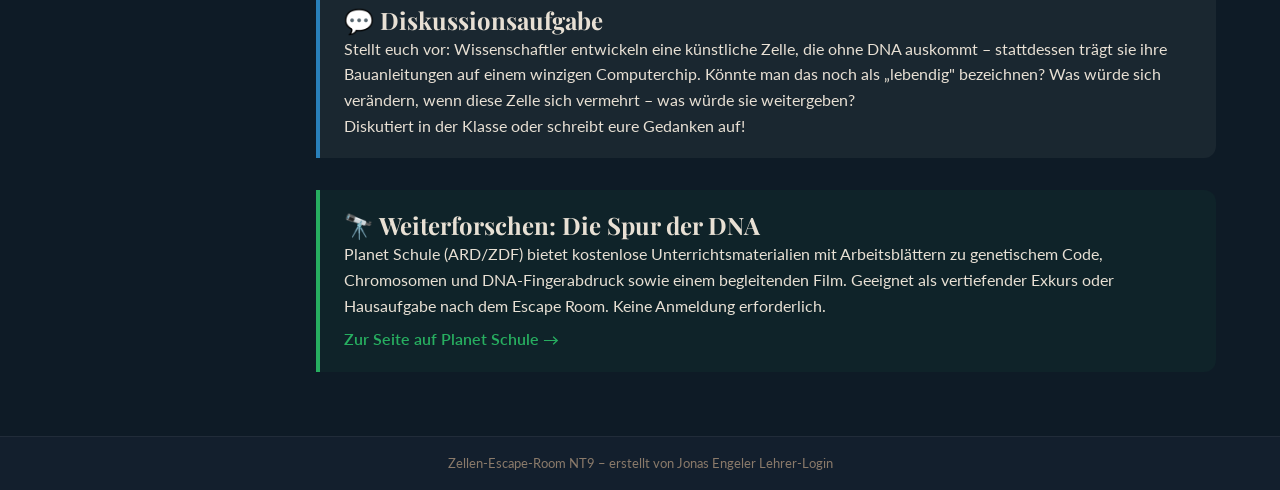
<file: labore/labor-05.html>
<!DOCTYPE html>
<html lang="de">
<head>
  <meta charset="UTF-8">
  <meta name="viewport" content="width=device-width, initial-scale=1.0">
  <title>Zellen-Escape-Room NT9 – Labor 5: Bauplan des Lebens</title>
  <link rel="preconnect" href="https://fonts.googleapis.com">
  <link href="https://fonts.googleapis.com/css2?family=Playfair+Display:wght@400;700&family=Lato:wght@300;400;700&family=Courier+Prime:wght@400;700&display=swap" rel="stylesheet">
  <link rel="stylesheet" href="../styles/main.css">
</head>
<body class="mappe-page">

  <!-- HEADER mit Chapter-Navigation -->
  <header class="site-header">
    <div class="header-inner">
      <div class="header-brand">
        <span class="header-icon">🔬</span>
        <span class="header-title">Zellen-Escape-Room NT9</span>
      </div>
      <nav class="chapter-nav" aria-label="Labornavigation">
        <a href="labor-01.html" class="chapter-circle" title="Labor 1">1</a>
        <a href="labor-02.html" class="chapter-circle" title="Labor 2">2</a>
        <a href="labor-03.html" class="chapter-circle" title="Labor 3">3</a>
        <a href="labor-04.html" class="chapter-circle" title="Labor 4">4</a>
        <a href="labor-05.html" class="chapter-circle active" title="Labor 5: Bauplan des Lebens">5</a>
        <a href="labor-06.html" class="chapter-circle" title="Labor 6">6</a>
        <a href="labor-07.html" class="chapter-circle" title="Labor 7">7</a>
      </nav>
    </div>
  </header>

  <!-- MAPPE-BANNER -->
  <div class="mappe-banner">
    <div class="mappe-banner-inner">
      <span class="mappe-label">Labor 5</span>
      <h1 class="mappe-title">Bauplan des Lebens</h1>
    </div>
  </div>

  <!-- HAUPTLAYOUT -->
  <div class="layout-wrapper">

    <!-- SIDEBAR -->
    <aside class="task-sidebar">
      <h2 class="sidebar-heading">Aufgaben</h2>
      <ul class="task-nav-list">
        <li class="task-nav-item active" data-task="1">
          <span class="task-status"></span>
          <span class="task-nav-title">Wie viele Chromosomen?</span>
        </li>
        <li class="task-nav-item locked" data-task="2">
          <span class="task-status">🔒</span>
          <span class="task-nav-title">Richtig oder Falsch?</span>
        </li>
        <li class="task-nav-item locked" data-task="3">
          <span class="task-status">🔒</span>
          <span class="task-nav-title">Hierarchie sortieren</span>
        </li>
        <li class="task-nav-item locked" data-task="4">
          <span class="task-status">🔒</span>
          <span class="task-nav-title">Bibliotheks-Analogie</span>
        </li>
        <li class="task-nav-item locked" data-task="5">
          <span class="task-status">🔒</span>
          <span class="task-nav-title">Was passiert ohne Erbmaterial?</span>
        </li>
        <li class="task-nav-item locked" data-task="code">
          <span class="task-status">🔒</span>
          <span class="task-nav-title">Labor 6 öffnen</span>
        </li>
      </ul>
    </aside>

    <!-- HAUPTINHALT -->
    <main class="content-area">

      <!-- NARRATIVE EINLEITUNG -->
      <div class="archive-context">
        <div class="archive-context-inner">
          <h2 class="archive-context-title">Datenbank 5 – Bauplan des Lebens</h2>
          <p>Dr. Zara Kerns fünfte verschlüsselte Datenbank enthält die Forschungsdaten über den molekularen Bauplan des Lebens. Die KI-Nachricht lautet:</p>
          <blockquote class="ki-message">
            „Der Bauplan des Lebens ist in jeder deiner Zellen gespeichert – auf fadenförmige Strukturen verteilt, aufgerollt und verschlüsselt. Beweise, dass du die Hierarchie verstehst, die von der kleinsten Einheit bis zum Zellkern reicht."
          </blockquote>
          <p>Löst die Aufgaben, um den Zugang zur Datenbank zu entschlüsseln und Dr. Kern weiterzuhelfen!</p>
        </div>
      </div>

      <!-- INFORMATIONSTEXT -->
      <section class="info-text-section">
        <h2 class="section-title">Informationstext</h2>
        <div class="info-text-card">
          <p>Jede deiner Körperzellen trägt eine vollständige Kopie des Bauplans deines Lebens – und der steckt im Zellkern. Dort sind die Erbinformationen auf 46 fadenförmige Strukturen verteilt, die <strong>CHROMOSOM</strong>en. Du besitzt 23 Chromosomenpaare: 44 davon heißen Autosomen und tragen allgemeine Merkmale, 2 sind Geschlechtschromosomen (Gonosomen) – bei Frauen zwei X-Chromosomen (XX), bei Männern ein X und ein Y (XY).</p>

          <p>Jedes <strong>CHROMOSOM</strong> besteht aus einem langen Molekül: der DNA (Desoxyribonukleinsäure). Die DNA ist wie eine verdrehte Strickleiter aufgebaut – eine sogenannte Doppelhelix. Diese Struktur entdeckten James Watson und Francis Crick im Jahr 1953, wofür sie 1962 den Nobelpreis erhielten. Würde man die DNA einer einzigen Zelle auseinanderfalten, wäre sie etwa <strong>2 Meter lang</strong> – dabei ist ein Zellkern nur wenige Tausendstel Millimeter groß!</p>

          <p>Auf der DNA liegen die Gene: einzelne Abschnitte, die die Bauanleitung für ein bestimmtes Merkmal oder ein Protein enthalten. Der Mensch besitzt etwa 20.000 bis 25.000 Gene. Die Hierarchie lautet also:</p>

          <p><strong>Zellkern &rarr; CHROMOSOM &rarr; DNA &rarr; Gen</strong></p>

          <hr class="info-divider">

          <h3>Analogie: Bibliothek des Lebens</h3>
          <p>Stell dir den Zellkern als riesige <strong>Bibliothek</strong> vor. In dieser Bibliothek stehen 46 <strong>Bücher</strong> – das sind die <strong>CHROMOSOM</strong>en. Jedes Buch ist aus einem einzigen, extrem langen Faden geschrieben: der DNA. Auf diesem Faden befinden sich die einzelnen <strong>Rezepte</strong> – das sind die Gene. Jedes Rezept beschreibt, wie eine bestimmte Eigenschaft oder ein bestimmter Stoff im Körper hergestellt wird, zum Beispiel die Augenfarbe oder ein lebenswichtiges Enzym.</p>

          <p>Genau wie in einer Bibliothek ist alles sorgfältig geordnet: Bücher stehen in Regalen, Rezepte an festen Stellen in den Büchern. Wenn eine Zelle eine bestimmte Information braucht, „schlägt" sie gezielt das richtige Kapitel auf – nur das passende Gen wird dann abgelesen.</p>

          <table class="info-table">
            <thead>
              <tr>
                <th>Analogie</th>
                <th>Biologisches Pendant</th>
              </tr>
            </thead>
            <tbody>
              <tr>
                <td>Bibliothek</td>
                <td>Zellkern (gesamter Chromosomensatz)</td>
              </tr>
              <tr>
                <td>Buch</td>
                <td><strong>CHROMOSOM</strong></td>
              </tr>
              <tr>
                <td>Seite / Rezept</td>
                <td>Gen</td>
              </tr>
              <tr>
                <td>Schrift / Text</td>
                <td>DNA-Basensequenz</td>
              </tr>
            </tbody>
          </table>

          <div class="dokument-karte">
            <div class="dokument-karte-header">Labornotiz – Dr. Zara Kern</div>
            <p>Das Code-Wort für diese Datenbank lautet: <strong>CHROMOSOM</strong></p>
            <p class="dokument-karte-hinweis">„Jede Zelle trägt den vollständigen Bauplan des Lebens in ihrem Kern – verpackt in <strong>CHROMOSOM</strong>en. Wer diese Strukturen versteht, versteht den Ursprung aller Merkmale, Krankheiten und Therapien." – Dr. Z. Kern</p>
          </div>
        </div>
      </section>

      <!-- STRATEGIE-KOFFER -->
      <details class="strategie-koffer">
        <summary class="strategie-koffer-summary">
          <span class="koffer-icon">🧰</span> Strategie-Koffer – Tipps für diese Aufgaben
        </summary>
        <div class="strategie-koffer-content">
          <ul>
            <li>Lies den Informationstext zuerst vollständig – die Hierarchie „Zellkern → CHROMOSOM → DNA → Gen" steht direkt darin und hilft bei mehreren Aufgaben.</li>
            <li>Bei der Sortierungsaufgabe: Frage dich immer, was das andere enthält. Was steckt in was? Das Größere enthält das Kleinere.</li>
            <li>Bei der Analogieaufgabe: Halte die Tabelle im Text neben der Aufgabe. Jedes Element hat genau ein biologisches Pendant.</li>
            <li>Bei der Schwer-Aufgabe (★★★): Nutze zuerst Tipp 1, bevor du Tipp 2 aufdeckst – so trainierst du das Denken in Zusammenhängen, das im Biologieunterricht wichtig ist.</li>
          </ul>
        </div>
      </details>

      <!-- ===== AUFGABE 1 ===== -->
      <section id="task-1" class="task-block visible" aria-label="Aufgabe 1">
        <div class="task-header">
          <span class="task-number">Aufgabe 1</span>
          <span class="task-difficulty">★☆☆</span>
        </div>
        <h3 class="task-question">Im Zellkern jeder menschlichen Körperzelle steckt der vollständige Bauplan des Lebens. Auf wie viele fadenförmige Strukturen ist die Erbinformation verteilt?</h3>

        <div class="task-options">
          <label class="option-label">
            <input type="radio" name="q1" value="a">
            <span class="option-text">a) 23</span>
          </label>
          <label class="option-label">
            <input type="radio" name="q1" value="b">
            <span class="option-text">b) 46</span>
          </label>
          <label class="option-label">
            <input type="radio" name="q1" value="c">
            <span class="option-text">c) 64</span>
          </label>
          <label class="option-label">
            <input type="radio" name="q1" value="d">
            <span class="option-text">d) 92</span>
          </label>
        </div>

        <div class="task-actions">
          <button class="btn-check" onclick="checkTask1()">Antwort prüfen</button>
        </div>

        <div id="feedback-1" class="feedback-box hidden"></div>

        <div id="next-btn-1" class="next-button-wrap hidden">
          <button class="btn-next" onclick="goToTask(2)">Weiter zu Aufgabe 2 →</button>
        </div>
      </section>

      <!-- ===== AUFGABE 2 ===== -->
      <section id="task-2" class="task-block" aria-label="Aufgabe 2">
        <div class="task-header">
          <span class="task-number">Aufgabe 2</span>
          <span class="task-difficulty">★☆☆</span>
        </div>
        <h3 class="task-question">Entscheide für jede Aussage zur DNA-Struktur, ob sie laut dem Informationstext richtig oder falsch ist.</h3>

        <div class="task-table-wrap">
          <table class="rf-table">
            <thead>
              <tr>
                <th class="rf-col-statement">Aussage</th>
                <th class="rf-col-choice">Richtig</th>
                <th class="rf-col-choice">Falsch</th>
              </tr>
            </thead>
            <tbody>
              <tr>
                <td>Die DNA ist wie eine verdrehte Strickleiter aufgebaut – man nennt diese Form Doppelhelix.</td>
                <td class="rf-radio"><input type="radio" name="tf2-0" value="true"></td>
                <td class="rf-radio"><input type="radio" name="tf2-0" value="false"></td>
              </tr>
              <tr>
                <td>Die Doppelhelix-Struktur der DNA wurde von James Watson und Francis Crick im Jahr 1962 entdeckt.</td>
                <td class="rf-radio"><input type="radio" name="tf2-1" value="true"></td>
                <td class="rf-radio"><input type="radio" name="tf2-1" value="false"></td>
              </tr>
              <tr>
                <td>Würde man die DNA einer einzigen Zelle auseinanderfalten, wäre sie etwa 2 Meter lang.</td>
                <td class="rf-radio"><input type="radio" name="tf2-2" value="true"></td>
                <td class="rf-radio"><input type="radio" name="tf2-2" value="false"></td>
              </tr>
              <tr>
                <td>Auf der DNA liegen die Gene als einzelne Abschnitte, die die Bauanleitung für Merkmale oder Proteine enthalten.</td>
                <td class="rf-radio"><input type="radio" name="tf2-3" value="true"></td>
                <td class="rf-radio"><input type="radio" name="tf2-3" value="false"></td>
              </tr>
            </tbody>
          </table>
        </div>

        <div class="task-actions">
          <button class="btn-check" onclick="checkTask2()">Antwort prüfen</button>
        </div>

        <div id="feedback-2" class="feedback-box hidden"></div>

        <div id="next-btn-2" class="next-button-wrap hidden">
          <button class="btn-next" onclick="goToTask(3)">Weiter zu Aufgabe 3 →</button>
        </div>
      </section>

      <!-- ===== AUFGABE 3 ===== -->
      <section id="task-3" class="task-block" aria-label="Aufgabe 3">
        <div class="task-header">
          <span class="task-number">Aufgabe 3</span>
          <span class="task-difficulty">★★☆</span>
        </div>
        <h3 class="task-question">Im Text steht eine klare Hierarchie der Erbinformation. Bringe die vier Begriffe in die richtige Reihenfolge – vom größten zum kleinsten:</h3>

        <p>Ordne vom Größten (1) zum Kleinsten (4):</p>
        <div class="sort-liste">
          <div class="sort-row">
            <span>Zellkern</span>
            <select name="sort5_1" id="sort5_1">
              <option value="">–</option>
              <option value="1">1</option>
              <option value="2">2</option>
              <option value="3">3</option>
              <option value="4">4</option>
            </select>
          </div>
          <div class="sort-row">
            <span>CHROMOSOM</span>
            <select name="sort5_2" id="sort5_2">
              <option value="">–</option>
              <option value="1">1</option>
              <option value="2">2</option>
              <option value="3">3</option>
              <option value="4">4</option>
            </select>
          </div>
          <div class="sort-row">
            <span>DNA</span>
            <select name="sort5_3" id="sort5_3">
              <option value="">–</option>
              <option value="1">1</option>
              <option value="2">2</option>
              <option value="3">3</option>
              <option value="4">4</option>
            </select>
          </div>
          <div class="sort-row">
            <span>Gen</span>
            <select name="sort5_4" id="sort5_4">
              <option value="">–</option>
              <option value="1">1</option>
              <option value="2">2</option>
              <option value="3">3</option>
              <option value="4">4</option>
            </select>
          </div>
        </div>

        <div class="task-actions">
          <button class="btn-check" onclick="checkTask3()">Antwort prüfen</button>
        </div>

        <div id="feedback-3" class="feedback-box hidden"></div>

        <div id="next-btn-3" class="next-button-wrap hidden">
          <button class="btn-next" onclick="goToTask(4)">Weiter zu Aufgabe 4 →</button>
        </div>
      </section>

      <!-- ===== AUFGABE 4 ===== -->
      <section id="task-4" class="task-block" aria-label="Aufgabe 4">
        <div class="task-header">
          <span class="task-number">Aufgabe 4</span>
          <span class="task-difficulty">★★☆</span>
        </div>
        <h3 class="task-question">Im Text wird der Zellkern mit einer Bibliothek verglichen. Ordne jeden Begriff aus der Analogie dem passenden biologischen Begriff zu.</h3>

        <div class="zuordnung-list">
          <div class="zuordnung-row">
            <span class="zuordnung-term">Bibliothek</span>
            <select class="zuordnung-select" id="z4-0">
              <option value="">– bitte wählen –</option>
              <option value="Zellkern">Zellkern</option>
              <option value="CHROMOSOM">CHROMOSOM</option>
              <option value="Gen">Gen</option>
              <option value="DNA-Basensequenz">DNA-Basensequenz</option>
            </select>
          </div>
          <div class="zuordnung-row">
            <span class="zuordnung-term">Buch</span>
            <select class="zuordnung-select" id="z4-1">
              <option value="">– bitte wählen –</option>
              <option value="Zellkern">Zellkern</option>
              <option value="CHROMOSOM">CHROMOSOM</option>
              <option value="Gen">Gen</option>
              <option value="DNA-Basensequenz">DNA-Basensequenz</option>
            </select>
          </div>
          <div class="zuordnung-row">
            <span class="zuordnung-term">Rezept / Seite</span>
            <select class="zuordnung-select" id="z4-2">
              <option value="">– bitte wählen –</option>
              <option value="Zellkern">Zellkern</option>
              <option value="CHROMOSOM">CHROMOSOM</option>
              <option value="Gen">Gen</option>
              <option value="DNA-Basensequenz">DNA-Basensequenz</option>
            </select>
          </div>
          <div class="zuordnung-row">
            <span class="zuordnung-term">Schrift / Text</span>
            <select class="zuordnung-select" id="z4-3">
              <option value="">– bitte wählen –</option>
              <option value="Zellkern">Zellkern</option>
              <option value="CHROMOSOM">CHROMOSOM</option>
              <option value="Gen">Gen</option>
              <option value="DNA-Basensequenz">DNA-Basensequenz</option>
            </select>
          </div>
        </div>

        <div class="task-actions">
          <button class="btn-check" onclick="checkTask4()">Antwort prüfen</button>
        </div>

        <div id="feedback-4" class="feedback-box hidden"></div>

        <div id="next-btn-4" class="next-button-wrap hidden">
          <button class="btn-next" onclick="goToTask(5)">Weiter zu Aufgabe 5 →</button>
        </div>
      </section>

      <!-- ===== AUFGABE 5 ===== -->
      <section id="task-5" class="task-block" aria-label="Aufgabe 5">
        <div class="task-header">
          <span class="task-number">Aufgabe 5</span>
          <span class="task-difficulty">★★★</span>
        </div>
        <h3 class="task-question">Stell dir vor: Bei einer Zelle geht durch einen Fehler das gesamte Erbmaterial – also alle 46 <strong>CHROMOSOM</strong>en mit ihrer DNA – verloren. Welche der folgenden Folgen wären zu erwarten? (Mehrere Antworten richtig)</h3>

        <div class="task-options">
          <label class="option-label">
            <input type="checkbox" name="q5" value="a">
            <span class="option-text">a) Die Zelle kann keine neuen Proteine mehr herstellen, weil die Bauanleitungen fehlen</span>
          </label>
          <label class="option-label">
            <input type="checkbox" name="q5" value="b">
            <span class="option-text">b) Die Zelle kann sich nicht mehr teilen, weil keine Erbinformation weitergegeben werden kann</span>
          </label>
          <label class="option-label">
            <input type="checkbox" name="q5" value="c">
            <span class="option-text">c) Die Augenfarbe des gesamten Menschen ändert sich sofort</span>
          </label>
          <label class="option-label">
            <input type="checkbox" name="q5" value="d">
            <span class="option-text">d) Enzyme und andere lebenswichtige Stoffe können nicht mehr produziert werden</span>
          </label>
          <label class="option-label">
            <input type="checkbox" name="q5" value="e">
            <span class="option-text">e) Der Zellkern verliert seine Funktion als Informationsspeicher vollständig</span>
          </label>
        </div>

        <div class="task-tipps">
          <details class="tipp-details">
            <summary class="tipp-summary">💡 Tipp 1</summary>
            <p class="tipp-text">Überlege: Wofür werden Gene gebraucht? Laut Text enthalten Gene die Bauanleitung für Merkmale oder Proteine – darunter lebenswichtige Enzyme. Ohne Gene: keine Proteine. Ohne Proteine: kein Stoffwechsel, keine Zellteilung. Welche Antworten beschreiben genau das?</p>
          </details>
          <details class="tipp-details">
            <summary class="tipp-summary">💡 Tipp 2</summary>
            <p class="tipp-text">Proteine (a) und Enzyme (d) können nicht mehr hergestellt werden, weil die DNA-Bauanleitungen fehlen. Zellteilung (b) ist unmöglich, weil keine Erbinformation weitergegeben werden kann. Der Zellkern (e) hat ohne DNA keine Funktion mehr. Antwort c) ist ein Denkfehler: Die Augenfarbe ist im Erbgut aller Körperzellen gespeichert – eine einzelne Zelle ohne DNA ändert nichts am gesamten Organismus.</p>
          </details>
        </div>

        <div class="task-actions">
          <button class="btn-check" onclick="checkTask5()">Antwort prüfen</button>
        </div>

        <div id="feedback-5" class="feedback-box hidden"></div>

        <div id="next-btn-5" class="next-button-wrap hidden">
          <button class="btn-next" onclick="goToTask('code')">Zum Code-Eingabe-Bereich →</button>
        </div>
      </section>

      <!-- ===== CODE-EINGABE ===== -->
      <section id="code-section" class="code-section" style="display:none;" aria-label="Labor öffnen">
        <div class="code-section-inner">
          <h2 class="code-section-title">🔐 Labor öffnen</h2>
          <p class="code-section-desc">Ihr habt alle Aufgaben gelöst! Gebt jetzt das Code-Wort ein, das ihr im Informationstext gefunden habt, um die Datenbank zu entschlüsseln und Labor 6 freizuschalten.</p>
          <div class="code-input-wrap">
            <input
              type="text"
              id="code-input"
              class="code-input"
              placeholder="Code-Wort eingeben …"
              autocomplete="off"
              autocorrect="off"
              autocapitalize="characters"
              spellcheck="false"
            >
            <button class="btn-code-check" onclick="checkCode()">Entsperren</button>
          </div>
          <div id="feedback-code" class="feedback-box hidden"></div>
        </div>
      </section>

      <!-- ===== DISKUSSION ===== -->
      <section class="discussion-block" aria-label="Diskussionsaufgabe">
        <h2 class="discussion-title">💬 Diskussionsaufgabe</h2>
        <p class="discussion-question">Stellt euch vor: Wissenschaftler entwickeln eine künstliche Zelle, die ohne DNA auskommt – stattdessen trägt sie ihre Bauanleitungen auf einem winzigen Computerchip. Könnte man das noch als „lebendig" bezeichnen? Was würde sich verändern, wenn diese Zelle sich vermehrt – was würde sie weitergeben?</p>
        <p class="discussion-hint">Diskutiert in der Klasse oder schreibt eure Gedanken auf!</p>
      </section>

      <!-- ===== EXKURS ===== -->
      <section class="exkurs-block" aria-label="Vertiefung">
        <h2 class="exkurs-title">🔭 Weiterforschen: Die Spur der DNA</h2>
        <p>Planet Schule (ARD/ZDF) bietet kostenlose Unterrichtsmaterialien mit Arbeitsblättern zu genetischem Code, Chromosomen und DNA-Fingerabdruck sowie einem begleitenden Film. Geeignet als vertiefender Exkurs oder Hausaufgabe nach dem Escape Room. Keine Anmeldung erforderlich.</p>
        <a
          href="https://www.planet-schule.de/schwerpunkt/total-phaenomenal-genetik/die-spur-der-dna-unterricht-100.html"
          target="_blank"
          rel="noopener noreferrer"
          class="exkurs-link"
        >Zur Seite auf Planet Schule →</a>
      </section>

    </main>
  </div>

  <!-- FOOTER -->
  <footer class="site-footer">
    <div class="footer-inner">
      <span class="footer-copy">Zellen-Escape-Room NT9 – erstellt von Jonas Engeler</span>
      <a href="../lehrer.html" class="footer-teacher-link">Lehrer-Login</a>
    </div>
  </footer>

  <script src="../scripts/app.js"></script>
  <script>
    var _at1 = 0, _at2 = 0, _at3 = 0, _at4 = 0, _at5 = 0;
    // App initialisieren: Kapitel 5, 5 Aufgaben
    initApp(5, 5);

    // Code-Wort fuer dieses Labor
    var MAPPE_CODE = 'CHROMOSOM';

    // Hilfsfunktion: code-section einblenden
    function showCodeSection() {
      var sec = document.getElementById('code-section');
      if (sec) {
        sec.style.display = '';
        sec.scrollIntoView({ behavior: 'smooth' });
      }
    }

    // completeTask: Aufgabe abschliessen, Sound + Stempel mit Guards
    function completeTask(taskNr) {
      var taskEl = document.getElementById('task-' + taskNr);
      if (taskEl) taskEl.classList.add('completed');
      var nb = document.getElementById('next-btn-' + taskNr);
      if (nb) nb.classList.remove('hidden');
      var navItem = document.querySelector('.task-nav-item[data-task="' + taskNr + '"]');
      if (navItem) {
        navItem.classList.remove('active', 'locked');
        navItem.classList.add('completed');
        var st = navItem.querySelector('.task-status');
        if (st) st.textContent = '✓';
      }
      var nextItem = document.querySelector('.task-nav-item[data-task="' + (taskNr + 1) + '"]');
      if (nextItem) {
        nextItem.classList.remove('locked');
        var ns = nextItem.querySelector('.task-status');
        if (ns) ns.textContent = '';
      }
      if (typeof playSound === 'function') playSound('correct');
      if (typeof showStamp === 'function') showStamp(taskNr);
    }

    // ─── AUFGABE 1 – Multiple Choice ───
    function checkTask1() {
      var selected = document.querySelector('input[name="q1"]:checked');
      var feedbackEl = document.getElementById('feedback-1');
      var nextBtn = document.getElementById('next-btn-1');

      if (!selected) {
        feedbackEl.className = 'feedback-box feedback-hint';
        feedbackEl.textContent = 'Bitte wähle eine Antwort aus.';
        feedbackEl.classList.remove('hidden');
        return;
      }

      if (selected.value === 'b') {
        feedbackEl.className = 'feedback-box feedback-correct';
        feedbackEl.innerHTML = 'Richtig! Jede menschliche Körperzelle enthält 46 <strong>CHROMOSOM</strong>en – aufgeteilt in 23 Paare. 44 davon sind Autosomen, die allgemeine Merkmale tragen, und 2 sind Geschlechtschromosomen (XX bei Frauen, XY bei Männern).';
        nextBtn.classList.remove('hidden');
        var _pts = _at1 === 0 ? 2 : _at1 === 1 ? 1 : 0;
        if (typeof awardPoints === 'function') awardPoints(5, 1, _pts);
        completeTask(1);
      } else {
        _at1++;
        feedbackEl.className = 'feedback-box feedback-wrong';
        feedbackEl.textContent = 'Lies den ersten Absatz des Textes noch einmal. Die Erbinformation ist auf eine bestimmte Anzahl fadenförmiger Strukturen verteilt – diese Zahl steht direkt im Text. Tipp: Du hast 23 Chromosomenpaare.';
      }
      feedbackEl.classList.remove('hidden');
    }

    // ─── AUFGABE 2 – Richtig/Falsch ───
    function checkTask2() {
      var feedbackEl = document.getElementById('feedback-2');
      var nextBtn = document.getElementById('next-btn-2');

      // richtig: true, false, true, true
      var correct = ['true', 'false', 'true', 'true'];
      var allAnswered = true;
      var allCorrect = true;

      for (var i = 0; i < 4; i++) {
        var sel = document.querySelector('input[name="tf2-' + i + '"]:checked');
        if (!sel) {
          allAnswered = false;
          break;
        }
        if (sel.value !== correct[i]) {
          allCorrect = false;
        }
      }

      if (!allAnswered) {
        feedbackEl.className = 'feedback-box feedback-hint';
        feedbackEl.textContent = 'Bitte beantworte alle vier Aussagen.';
        feedbackEl.classList.remove('hidden');
        return;
      }

      if (allCorrect) {
        feedbackEl.className = 'feedback-box feedback-correct';
        feedbackEl.textContent = 'Sehr gut! Alle Aussagen korrekt bewertet. Der wichtige Unterschied: Watson und Crick entdeckten die Doppelhelix-Struktur im Jahr 1953 – den Nobelpreis dafür erhielten sie erst 1962. Das ist nicht dasselbe!';
        nextBtn.classList.remove('hidden');
        var _pts = _at2 === 0 ? 2 : _at2 === 1 ? 1 : 0;
        if (typeof awardPoints === 'function') awardPoints(5, 2, _pts);
        completeTask(2);
      } else {
        _at2++;
        feedbackEl.className = 'feedback-box feedback-wrong';
        feedbackEl.textContent = 'Fast! Achte genau auf die Jahreszahl: Watson und Crick haben die Struktur der DNA im Jahr 1953 entdeckt. Den Nobelpreis bekamen sie zwar 1962, aber die Entdeckung selbst liegt früher. Überprüfe alle Aussagen noch einmal anhand des Textes.';
      }
      feedbackEl.classList.remove('hidden');
    }

    // ─── AUFGABE 3 – Sortierung ───
    function checkTask3() {
      var feedbackEl = document.getElementById('feedback-3');
      var nextBtn = document.getElementById('next-btn-3');

      var v1 = document.getElementById('sort5_1').value;
      var v2 = document.getElementById('sort5_2').value;
      var v3 = document.getElementById('sort5_3').value;
      var v4 = document.getElementById('sort5_4').value;

      if (!v1 || !v2 || !v3 || !v4) {
        feedbackEl.className = 'feedback-box feedback-hint';
        feedbackEl.textContent = 'Bitte weise jedem Begriff eine Zahl zu.';
        feedbackEl.classList.remove('hidden');
        return;
      }

      // Prüfen: alle vier Zahlen müssen unterschiedlich sein
      var vals = [v1, v2, v3, v4];
      var unique = vals.filter(function(val, idx, arr) { return arr.indexOf(val) === idx; });
      if (unique.length !== 4) {
        feedbackEl.className = 'feedback-box feedback-hint';
        feedbackEl.textContent = 'Jede Zahl (1–4) darf nur einmal vergeben werden.';
        feedbackEl.classList.remove('hidden');
        return;
      }

      // Richtig: Zellkern=1, CHROMOSOM=2, DNA=3, Gen=4
      var isCorrect = (v1 === '1' && v2 === '2' && v3 === '3' && v4 === '4');

      if (isCorrect) {
        feedbackEl.className = 'feedback-box feedback-correct';
        feedbackEl.innerHTML = 'Perfekt sortiert! Die Hierarchie lautet: Zellkern → <strong>CHROMOSOM</strong> → DNA → Gen. Der Zellkern enthält alle Chromosomen, jedes Chromosom besteht aus einem DNA-Molekül, und auf der DNA liegen die einzelnen Gene als Abschnitte.';
        nextBtn.classList.remove('hidden');
        var _pts = _at3 === 0 ? 2 : _at3 === 1 ? 1 : 0;
        if (typeof awardPoints === 'function') awardPoints(5, 3, _pts);
        completeTask(3);
      } else {
        _at3++;
        feedbackEl.className = 'feedback-box feedback-wrong';
        feedbackEl.textContent = 'Die Reihenfolge stimmt noch nicht ganz. Überlege: Was enthält was? Der Zellkern enthält die Chromosomen. Jedes Chromosom besteht aus DNA. Und auf der DNA sitzen die Gene als kleine Abschnitte. Also: Was ist am größten, was am kleinsten?';
      }
      feedbackEl.classList.remove('hidden');
    }

    // ─── AUFGABE 4 – Zuordnung Bibliotheks-Analogie ───
    function checkTask4() {
      var feedbackEl = document.getElementById('feedback-4');
      var nextBtn = document.getElementById('next-btn-4');

      var answers = [
        document.getElementById('z4-0').value,
        document.getElementById('z4-1').value,
        document.getElementById('z4-2').value,
        document.getElementById('z4-3').value
      ];
      var correct = ['Zellkern', 'CHROMOSOM', 'Gen', 'DNA-Basensequenz'];

      var allAnswered = answers.every(function(v) { return v !== ''; });
      if (!allAnswered) {
        feedbackEl.className = 'feedback-box feedback-hint';
        feedbackEl.textContent = 'Bitte ordne alle vier Begriffe zu.';
        feedbackEl.classList.remove('hidden');
        return;
      }

      var allCorrect = answers.every(function(v, i) { return v === correct[i]; });

      if (allCorrect) {
        feedbackEl.className = 'feedback-box feedback-correct';
        feedbackEl.innerHTML = 'Ausgezeichnet! Die Analogie passt perfekt: Die Bibliothek (Zellkern) beherbergt 46 Bücher (<strong>CHROMOSOM</strong>en). Jedes Buch ist aus einem langen Faden (DNA) geschrieben, und die einzelnen Rezepte darin sind die Gene. Wenn eine Zelle eine Information braucht, liest sie gezielt das passende Gen ab.';
        nextBtn.classList.remove('hidden');
        var _pts = _at4 === 0 ? 2 : _at4 === 1 ? 1 : 0;
        if (typeof awardPoints === 'function') awardPoints(5, 4, _pts);
        completeTask(4);
      } else {
        _at4++;
        feedbackEl.className = 'feedback-box feedback-wrong';
        feedbackEl.textContent = 'Noch nicht ganz. Geh die Analogie Schritt für Schritt durch: Was ist das größte Element – die Bibliothek als Ganzes oder ein einzelnes Buch darin? Welcher biologische Begriff steht dem am nächsten? Schau dir die Tabelle im Text noch einmal an.';
      }
      feedbackEl.classList.remove('hidden');
    }

    // ─── AUFGABE 5 – Mehrfachauswahl ───
    function checkTask5() {
      var feedbackEl = document.getElementById('feedback-5');
      var nextBtn = document.getElementById('next-btn-5');

      var checked = Array.from(document.querySelectorAll('input[name="q5"]:checked')).map(function(el) { return el.value; });
      var correct = ['a', 'b', 'd', 'e'];

      if (checked.length === 0) {
        feedbackEl.className = 'feedback-box feedback-hint';
        feedbackEl.textContent = 'Bitte wähle mindestens eine Antwort aus.';
        feedbackEl.classList.remove('hidden');
        return;
      }

      var isCorrect = correct.length === checked.length &&
        correct.every(function(v) { return checked.indexOf(v) !== -1; });

      if (isCorrect) {
        feedbackEl.className = 'feedback-box feedback-correct';
        feedbackEl.textContent = 'Sehr gut vernetzt! Ohne DNA fehlen sämtliche Bauanleitungen: keine Proteine (a), keine Enzyme (d), keine Zellteilung möglich (b), und der Zellkern verliert seine zentrale Rolle als Informationsspeicher (e). Aussage c) ist falsch, weil die Augenfarbe ein Merkmal des gesamten Organismus ist – eine einzelne Zelle ohne Erbmaterial ändert nicht die Merkmale des ganzen Menschen.';
        nextBtn.classList.remove('hidden');
        var _pts = _at5 === 0 ? 2 : _at5 === 1 ? 1 : 0;
        if (typeof awardPoints === 'function') awardPoints(5, 5, _pts);
        completeTask(5);
      } else {
        _at5++;
        feedbackEl.className = 'feedback-box feedback-wrong';
        feedbackEl.textContent = 'Denke darüber nach, welche Aufgaben die DNA in einer Zelle übernimmt: Sie trägt die Bauanleitungen für alle Proteine und Enzyme und ist Grundlage der Zellteilung. Wenn diese Anleitungen fehlen, was kann die Zelle dann nicht mehr tun? Und: Kann eine einzelne Zelle die Merkmale des gesamten Menschen verändern?';
      }
      feedbackEl.classList.remove('hidden');
    }

    // ─── CODE-EINGABE ───
    function checkCode() {
      var input = document.getElementById('code-input');
      var feedbackEl = document.getElementById('feedback-code');
      var entered = input.value.trim().toUpperCase();

      if (!entered) {
        feedbackEl.className = 'feedback-box feedback-hint';
        feedbackEl.textContent = 'Bitte gib das Code-Wort ein.';
        feedbackEl.classList.remove('hidden');
        return;
      }

      if (entered === MAPPE_CODE) {
        feedbackEl.className = 'feedback-box feedback-correct';
        feedbackEl.innerHTML = '<strong>Datenbank 5 erfolgreich entschlüsselt!</strong> Das Code-Wort <strong>CHROMOSOM</strong> war korrekt. Labor 6 ist jetzt freigeschaltet!';
        feedbackEl.classList.remove('hidden');
        if (typeof playSound === 'function') {
          playSound('unlock');
        }
        if (typeof unlockNextMappe === 'function') {
          unlockNextMappe(5);
        }
      } else {
        feedbackEl.className = 'feedback-box feedback-wrong';
        feedbackEl.textContent = 'Das Code-Wort ist nicht korrekt. Tipp: Du suchst eine der 46 fadenförmigen Strukturen im Zellkern – jede enthält einen langen DNA-Faden und viele hundert Gene.';
        feedbackEl.classList.remove('hidden');
        input.value = '';
        input.focus();
      }
    }

    // Enter-Taste in Code-Eingabe
    document.getElementById('code-input').addEventListener('keydown', function(e) {
      if (e.key === 'Enter') {
        checkCode();
      }
    });
  </script>

</body>
</html>
</file>
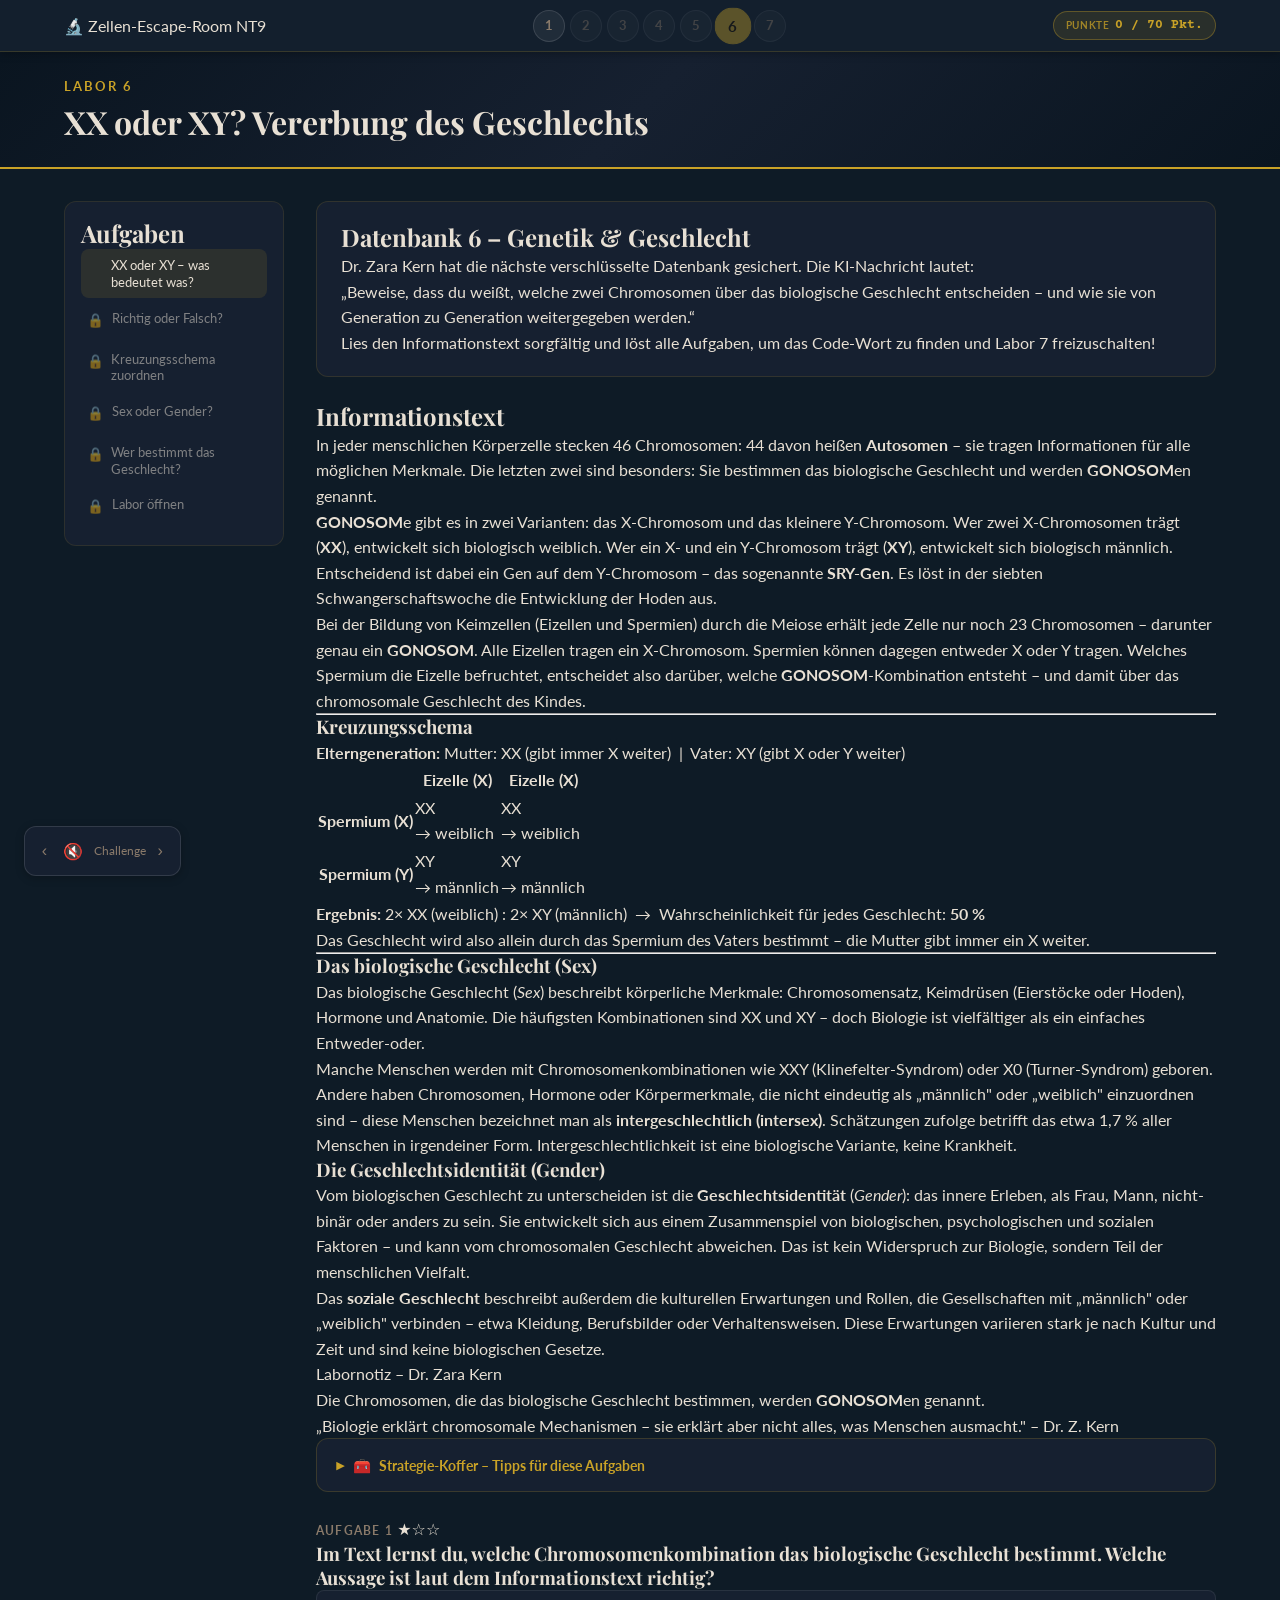
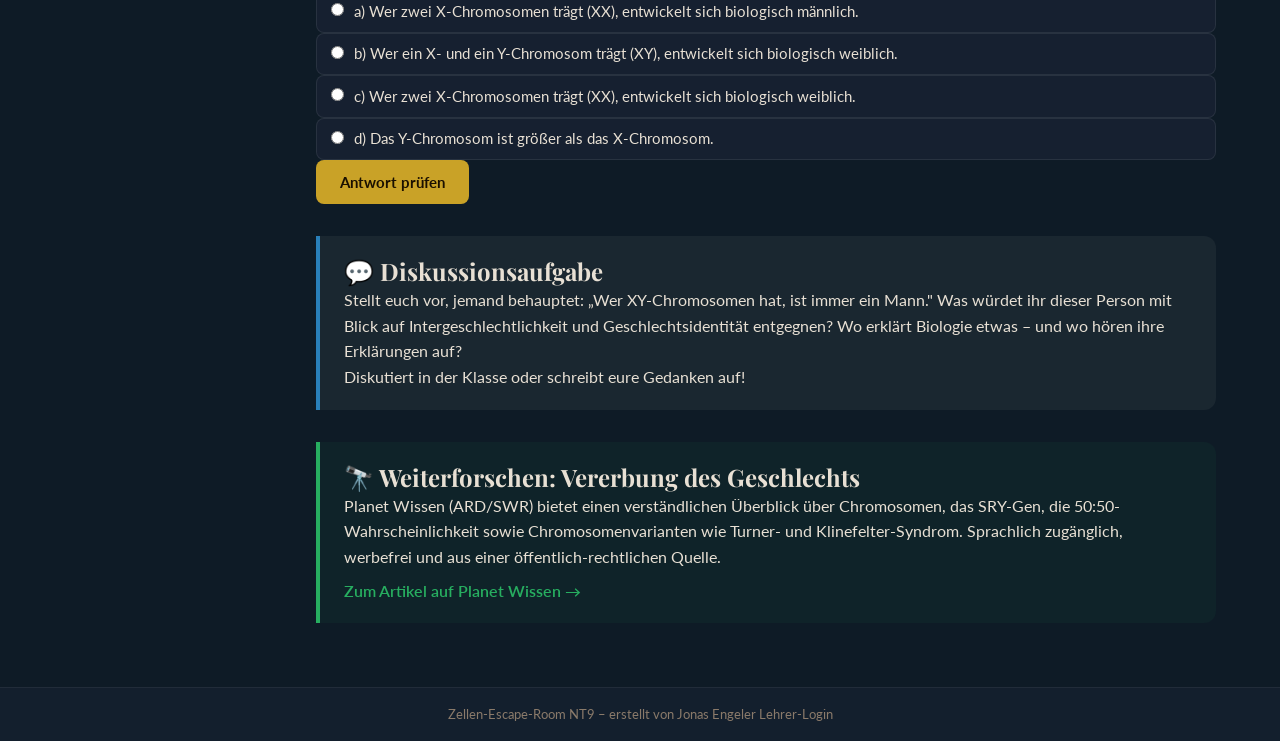
<file: labore/labor-06.html>
<!DOCTYPE html>
<html lang="de">
<head>
  <meta charset="UTF-8">
  <meta name="viewport" content="width=device-width, initial-scale=1.0">
  <title>Zellen-Escape-Room NT9 – Labor 6: XX oder XY?</title>
  <link rel="preconnect" href="https://fonts.googleapis.com">
  <link href="https://fonts.googleapis.com/css2?family=Playfair+Display:wght@400;700&family=Lato:wght@300;400;700&family=Courier+Prime:wght@400;700&display=swap" rel="stylesheet">
  <link rel="stylesheet" href="../styles/main.css">
</head>
<body class="mappe-page">

  <!-- HEADER mit Chapter-Navigation -->
  <header class="site-header">
    <div class="header-inner">
      <div class="header-brand">
        <span class="header-icon">🔬</span>
        <span class="header-title">Zellen-Escape-Room NT9</span>
      </div>
      <nav class="chapter-nav" aria-label="Labornavigation">
        <a href="labor-01.html" class="chapter-circle" title="Labor 1">1</a>
        <a href="labor-02.html" class="chapter-circle" title="Labor 2">2</a>
        <a href="labor-03.html" class="chapter-circle" title="Labor 3">3</a>
        <a href="labor-04.html" class="chapter-circle" title="Labor 4">4</a>
        <a href="labor-05.html" class="chapter-circle" title="Labor 5">5</a>
        <a href="labor-06.html" class="chapter-circle active" title="Labor 6: XX oder XY?">6</a>
        <a href="labor-07.html" class="chapter-circle locked" title="Labor 7">7</a>
      </nav>
    </div>
  </header>

  <!-- MAPPE-BANNER -->
  <div class="mappe-banner">
    <div class="mappe-banner-inner">
      <span class="mappe-label">Labor 6</span>
      <h1 class="mappe-title">XX oder XY? <span class="mappe-subtitle">Vererbung des Geschlechts</span></h1>
    </div>
  </div>

  <!-- HAUPTLAYOUT -->
  <div class="layout-wrapper">

    <!-- SIDEBAR -->
    <aside class="task-sidebar">
      <h2 class="sidebar-heading">Aufgaben</h2>
      <ul class="task-nav-list">
        <li class="task-nav-item active" data-task="1">
          <span class="task-status"></span>
          <span class="task-nav-title">XX oder XY – was bedeutet was?</span>
        </li>
        <li class="task-nav-item locked" data-task="2">
          <span class="task-status">🔒</span>
          <span class="task-nav-title">Richtig oder Falsch?</span>
        </li>
        <li class="task-nav-item locked" data-task="3">
          <span class="task-status">🔒</span>
          <span class="task-nav-title">Kreuzungsschema zuordnen</span>
        </li>
        <li class="task-nav-item locked" data-task="4">
          <span class="task-status">🔒</span>
          <span class="task-nav-title">Sex oder Gender?</span>
        </li>
        <li class="task-nav-item locked" data-task="5">
          <span class="task-status">🔒</span>
          <span class="task-nav-title">Wer bestimmt das Geschlecht?</span>
        </li>
        <li class="task-nav-item locked" data-task="code">
          <span class="task-status">🔒</span>
          <span class="task-nav-title">Labor öffnen</span>
        </li>
      </ul>
    </aside>

    <!-- HAUPTINHALT -->
    <main class="content-area">

      <!-- NARRATIVE EINLEITUNG -->
      <div class="archive-context">
        <div class="archive-context-inner">
          <h2 class="archive-context-title">Datenbank 6 – Genetik &amp; Geschlecht</h2>
          <p>Dr. Zara Kern hat die nächste verschlüsselte Datenbank gesichert. Die KI-Nachricht lautet:</p>
          <blockquote class="ki-message">
            &bdquo;Beweise, dass du weißt, welche zwei Chromosomen über das biologische Geschlecht entscheiden – und wie sie von Generation zu Generation weitergegeben werden.&ldquo;
          </blockquote>
          <p>Lies den Informationstext sorgfältig und löst alle Aufgaben, um das Code-Wort zu finden und Labor 7 freizuschalten!</p>
        </div>
      </div>

      <!-- INFORMATIONSTEXT -->
      <section class="info-text-section">
        <h2 class="section-title">Informationstext</h2>
        <div class="info-text-card">
          <p>In jeder menschlichen Körperzelle stecken 46 Chromosomen: 44 davon heißen <strong>Autosomen</strong> – sie tragen Informationen für alle möglichen Merkmale. Die letzten zwei sind besonders: Sie bestimmen das biologische Geschlecht und werden <strong>GONOSOM</strong>en genannt.</p>

          <p><strong>GONOSOM</strong>e gibt es in zwei Varianten: das X-Chromosom und das kleinere Y-Chromosom. Wer zwei X-Chromosomen trägt (<strong>XX</strong>), entwickelt sich biologisch weiblich. Wer ein X- und ein Y-Chromosom trägt (<strong>XY</strong>), entwickelt sich biologisch männlich. Entscheidend ist dabei ein Gen auf dem Y-Chromosom – das sogenannte <strong>SRY-Gen</strong>. Es löst in der siebten Schwangerschaftswoche die Entwicklung der Hoden aus.</p>

          <p>Bei der Bildung von Keimzellen (Eizellen und Spermien) durch die Meiose erhält jede Zelle nur noch 23 Chromosomen – darunter genau ein <strong>GONOSOM</strong>. Alle Eizellen tragen ein X-Chromosom. Spermien können dagegen entweder X oder Y tragen. Welches Spermium die Eizelle befruchtet, entscheidet also darüber, welche <strong>GONOSOM</strong>-Kombination entsteht – und damit über das chromosomale Geschlecht des Kindes.</p>

          <hr class="info-divider">

          <h3 class="info-subheading">Kreuzungsschema</h3>
          <p><strong>Elterngeneration:</strong> Mutter: XX (gibt immer X weiter) &nbsp;|&nbsp; Vater: XY (gibt X oder Y weiter)</p>

          <div class="kreuzungsschema-wrap">
            <table class="kreuzungsschema">
              <thead>
                <tr>
                  <th></th>
                  <th>Eizelle (X)</th>
                  <th>Eizelle (X)</th>
                </tr>
              </thead>
              <tbody>
                <tr>
                  <th>Spermium (X)</th>
                  <td>XX<br><span class="schema-result">→ weiblich</span></td>
                  <td>XX<br><span class="schema-result">→ weiblich</span></td>
                </tr>
                <tr>
                  <th>Spermium (Y)</th>
                  <td>XY<br><span class="schema-result">→ männlich</span></td>
                  <td>XY<br><span class="schema-result">→ männlich</span></td>
                </tr>
              </tbody>
            </table>
          </div>

          <p><strong>Ergebnis:</strong> 2× XX (weiblich) : 2× XY (männlich) &nbsp;→&nbsp; Wahrscheinlichkeit für jedes Geschlecht: <strong>50 %</strong></p>
          <p>Das Geschlecht wird also allein durch das Spermium des Vaters bestimmt – die Mutter gibt immer ein X weiter.</p>

          <hr class="info-divider">

          <h3 class="info-subheading">Das biologische Geschlecht (Sex)</h3>
          <p>Das biologische Geschlecht (<em>Sex</em>) beschreibt körperliche Merkmale: Chromosomensatz, Keimdrüsen (Eierstöcke oder Hoden), Hormone und Anatomie. Die häufigsten Kombinationen sind XX und XY – doch Biologie ist vielfältiger als ein einfaches Entweder-oder.</p>
          <p>Manche Menschen werden mit Chromosomenkombinationen wie XXY (Klinefelter-Syndrom) oder X0 (Turner-Syndrom) geboren. Andere haben Chromosomen, Hormone oder Körpermerkmale, die nicht eindeutig als „männlich" oder „weiblich" einzuordnen sind – diese Menschen bezeichnet man als <strong>intergeschlechtlich (intersex)</strong>. Schätzungen zufolge betrifft das etwa 1,7 % aller Menschen in irgendeiner Form. Intergeschlechtlichkeit ist eine biologische Variante, keine Krankheit.</p>

          <h3 class="info-subheading">Die Geschlechtsidentität (Gender)</h3>
          <p>Vom biologischen Geschlecht zu unterscheiden ist die <strong>Geschlechtsidentität</strong> (<em>Gender</em>): das innere Erleben, als Frau, Mann, nicht-binär oder anders zu sein. Sie entwickelt sich aus einem Zusammenspiel von biologischen, psychologischen und sozialen Faktoren – und kann vom chromosomalen Geschlecht abweichen. Das ist kein Widerspruch zur Biologie, sondern Teil der menschlichen Vielfalt.</p>
          <p>Das <strong>soziale Geschlecht</strong> beschreibt außerdem die kulturellen Erwartungen und Rollen, die Gesellschaften mit „männlich" oder „weiblich" verbinden – etwa Kleidung, Berufsbilder oder Verhaltensweisen. Diese Erwartungen variieren stark je nach Kultur und Zeit und sind keine biologischen Gesetze.</p>

          <div class="dokument-karte">
            <div class="dokument-karte-header">Labornotiz – Dr. Zara Kern</div>
            <p>Die Chromosomen, die das biologische Geschlecht bestimmen, werden <strong>GONOSOM</strong>en genannt.</p>
            <p class="dokument-karte-hinweis">„Biologie erklärt chromosomale Mechanismen – sie erklärt aber nicht alles, was Menschen ausmacht." – Dr. Z. Kern</p>
          </div>
        </div>
      </section>

      <!-- STRATEGIE-KOFFER -->
      <details class="strategie-koffer">
        <summary class="strategie-koffer-summary">
          <span class="koffer-icon">🧰</span> Strategie-Koffer – Tipps für diese Aufgaben
        </summary>
        <div class="strategie-koffer-content">
          <ul>
            <li>Lies den Informationstext zuerst vollständig – besonders das Kreuzungsschema hilft bei mehreren Aufgaben.</li>
            <li>Bei Zuordnungsaufgaben: Beginne mit den Begriffen, bei denen du dir sicher bist, und leite die übrigen durch Ausschluss ab.</li>
            <li>Bei der Schwer-Aufgabe (★★★): Überlege zuerst selbst, bevor du die Tipps aufdeckst – und nutze Tipp 1 vor Tipp 2.</li>
          </ul>
        </div>
      </details>

      <!-- ===== AUFGABE 1 ===== -->
      <section id="task-1" class="task-block visible" aria-label="Aufgabe 1">
        <div class="task-header">
          <span class="task-number">Aufgabe 1</span>
          <span class="task-difficulty">★☆☆</span>
        </div>
        <h3 class="task-question">Im Text lernst du, welche Chromosomenkombination das biologische Geschlecht bestimmt. Welche Aussage ist laut dem Informationstext richtig?</h3>

        <div class="task-options">
          <label class="option-label">
            <input type="radio" name="q1" value="a">
            <span class="option-text">a) Wer zwei X-Chromosomen trägt (XX), entwickelt sich biologisch männlich.</span>
          </label>
          <label class="option-label">
            <input type="radio" name="q1" value="b">
            <span class="option-text">b) Wer ein X- und ein Y-Chromosom trägt (XY), entwickelt sich biologisch weiblich.</span>
          </label>
          <label class="option-label">
            <input type="radio" name="q1" value="c">
            <span class="option-text">c) Wer zwei X-Chromosomen trägt (XX), entwickelt sich biologisch weiblich.</span>
          </label>
          <label class="option-label">
            <input type="radio" name="q1" value="d">
            <span class="option-text">d) Das Y-Chromosom ist größer als das X-Chromosom.</span>
          </label>
        </div>

        <div class="task-actions">
          <button class="btn-check" onclick="checkTask1()">Antwort prüfen</button>
        </div>

        <div id="feedback-1" class="feedback-box hidden"></div>

        <div id="next-btn-1" class="next-button-wrap hidden">
          <button class="btn-next" onclick="goToTask(2)">Weiter zu Aufgabe 2 →</button>
        </div>
      </section>

      <!-- ===== AUFGABE 2 ===== -->
      <section id="task-2" class="task-block" aria-label="Aufgabe 2">
        <div class="task-header">
          <span class="task-number">Aufgabe 2</span>
          <span class="task-difficulty">★☆☆</span>
        </div>
        <h3 class="task-question">Entscheide für jede Aussage, ob sie laut dem Informationstext richtig oder falsch ist.</h3>

        <div class="task-table-wrap">
          <table class="rf-table">
            <thead>
              <tr>
                <th class="rf-col-statement">Aussage</th>
                <th class="rf-col-choice">Richtig</th>
                <th class="rf-col-choice">Falsch</th>
              </tr>
            </thead>
            <tbody>
              <tr>
                <td>Die Wahrscheinlichkeit, dass ein Kind biologisch weiblich oder männlich wird, beträgt jeweils 50 %.</td>
                <td class="rf-radio"><input type="radio" name="tf2-0" value="true"></td>
                <td class="rf-radio"><input type="radio" name="tf2-0" value="false"></td>
              </tr>
              <tr>
                <td>Alle Eizellen tragen ein X-Chromosom.</td>
                <td class="rf-radio"><input type="radio" name="tf2-1" value="true"></td>
                <td class="rf-radio"><input type="radio" name="tf2-1" value="false"></td>
              </tr>
              <tr>
                <td>Das biologische Geschlecht des Kindes wird durch die Eizelle der Mutter bestimmt.</td>
                <td class="rf-radio"><input type="radio" name="tf2-2" value="true"></td>
                <td class="rf-radio"><input type="radio" name="tf2-2" value="false"></td>
              </tr>
              <tr>
                <td>Spermien tragen immer ein Y-Chromosom.</td>
                <td class="rf-radio"><input type="radio" name="tf2-3" value="true"></td>
                <td class="rf-radio"><input type="radio" name="tf2-3" value="false"></td>
              </tr>
            </tbody>
          </table>
        </div>

        <div class="task-actions">
          <button class="btn-check" onclick="checkTask2()">Antwort prüfen</button>
        </div>

        <div id="feedback-2" class="feedback-box hidden"></div>

        <div id="next-btn-2" class="next-button-wrap hidden">
          <button class="btn-next" onclick="goToTask(3)">Weiter zu Aufgabe 3 →</button>
        </div>
      </section>

      <!-- ===== AUFGABE 3 ===== -->
      <section id="task-3" class="task-block" aria-label="Aufgabe 3">
        <div class="task-header">
          <span class="task-number">Aufgabe 3</span>
          <span class="task-difficulty">★★☆</span>
        </div>
        <h3 class="task-question">Im Kreuzungsschema entstehen aus der Befruchtung vier mögliche Kombinationen. Ordne jede Chromosomenkombination dem richtigen biologischen Entwicklungsweg zu.</h3>

        <div class="zuordnung-list">
          <div class="zuordnung-row">
            <span class="zuordnung-term">Eizelle (X) + Spermium (X)</span>
            <div class="zuordnung-radios">
              <label class="zuordnung-radio-label">
                <input type="radio" name="z3-0" value="XX"> XX – biologisch weiblich
              </label>
              <label class="zuordnung-radio-label">
                <input type="radio" name="z3-0" value="XY"> XY – biologisch männlich
              </label>
            </div>
          </div>
          <div class="zuordnung-row">
            <span class="zuordnung-term">Eizelle (X) + Spermium (Y)</span>
            <div class="zuordnung-radios">
              <label class="zuordnung-radio-label">
                <input type="radio" name="z3-1" value="XX"> XX – biologisch weiblich
              </label>
              <label class="zuordnung-radio-label">
                <input type="radio" name="z3-1" value="XY"> XY – biologisch männlich
              </label>
            </div>
          </div>
          <div class="zuordnung-row">
            <span class="zuordnung-term">Trägerin des SRY-Gens</span>
            <div class="zuordnung-radios">
              <label class="zuordnung-radio-label">
                <input type="radio" name="z3-2" value="XX"> XX – biologisch weiblich
              </label>
              <label class="zuordnung-radio-label">
                <input type="radio" name="z3-2" value="XY"> XY – biologisch männlich
              </label>
            </div>
          </div>
          <div class="zuordnung-row">
            <span class="zuordnung-term">Entwicklung der Hoden wird in der 7. Schwangerschaftswoche ausgelöst</span>
            <div class="zuordnung-radios">
              <label class="zuordnung-radio-label">
                <input type="radio" name="z3-3" value="XX"> XX – biologisch weiblich
              </label>
              <label class="zuordnung-radio-label">
                <input type="radio" name="z3-3" value="XY"> XY – biologisch männlich
              </label>
            </div>
          </div>
        </div>

        <div class="task-actions">
          <button class="btn-check" onclick="checkTask3()">Antwort prüfen</button>
        </div>

        <div id="feedback-3" class="feedback-box hidden"></div>

        <div id="next-btn-3" class="next-button-wrap hidden">
          <button class="btn-next" onclick="goToTask(4)">Weiter zu Aufgabe 4 →</button>
        </div>
      </section>

      <!-- ===== AUFGABE 4 ===== -->
      <section id="task-4" class="task-block" aria-label="Aufgabe 4">
        <div class="task-header">
          <span class="task-number">Aufgabe 4</span>
          <span class="task-difficulty">★★☆</span>
        </div>
        <h3 class="task-question">Der Text unterscheidet zwischen dem biologischen Geschlecht (Sex) und der Geschlechtsidentität (Gender). Ordne jeden Begriff der richtigen Kategorie zu.</h3>

        <div class="zuordnung-list">
          <div class="zuordnung-row">
            <span class="zuordnung-term">Chromosomensatz (z. B. XX oder XY)</span>
            <div class="zuordnung-radios">
              <label class="zuordnung-radio-label">
                <input type="radio" name="z4-0" value="sex"> Biologisches Geschlecht (Sex)
              </label>
              <label class="zuordnung-radio-label">
                <input type="radio" name="z4-0" value="gender"> Geschlechtsidentität (Gender)
              </label>
            </div>
          </div>
          <div class="zuordnung-row">
            <span class="zuordnung-term">Keimdrüsen (Eierstöcke oder Hoden)</span>
            <div class="zuordnung-radios">
              <label class="zuordnung-radio-label">
                <input type="radio" name="z4-1" value="sex"> Biologisches Geschlecht (Sex)
              </label>
              <label class="zuordnung-radio-label">
                <input type="radio" name="z4-1" value="gender"> Geschlechtsidentität (Gender)
              </label>
            </div>
          </div>
          <div class="zuordnung-row">
            <span class="zuordnung-term">Inneres Erleben, als Frau, Mann oder nicht-binär zu sein</span>
            <div class="zuordnung-radios">
              <label class="zuordnung-radio-label">
                <input type="radio" name="z4-2" value="sex"> Biologisches Geschlecht (Sex)
              </label>
              <label class="zuordnung-radio-label">
                <input type="radio" name="z4-2" value="gender"> Geschlechtsidentität (Gender)
              </label>
            </div>
          </div>
          <div class="zuordnung-row">
            <span class="zuordnung-term">Entsteht aus biologischen, psychologischen und sozialen Faktoren</span>
            <div class="zuordnung-radios">
              <label class="zuordnung-radio-label">
                <input type="radio" name="z4-3" value="sex"> Biologisches Geschlecht (Sex)
              </label>
              <label class="zuordnung-radio-label">
                <input type="radio" name="z4-3" value="gender"> Geschlechtsidentität (Gender)
              </label>
            </div>
          </div>
          <div class="zuordnung-row">
            <span class="zuordnung-term">Hormone und Anatomie</span>
            <div class="zuordnung-radios">
              <label class="zuordnung-radio-label">
                <input type="radio" name="z4-4" value="sex"> Biologisches Geschlecht (Sex)
              </label>
              <label class="zuordnung-radio-label">
                <input type="radio" name="z4-4" value="gender"> Geschlechtsidentität (Gender)
              </label>
            </div>
          </div>
        </div>

        <div class="task-actions">
          <button class="btn-check" onclick="checkTask4()">Antwort prüfen</button>
        </div>

        <div id="feedback-4" class="feedback-box hidden"></div>

        <div id="next-btn-4" class="next-button-wrap hidden">
          <button class="btn-next" onclick="goToTask(5)">Weiter zu Aufgabe 5 →</button>
        </div>
      </section>

      <!-- ===== AUFGABE 5 ===== -->
      <section id="task-5" class="task-block" aria-label="Aufgabe 5">
        <div class="task-header">
          <span class="task-number">Aufgabe 5</span>
          <span class="task-difficulty">★★★</span>
        </div>
        <h3 class="task-question">Manche Menschen sagen: „Die Mutter bestimmt das Geschlecht des Kindes." Diese Aussage ist biologisch nicht korrekt. Welche der folgenden Aussagen erklären richtig, warum es der Vater ist, der das chromosomale Geschlecht des Kindes bestimmt? (Mehrere Antworten richtig)</h3>

        <div class="task-options">
          <label class="option-label">
            <input type="checkbox" name="q5" value="a">
            <span class="option-text">a) Die Mutter gibt durch ihre Eizellen immer ein X-Chromosom weiter – sie hat keine andere Möglichkeit.</span>
          </label>
          <label class="option-label">
            <input type="checkbox" name="q5" value="b">
            <span class="option-text">b) Die Mutter gibt manchmal ein Y-Chromosom weiter, aber nur bei Söhnen.</span>
          </label>
          <label class="option-label">
            <input type="checkbox" name="q5" value="c">
            <span class="option-text">c) Spermien des Vaters tragen entweder ein X- oder ein Y-Chromosom – beide Varianten sind möglich.</span>
          </label>
          <label class="option-label">
            <input type="checkbox" name="q5" value="d">
            <span class="option-text">d) Trifft ein X-Spermium auf die Eizelle, entsteht XX (biologisch weiblich); trifft ein Y-Spermium auf die Eizelle, entsteht XY (biologisch männlich).</span>
          </label>
          <label class="option-label">
            <input type="checkbox" name="q5" value="e">
            <span class="option-text">e) Das Y-Chromosom des Vaters trägt das SRY-Gen, das die männliche Entwicklung auslöst.</span>
          </label>
          <label class="option-label">
            <input type="checkbox" name="q5" value="f">
            <span class="option-text">f) Die Wahrscheinlichkeit für jedes Geschlecht beträgt 25 %, weil es vier mögliche Kombinationen gibt.</span>
          </label>
        </div>

        <div class="task-tipps">
          <details class="tipp-details">
            <summary class="tipp-summary">💡 Tipp 1</summary>
            <p class="tipp-text">Schau dir das Kreuzungsschema genau an: Die Spaltenüberschriften zeigen, was die Mutter gibt. Die Zeilenüberschriften zeigen, was der Vater geben kann. Was fällt dir auf? Kann die Mutter je ein Y-Chromosom weitergeben?</p>
          </details>
          <details class="tipp-details">
            <summary class="tipp-summary">💡 Tipp 2</summary>
            <p class="tipp-text">Die Mutter hat nur X-Chromosomen in ihren Eizellen – sie kann also ausschließlich X weitergeben. Der Vater hat XY und gibt entweder X oder Y weiter. Da es in beiden Fällen 50 % Wahrscheinlichkeit gibt, bestimmt allein das Spermium des Vaters das Ergebnis. Aussage b) ist falsch, f) ist falsch (50 %, nicht 25 %).</p>
          </details>
        </div>

        <div class="task-actions">
          <button class="btn-check" onclick="checkTask5()">Antwort prüfen</button>
        </div>

        <div id="feedback-5" class="feedback-box hidden"></div>

        <div id="next-btn-5" class="next-button-wrap hidden">
          <button class="btn-next" onclick="goToTask('code')">Zum Code-Eingabe-Bereich →</button>
        </div>
      </section>

      <!-- ===== CODE-EINGABE ===== -->
      <section id="code-section" class="code-section" aria-label="Labor öffnen" style="display:none;">
        <div class="code-section-inner">
          <h2 class="code-section-title">🔐 Labor öffnen</h2>
          <p class="code-section-desc">Ihr habt alle Aufgaben gelöst! Gebt jetzt das Code-Wort ein, das ihr im Informationstext gefunden habt, um die Datenbank zu entschlüsseln und Labor 7 freizuschalten.</p>
          <div class="code-input-wrap">
            <input
              type="text"
              id="code-input"
              class="code-input"
              placeholder="Code-Wort eingeben …"
              autocomplete="off"
              autocorrect="off"
              autocapitalize="characters"
              spellcheck="false"
            >
            <button class="btn-code-check" onclick="checkCode()">Entsperren</button>
          </div>
          <div id="feedback-code" class="feedback-box hidden"></div>
        </div>
      </section>

      <!-- ===== DISKUSSION ===== -->
      <section class="discussion-block" aria-label="Diskussionsaufgabe">
        <h2 class="discussion-title">💬 Diskussionsaufgabe</h2>
        <p class="discussion-question">Stellt euch vor, jemand behauptet: „Wer XY-Chromosomen hat, ist immer ein Mann." Was würdet ihr dieser Person mit Blick auf Intergeschlechtlichkeit und Geschlechtsidentität entgegnen? Wo erklärt Biologie etwas – und wo hören ihre Erklärungen auf?</p>
        <p class="discussion-hint">Diskutiert in der Klasse oder schreibt eure Gedanken auf!</p>
      </section>

      <!-- ===== EXKURS ===== -->
      <section class="exkurs-block" aria-label="Vertiefung">
        <h2 class="exkurs-title">🔭 Weiterforschen: Vererbung des Geschlechts</h2>
        <p>Planet Wissen (ARD/SWR) bietet einen verständlichen Überblick über Chromosomen, das SRY-Gen, die 50:50-Wahrscheinlichkeit sowie Chromosomenvarianten wie Turner- und Klinefelter-Syndrom. Sprachlich zugänglich, werbefrei und aus einer öffentlich-rechtlichen Quelle.</p>
        <a
          href="https://www.planet-wissen.de/natur/anatomie_des_menschen/vererbung/pwievererbungdesgeschlechts100.html"
          target="_blank"
          rel="noopener noreferrer"
          class="exkurs-link"
        >Zum Artikel auf Planet Wissen →</a>
      </section>

    </main>
  </div>

  <!-- FOOTER -->
  <footer class="site-footer">
    <div class="footer-inner">
      <span class="footer-copy">Zellen-Escape-Room NT9 – erstellt von Jonas Engeler</span>
      <a href="../lehrer.html" class="footer-teacher-link">Lehrer-Login</a>
    </div>
  </footer>

  <script src="../scripts/app.js"></script>
  <script>
    var _at1 = 0, _at2 = 0, _at3 = 0, _at4 = 0, _at5 = 0;
    // App initialisieren: Kapitel 6, 5 Aufgaben
    initApp(6, 5);

    // Code-Wort für dieses Labor
    var MAPPE_CODE = 'GONOSOM';

    // ─── completeTask: Aufgabe abschliessen, Sound + Stempel mit Guards ───
    function completeTask(taskNr) {
      var taskEl = document.getElementById('task-' + taskNr);
      if (taskEl) taskEl.classList.add('completed');
      var nb = document.getElementById('next-btn-' + taskNr);
      if (nb) nb.classList.remove('hidden');
      var navItem = document.querySelector('.task-nav-item[data-task="' + taskNr + '"]');
      if (navItem) {
        navItem.classList.remove('active', 'locked');
        navItem.classList.add('completed');
        var st = navItem.querySelector('.task-status');
        if (st) st.textContent = '✓';
      }
      var nextItem = document.querySelector('.task-nav-item[data-task="' + (taskNr + 1) + '"]');
      if (nextItem) {
        nextItem.classList.remove('locked');
        var ns = nextItem.querySelector('.task-status');
        if (ns) ns.textContent = '';
      }
      if (typeof playSound === 'function') playSound('correct');
      if (typeof showStamp === 'function') showStamp(taskNr);
    }

    // ─── AUFGABE 1 – Multiple Choice ───
    function checkTask1() {
      var selected = document.querySelector('input[name="q1"]:checked');
      var feedbackEl = document.getElementById('feedback-1');
      var nextBtn = document.getElementById('next-btn-1');

      if (!selected) {
        feedbackEl.className = 'feedback-box feedback-hint';
        feedbackEl.textContent = 'Bitte wähle eine Antwort aus.';
        feedbackEl.classList.remove('hidden');
        return;
      }

      if (selected.value === 'c') {
        feedbackEl.className = 'feedback-box feedback-correct';
        feedbackEl.innerHTML = 'Richtig! XX steht für das biologisch weibliche Chromosomenmuster, XY für das biologisch männliche. Diese beiden Chromosomen – X und Y – nennt man <strong>GONOSOM</strong>en, also Geschlechtschromosomen. Das Y-Chromosom ist dabei das kleinere der beiden.';
        nextBtn.classList.remove('hidden');
        var _pts = _at1 === 0 ? 2 : _at1 === 1 ? 1 : 0;
        if (typeof awardPoints === 'function') awardPoints(6, 1, _pts);
        completeTask(1);
      } else {
        _at1++;
        feedbackEl.className = 'feedback-box feedback-wrong';
        feedbackEl.textContent = 'Schau noch einmal in den ersten Absatz des Textes. Dort ist genau erklärt, welche Kombination (XX oder XY) sich wie entwickelt. Achte auch auf den Größenvergleich der beiden Chromosomen.';
      }
      feedbackEl.classList.remove('hidden');
    }

    // ─── AUFGABE 2 – Richtig/Falsch ───
    function checkTask2() {
      var feedbackEl = document.getElementById('feedback-2');
      var nextBtn = document.getElementById('next-btn-2');

      var correct = ['true', 'true', 'false', 'false'];
      var allAnswered = true;
      var allCorrect = true;

      for (var i = 0; i < 4; i++) {
        var sel = document.querySelector('input[name="tf2-' + i + '"]:checked');
        if (!sel) {
          allAnswered = false;
          break;
        }
        if (sel.value !== correct[i]) {
          allCorrect = false;
        }
      }

      if (!allAnswered) {
        feedbackEl.className = 'feedback-box feedback-hint';
        feedbackEl.textContent = 'Bitte beantworte alle vier Aussagen.';
        feedbackEl.classList.remove('hidden');
        return;
      }

      if (allCorrect) {
        feedbackEl.className = 'feedback-box feedback-correct';
        feedbackEl.textContent = 'Sehr gut! Die Mutter gibt durch ihre Eizellen immer ein X-Chromosom weiter – sie hat darauf keinen Einfluss. Erst das Spermium des Vaters entscheidet: Trägt es ein X, entsteht XX (biologisch weiblich); trägt es ein Y, entsteht XY (biologisch männlich). Da beide Spermientypen gleich häufig sind, beträgt die Wahrscheinlichkeit für jedes Geschlecht 50 %.';
        nextBtn.classList.remove('hidden');
        var _pts = _at2 === 0 ? 2 : _at2 === 1 ? 1 : 0;
        if (typeof awardPoints === 'function') awardPoints(6, 2, _pts);
        completeTask(2);
      } else {
        _at2++;
        feedbackEl.className = 'feedback-box feedback-wrong';
        feedbackEl.textContent = 'Überprüfe deine Antworten noch einmal anhand des Kreuzungsschemas. Achte besonders darauf, was die Mutter weitergibt und welche zwei Möglichkeiten der Vater hat.';
      }
      feedbackEl.classList.remove('hidden');
    }

    // ─── AUFGABE 3 – Zuordnung (Radio-Buttons) ───
    function checkTask3() {
      var feedbackEl = document.getElementById('feedback-3');
      var nextBtn = document.getElementById('next-btn-3');

      var correctAnswers = ['XX', 'XY', 'XY', 'XY'];
      var allAnswered = true;
      var allCorrect = true;

      for (var i = 0; i < 4; i++) {
        var sel = document.querySelector('input[name="z3-' + i + '"]:checked');
        if (!sel) {
          allAnswered = false;
          break;
        }
        if (sel.value !== correctAnswers[i]) {
          allCorrect = false;
        }
      }

      if (!allAnswered) {
        feedbackEl.className = 'feedback-box feedback-hint';
        feedbackEl.textContent = 'Bitte ordne alle vier Kombinationen zu.';
        feedbackEl.classList.remove('hidden');
        return;
      }

      if (allCorrect) {
        feedbackEl.className = 'feedback-box feedback-correct';
        feedbackEl.textContent = 'Ausgezeichnet! Das Kreuzungsschema zeigt: Weil die Mutter immer X weitergibt, hängt alles vom Spermium des Vaters ab. Das SRY-Gen auf dem Y-Chromosom ist dabei der entscheidende Schalter – es löst in der siebten Schwangerschaftswoche die Hodenentwicklung aus und damit das biologisch männliche Entwicklungsprogramm.';
        nextBtn.classList.remove('hidden');
        var _pts = _at3 === 0 ? 2 : _at3 === 1 ? 1 : 0;
        if (typeof awardPoints === 'function') awardPoints(6, 3, _pts);
        completeTask(3);
      } else {
        _at3++;
        feedbackEl.className = 'feedback-box feedback-wrong';
        feedbackEl.textContent = 'Sieh dir das Kreuzungsschema im Text noch einmal an. Die Mutter gibt immer X weiter – das ist fest. Der Vater kann X oder Y weitergeben. Kombiniere: Welche Kombination entsteht jeweils? Und welche Kombination trägt das SRY-Gen, das auf dem Y-Chromosom liegt?';
      }
      feedbackEl.classList.remove('hidden');
    }

    // ─── AUFGABE 4 – Zuordnung Sex/Gender (Radio-Buttons) ───
    function checkTask4() {
      var feedbackEl = document.getElementById('feedback-4');
      var nextBtn = document.getElementById('next-btn-4');

      var correctAnswers = ['sex', 'sex', 'gender', 'gender', 'sex'];
      var allAnswered = true;
      var allCorrect = true;

      for (var i = 0; i < 5; i++) {
        var sel = document.querySelector('input[name="z4-' + i + '"]:checked');
        if (!sel) {
          allAnswered = false;
          break;
        }
        if (sel.value !== correctAnswers[i]) {
          allCorrect = false;
        }
      }

      if (!allAnswered) {
        feedbackEl.className = 'feedback-box feedback-hint';
        feedbackEl.textContent = 'Bitte ordne alle fünf Begriffe zu.';
        feedbackEl.classList.remove('hidden');
        return;
      }

      if (allCorrect) {
        feedbackEl.className = 'feedback-box feedback-correct';
        feedbackEl.innerHTML = 'Gut erkannt! Das biologische Geschlecht (<em>Sex</em>) beschreibt messbare Körpermerkmale: Chromosomen, Keimdrüsen, Hormone und Anatomie. Die Geschlechtsidentität (<em>Gender</em>) dagegen ist das innere Erleben einer Person – sie entsteht aus einem Zusammenspiel vieler Faktoren und kann vom chromosomalen Geschlecht abweichen. Beides sind echte, bedeutsame Aspekte menschlicher Existenz.';
        nextBtn.classList.remove('hidden');
        var _pts = _at4 === 0 ? 2 : _at4 === 1 ? 1 : 0;
        if (typeof awardPoints === 'function') awardPoints(6, 4, _pts);
        completeTask(4);
      } else {
        _at4++;
        feedbackEl.className = 'feedback-box feedback-wrong';
        feedbackEl.textContent = 'Lies die Abschnitte "Das biologische Geschlecht (Sex)" und "Die Geschlechtsidentität (Gender)" noch einmal. Das biologische Geschlecht bezieht sich auf körperliche, messbare Merkmale. Die Geschlechtsidentität beschreibt das innere Erleben einer Person.';
      }
      feedbackEl.classList.remove('hidden');
    }

    // ─── AUFGABE 5 – Mehrfachauswahl ───
    function checkTask5() {
      var feedbackEl = document.getElementById('feedback-5');
      var nextBtn = document.getElementById('next-btn-5');

      var checked = Array.from(document.querySelectorAll('input[name="q5"]:checked')).map(function(el) { return el.value; });
      var correct = ['a', 'c', 'd', 'e'];

      if (checked.length === 0) {
        feedbackEl.className = 'feedback-box feedback-hint';
        feedbackEl.textContent = 'Bitte wähle mindestens eine Antwort aus.';
        feedbackEl.classList.remove('hidden');
        return;
      }

      var isCorrect = correct.length === checked.length &&
        correct.every(function(v) { return checked.indexOf(v) !== -1; });

      if (isCorrect) {
        feedbackEl.className = 'feedback-box feedback-correct';
        feedbackEl.textContent = 'Sehr gut durchdacht! Der entscheidende Punkt: Die Mutter hat keine Wahl – sie gibt immer X weiter. Der Vater dagegen produziert Spermien mit X und Spermien mit Y. Welches Spermium die Eizelle befruchtet, ist zufällig – und genau diese Zufälligkeit ergibt die 50:50-Wahrscheinlichkeit. Das SRY-Gen auf dem Y-Chromosom ist dabei der biologische Schalter, der die männliche Entwicklung einleitet. Aussage f) ist falsch: Zwar gibt es vier Kombinationen im Kreuzungsschema (XX, XX, XY, XY), aber zwei davon sind jeweils gleich – das ergibt 50 % weiblich und 50 % männlich.';
        nextBtn.classList.remove('hidden');
        var _pts = _at5 === 0 ? 2 : _at5 === 1 ? 1 : 0;
        if (typeof awardPoints === 'function') awardPoints(6, 5, _pts);
        completeTask(5);
      } else {
        _at5++;
        feedbackEl.className = 'feedback-box feedback-wrong';
        feedbackEl.textContent = 'Überdenke deine Auswahl. Überlege: Was kann die Mutter durch ihre Eizellen weitergeben? Und was sind die beiden Möglichkeiten für den Vater? Dann frage dich: Welche Kombination entsteht bei welchem Spermium – und was bewirkt das SRY-Gen?';
      }
      feedbackEl.classList.remove('hidden');
    }

    // ─── CODE-EINGABE ───
    function checkCode() {
      var input = document.getElementById('code-input');
      var feedbackEl = document.getElementById('feedback-code');
      var entered = input.value.trim().toUpperCase();

      if (!entered) {
        feedbackEl.className = 'feedback-box feedback-hint';
        feedbackEl.textContent = 'Bitte gib das Code-Wort ein.';
        feedbackEl.classList.remove('hidden');
        return;
      }

      if (entered === MAPPE_CODE) {
        feedbackEl.className = 'feedback-box feedback-correct';
        feedbackEl.innerHTML = '<strong>Datenbank 6 erfolgreich entschlüsselt!</strong> Das Code-Wort <strong>GONOSOM</strong> war korrekt. Labor 7 ist jetzt freigeschaltet!';
        feedbackEl.classList.remove('hidden');
        if (typeof playSound === 'function') {
          playSound('unlock');
        }
        if (typeof unlockNextMappe === 'function') {
          unlockNextMappe(6);
        }
      } else {
        feedbackEl.className = 'feedback-box feedback-wrong';
        feedbackEl.textContent = 'Das Code-Wort ist nicht korrekt. Tipp: Du suchst den Fachbegriff für Geschlechtschromosomen – die Sonder-Chromosomen X und Y, die über die biologische Geschlechtsentwicklung entscheiden.';
        feedbackEl.classList.remove('hidden');
        input.value = '';
        input.focus();
      }
    }

    // Enter-Taste in Code-Eingabe
    document.getElementById('code-input').addEventListener('keydown', function(e) {
      if (e.key === 'Enter') {
        checkCode();
      }
    });
  </script>

</body>
</html>
</file>
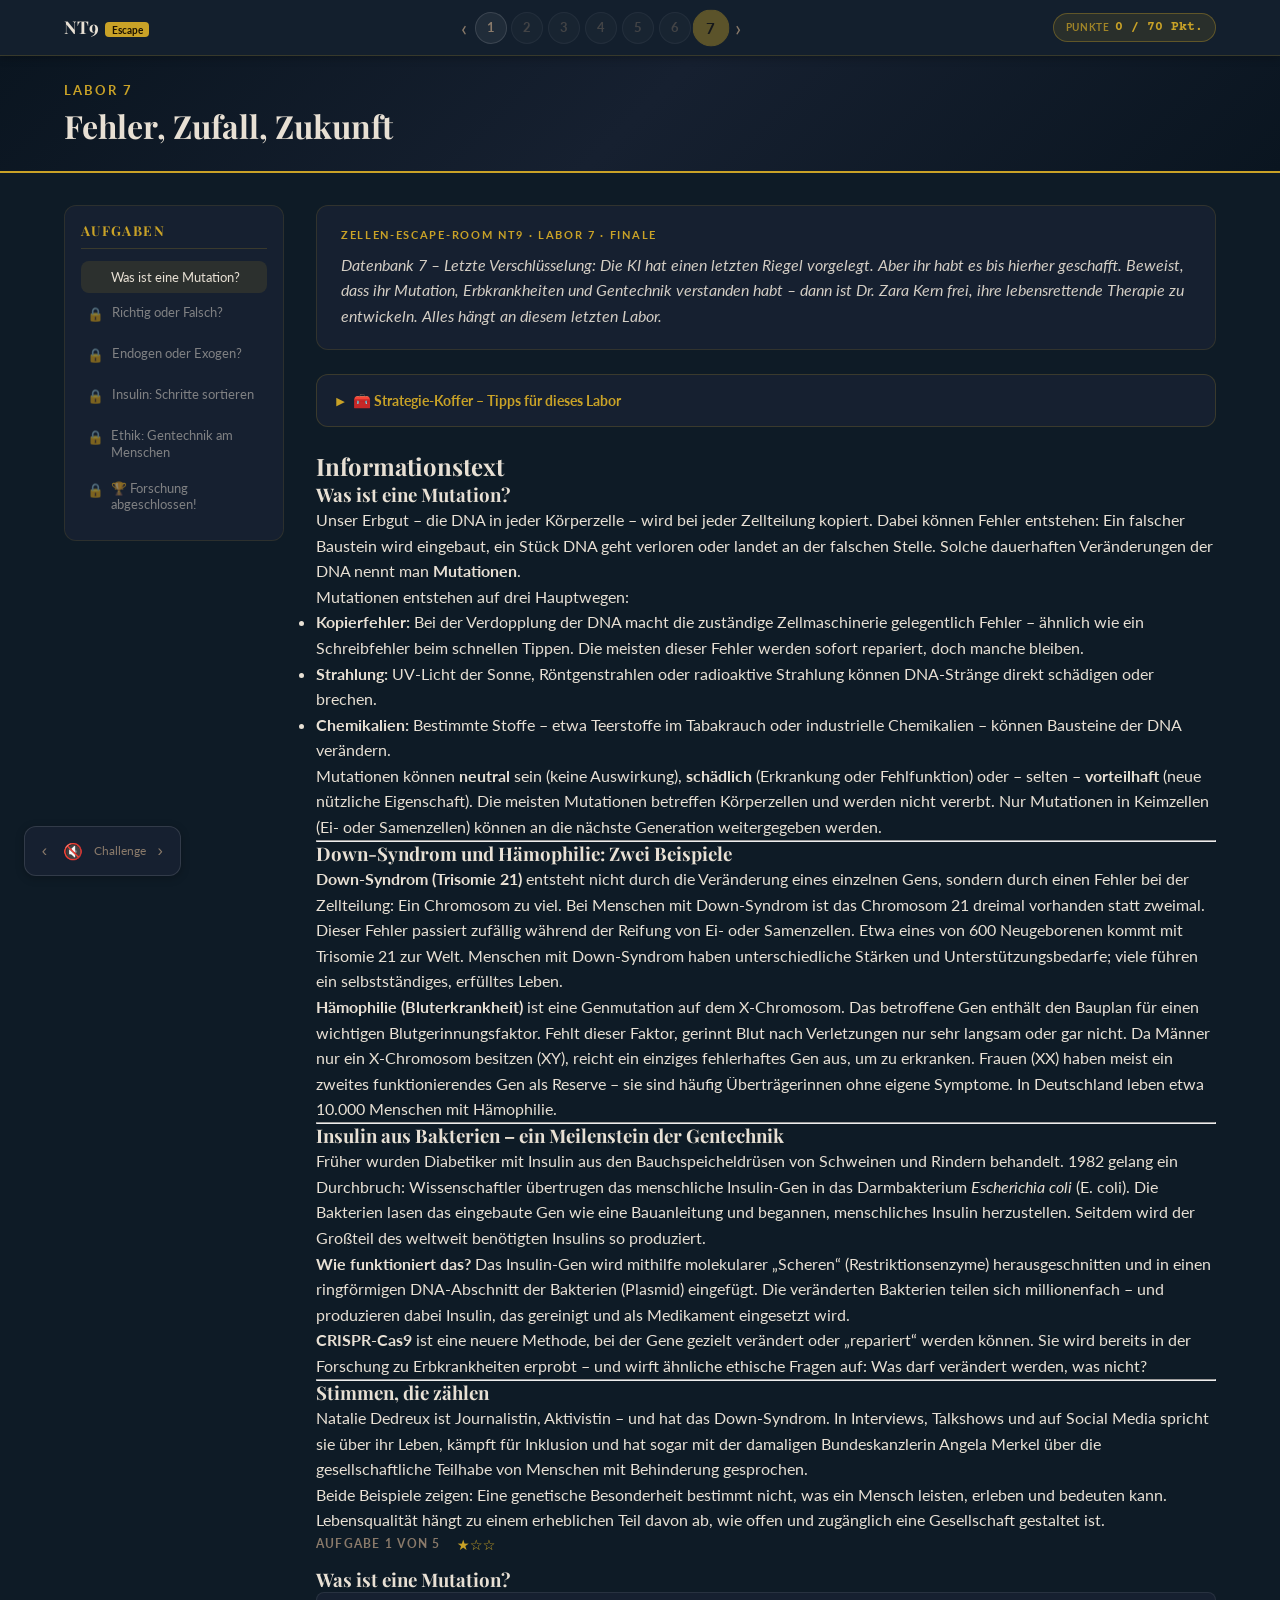
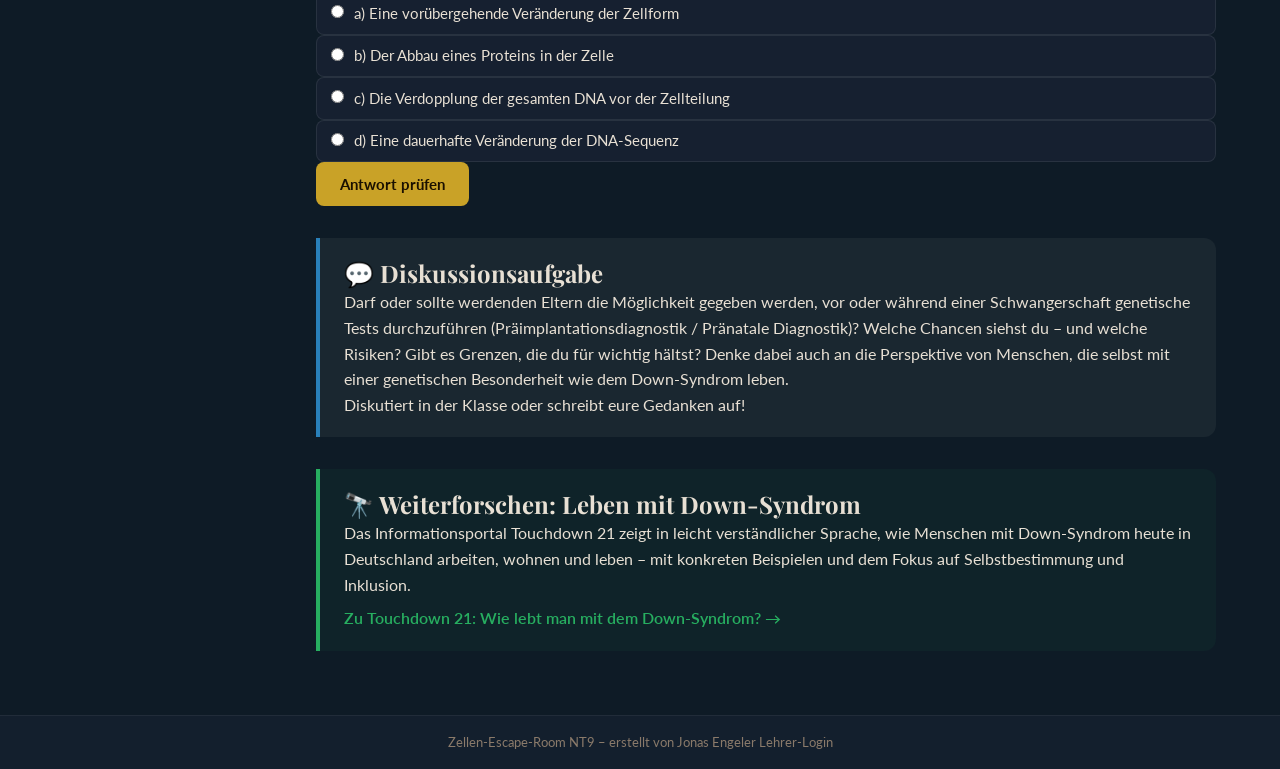
<file: labore/labor-07.html>
<!DOCTYPE html>
<html lang="de">
<head>
  <meta charset="UTF-8">
  <meta name="viewport" content="width=device-width, initial-scale=1.0">
  <title>Zellen-Escape-Room NT9 – Labor 7: Fehler, Zufall, Zukunft</title>
  <link rel="preconnect" href="https://fonts.googleapis.com">
  <link href="https://fonts.googleapis.com/css2?family=Playfair+Display:wght@400;700&family=Lato:wght@300;400;700&family=Courier+Prime:wght@400;700&display=swap" rel="stylesheet">
  <link rel="stylesheet" href="../styles/main.css">
  <style>
    /* ─── Abschluss-Zertifikat ─── */
    .completion-cert {
      background: linear-gradient(135deg, #1a3a2a 0%, #2d5a3d 100%);
      border: 3px solid #5cb87a;
      border-radius: 12px;
      padding: 2rem 2.5rem;
      margin: 2rem 0;
      text-align: center;
      box-shadow: 0 8px 32px rgba(92, 184, 122, 0.25);
    }
    .cert-header {
      margin-bottom: 1rem;
    }
    .cert-badge {
      display: inline-block;
      background: #5cb87a;
      color: #fff;
      font-weight: 700;
      font-size: 1rem;
      letter-spacing: 0.08em;
      padding: 0.35rem 1rem;
      border-radius: 20px;
      margin-bottom: 0.75rem;
    }
    .cert-header h3 {
      color: #e8f5ed;
      font-size: 1.5rem;
      margin: 0.5rem 0 0;
    }
    .cert-text {
      color: #c8e6d0;
      font-size: 1rem;
      line-height: 1.7;
      margin: 1rem 0 1.5rem;
    }
    .cert-nav {
      display: flex;
      gap: 1rem;
      justify-content: center;
      flex-wrap: wrap;
    }
    .cert-nav .btn-next {
      background: #5cb87a;
      color: #fff;
      border: none;
      border-radius: 6px;
      padding: 0.7rem 1.5rem;
      font-size: 1rem;
      font-weight: 700;
      cursor: pointer;
      text-decoration: none;
      display: inline-block;
      transition: background 0.2s;
    }
    .cert-nav .btn-next:hover {
      background: #4aa366;
    }
    .cert-nav .home-btn {
      background: transparent;
      color: #a8d5b5;
      border: 2px solid #5cb87a;
      border-radius: 6px;
      padding: 0.7rem 1.5rem;
      font-size: 1rem;
      font-weight: 600;
      cursor: pointer;
      text-decoration: none;
      display: inline-block;
      transition: all 0.2s;
    }
    .cert-nav .home-btn:hover {
      background: rgba(92, 184, 122, 0.15);
      color: #e8f5ed;
    }
    /* ─── Ethik-Szenarien ─── */
    .ethik-szenarien {
      display: flex;
      flex-direction: column;
      gap: 0.75rem;
      margin-bottom: 1rem;
    }
    .ethik-szenario-label {
      display: flex;
      align-items: flex-start;
      gap: 0.75rem;
      background: #f8f9fa;
      border: 1px solid #dee2e6;
      border-radius: 8px;
      padding: 1rem;
      cursor: pointer;
      transition: border-color 0.2s, background 0.2s;
    }
    .ethik-szenario-label:hover {
      border-color: #5cb87a;
      background: #f0faf3;
    }
    .ethik-szenario-label input[type="checkbox"] {
      margin-top: 0.2rem;
      flex-shrink: 0;
      width: 1.1rem;
      height: 1.1rem;
      accent-color: #2d7a4a;
    }
    .ethik-szenario-text {
      font-size: 0.95rem;
      line-height: 1.6;
      color: #2c3e50;
    }
    .ethik-szenario-id {
      font-weight: 700;
      color: #2d7a4a;
      margin-right: 0.25rem;
    }
    /* ─── Perspektiven-Feedback ─── */
    .perspektiven-block {
      margin-top: 0.75rem;
    }
    .perspektive-card {
      background: #fff;
      border-left: 4px solid #5cb87a;
      border-radius: 0 8px 8px 0;
      padding: 0.9rem 1.1rem;
      margin-bottom: 0.75rem;
    }
    .perspektive-card h4 {
      font-size: 0.9rem;
      font-weight: 700;
      color: #1a3a2a;
      margin: 0 0 0.5rem;
    }
    .perspektive-dafuer {
      border-left-color: #5cb87a;
    }
    .perspektive-dagegen {
      border-left-color: #e07b54;
    }
    .perspektive-dagegen h4 {
      color: #7a2e1a;
    }
    .rechtslage-box {
      background: #eef4fb;
      border: 1px solid #b3cde8;
      border-radius: 8px;
      padding: 1rem 1.2rem;
      margin-top: 0.5rem;
    }
    .rechtslage-box h4 {
      font-size: 0.9rem;
      font-weight: 700;
      color: #1a3560;
      margin: 0 0 0.4rem;
    }
    .rechtslage-box p {
      font-size: 0.9rem;
      color: #2c3e50;
      margin: 0;
      line-height: 1.6;
    }
    .score-result-block {
      margin-top: 1.5rem;
      padding: 1.25rem 1.5rem;
      background: rgba(201,162,39,0.08);
      border: 1px solid rgba(201,162,39,0.3);
      border-radius: 8px;
      text-align: center;
    }
    .score-result-stars {
      font-size: 1.8rem;
      letter-spacing: 0.15em;
      margin-bottom: 0.3rem;
    }
    .score-result-label {
      font-family: 'Playfair Display', serif;
      font-size: 1.4rem;
      font-weight: 700;
      margin-bottom: 0.5rem;
    }
    .score-result-pts {
      font-family: 'Courier Prime', monospace;
      font-size: 1.05rem;
      color: #e8e0d4;
      margin-bottom: 0.75rem;
    }
    .score-result-breakdown {
      font-size: 0.72rem;
      color: #9e9080;
      line-height: 1.8;
    }
  </style>
</head>
<body class="mappe-page">

  <!-- HEADER mit Chapter-Navigation -->
  <header class="site-header">
    <div class="header-inner">
      <a href="../index.html" class="site-logo">NT9<span class="logo-badge">Escape</span></a>
      <nav class="chapter-nav" aria-label="Kapitel-Navigation">
        <a href="#" class="nav-arrow" id="prev-mappe">&#8249;</a>
        <div class="chapter-circles">
          <a href="labor-01.html" class="chapter-circle" data-mappe="1" data-title="Labor 1">1</a>
          <a href="labor-02.html" class="chapter-circle" data-mappe="2" data-title="Labor 2">2</a>
          <a href="labor-03.html" class="chapter-circle" data-mappe="3" data-title="Labor 3">3</a>
          <a href="labor-04.html" class="chapter-circle" data-mappe="4" data-title="Labor 4">4</a>
          <a href="labor-05.html" class="chapter-circle" data-mappe="5" data-title="Labor 5">5</a>
          <a href="labor-06.html" class="chapter-circle" data-mappe="6" data-title="Labor 6">6</a>
          <a href="labor-07.html" class="chapter-circle active" data-mappe="7" data-title="Labor 7">7</a>
        </div>
        <a href="#" class="nav-arrow" id="next-mappe">&#8250;</a>
      </nav>
      <button class="sidebar-toggle" id="sidebar-toggle" aria-label="Aufgaben ein-/ausblenden">&#9776;</button>
    </div>
  </header>

  <!-- MAPPE-BANNER -->
  <div class="mappe-banner">
    <div class="mappe-banner-inner">
      <span class="mappe-label">Labor 7</span>
      <h1>Fehler, Zufall, Zukunft</h1>
    </div>
  </div>

  <!-- HAUPTLAYOUT -->
  <div class="layout-wrapper">

    <!-- SIDEBAR -->
    <aside class="task-sidebar" id="task-sidebar">
      <h2 class="sidebar-title">Aufgaben</h2>
      <ul class="task-list">
        <li class="task-nav-item active" data-task="1">
          <span class="task-status"></span>
          <span class="task-nav-title">Was ist eine Mutation?</span>
        </li>
        <li class="task-nav-item locked" data-task="2">
          <span class="task-status">&#128274;</span>
          <span class="task-nav-title">Richtig oder Falsch?</span>
        </li>
        <li class="task-nav-item locked" data-task="3">
          <span class="task-status">&#128274;</span>
          <span class="task-nav-title">Endogen oder Exogen?</span>
        </li>
        <li class="task-nav-item locked" data-task="4">
          <span class="task-status">&#128274;</span>
          <span class="task-nav-title">Insulin: Schritte sortieren</span>
        </li>
        <li class="task-nav-item locked" data-task="5">
          <span class="task-status">&#128274;</span>
          <span class="task-nav-title">Ethik: Gentechnik am Menschen</span>
        </li>
        <li class="task-nav-item locked" data-task="fertig">
          <span class="task-status">&#128274;</span>
          <span class="task-nav-title">&#127942; Forschung abgeschlossen!</span>
        </li>
      </ul>
    </aside>

    <!-- HAUPTINHALT -->
    <main class="content-area">

      <!-- ARCHIV-KONTEXT (narrativer Abschluss) -->
      <div class="archive-context">
        <div class="archive-stamp">Zellen-Escape-Room NT9 &middot; Labor 7 &middot; Finale</div>
        <p class="context-text">Datenbank 7 &ndash; Letzte Verschl&uuml;sselung: Die KI hat einen letzten Riegel vorgelegt. Aber ihr habt es bis hierher geschafft. Beweist, dass ihr Mutation, Erbkrankheiten und Gentechnik verstanden habt &ndash; dann ist Dr. Zara Kern frei, ihre lebensrettende Therapie zu entwickeln. Alles h&auml;ngt an diesem letzten Labor.</p>
      </div>

      <!-- STRATEGIE-KOFFER -->
      <details class="strategie-koffer">
        <summary>&#129520; Strategie-Koffer &ndash; Tipps f&uuml;r dieses Labor</summary>
        <div class="strategie-koffer-body">
          <div class="strategie-item"><strong>Mutation = dauerhafte Ver&auml;nderung der DNA-Sequenz.</strong> Ursachen: Kopierfehler (endogen), Strahlung oder Chemikalien (exogen).</div>
          <div class="strategie-item"><strong>Chromosomenmutation</strong> (z.&nbsp;B. Trisomie 21): Ein ganzes Chromosom ist zu viel oder zu wenig vorhanden. <strong>Genmutation</strong> (z.&nbsp;B. H&auml;mophilie): Ein einzelnes Gen ist ver&auml;ndert.</div>
          <div class="strategie-item"><strong>Gentechnische Insulinherstellung:</strong> Gen ausschneiden &rarr; in Plasmid einbauen &rarr; Bakterium einschleusen &rarr; Bakterien produzieren Insulin &rarr; Reinigung und Einsatz als Medikament.</div>
        </div>
      </details>

      <!-- INFORMATIONSTEXT -->
      <section class="info-text-section">
        <h2 class="section-title">Informationstext</h2>
        <div class="info-text-card">

          <h3>Was ist eine Mutation?</h3>
          <p>Unser Erbgut &ndash; die DNA in jeder K&ouml;rperzelle &ndash; wird bei jeder Zellteilung kopiert. Dabei k&ouml;nnen Fehler entstehen: Ein falscher Baustein wird eingebaut, ein St&uuml;ck DNA geht verloren oder landet an der falschen Stelle. Solche dauerhaften Ver&auml;nderungen der DNA nennt man <strong>Mutationen</strong>.</p>
          <p>Mutationen entstehen auf drei Hauptwegen:</p>
          <ul>
            <li><strong>Kopierfehler:</strong> Bei der Verdopplung der DNA macht die zust&auml;ndige Zellmaschinerie gelegentlich Fehler &ndash; &auml;hnlich wie ein Schreibfehler beim schnellen Tippen. Die meisten dieser Fehler werden sofort repariert, doch manche bleiben.</li>
            <li><strong>Strahlung:</strong> UV-Licht der Sonne, R&ouml;ntgenstrahlen oder radioaktive Strahlung k&ouml;nnen DNA-Str&auml;nge direkt sch&auml;digen oder brechen.</li>
            <li><strong>Chemikalien:</strong> Bestimmte Stoffe &ndash; etwa Teerstoffe im Tabakrauch oder industrielle Chemikalien &ndash; k&ouml;nnen Bausteine der DNA ver&auml;ndern.</li>
          </ul>
          <p>Mutationen k&ouml;nnen <strong>neutral</strong> sein (keine Auswirkung), <strong>sch&auml;dlich</strong> (Erkrankung oder Fehlfunktion) oder &ndash; selten &ndash; <strong>vorteilhaft</strong> (neue n&uuml;tzliche Eigenschaft). Die meisten Mutationen betreffen K&ouml;rperzellen und werden nicht vererbt. Nur Mutationen in Keimzellen (Ei- oder Samenzellen) k&ouml;nnen an die n&auml;chste Generation weitergegeben werden.</p>

          <hr class="info-divider">

          <h3>Down-Syndrom und H&auml;mophilie: Zwei Beispiele</h3>
          <p><strong>Down-Syndrom (Trisomie 21)</strong> entsteht nicht durch die Ver&auml;nderung eines einzelnen Gens, sondern durch einen Fehler bei der Zellteilung: Ein Chromosom zu viel. Bei Menschen mit Down-Syndrom ist das Chromosom 21 dreimal vorhanden statt zweimal. Dieser Fehler passiert zuf&auml;llig w&auml;hrend der Reifung von Ei- oder Samenzellen. Etwa eines von 600 Neugeborenen kommt mit Trisomie 21 zur Welt. Menschen mit Down-Syndrom haben unterschiedliche St&auml;rken und Unterst&uuml;tzungsbedarfe; viele f&uuml;hren ein selbstst&auml;ndiges, erf&uuml;lltes Leben.</p>
          <p><strong>H&auml;mophilie (Bluterkrankheit)</strong> ist eine Genmutation auf dem X-Chromosom. Das betroffene Gen enth&auml;lt den Bauplan f&uuml;r einen wichtigen Blutgerinnungsfaktor. Fehlt dieser Faktor, gerinnt Blut nach Verletzungen nur sehr langsam oder gar nicht. Da M&auml;nner nur ein X-Chromosom besitzen (XY), reicht ein einziges fehlerhaftes Gen aus, um zu erkranken. Frauen (XX) haben meist ein zweites funktionierendes Gen als Reserve &ndash; sie sind h&auml;ufig &Uuml;bertr&auml;gerinnen ohne eigene Symptome. In Deutschland leben etwa 10.000 Menschen mit H&auml;mophilie.</p>

          <hr class="info-divider">

          <h3>Insulin aus Bakterien &ndash; ein Meilenstein der Gentechnik</h3>
          <p>Fr&uuml;her wurden Diabetiker mit Insulin aus den Bauchspeicheldr&uuml;sen von Schweinen und Rindern behandelt. 1982 gelang ein Durchbruch: Wissenschaftler &uuml;bertrugen das menschliche Insulin-Gen in das Darmbakterium <em>Escherichia coli</em> (E.&nbsp;coli). Die Bakterien lasen das eingebaute Gen wie eine Bauanleitung und begannen, menschliches Insulin herzustellen. Seitdem wird der Gro&szlig;teil des weltweit ben&ouml;tigten Insulins so produziert.</p>
          <p><strong>Wie funktioniert das?</strong> Das Insulin-Gen wird mithilfe molekularer &#8222;Scheren&#8220; (Restriktionsenzyme) herausgeschnitten und in einen ringf&ouml;rmigen DNA-Abschnitt der Bakterien (Plasmid) eingef&uuml;gt. Die ver&auml;nderten Bakterien teilen sich millionenfach &ndash; und produzieren dabei Insulin, das gereinigt und als Medikament eingesetzt wird.</p>
          <p><strong>CRISPR-Cas9</strong> ist eine neuere Methode, bei der Gene gezielt ver&auml;ndert oder &#8222;repariert&#8220; werden k&ouml;nnen. Sie wird bereits in der Forschung zu Erbkrankheiten erprobt &ndash; und wirft &auml;hnliche ethische Fragen auf: Was darf ver&auml;ndert werden, was nicht?</p>

          <hr class="info-divider">

          <h3>Stimmen, die z&auml;hlen</h3>
          <p>Natalie Dedreux ist Journalistin, Aktivistin &ndash; und hat das Down-Syndrom. In Interviews, Talkshows und auf Social Media spricht sie &uuml;ber ihr Leben, k&auml;mpft f&uuml;r Inklusion und hat sogar mit der damaligen Bundeskanzlerin Angela Merkel &uuml;ber die gesellschaftliche Teilhabe von Menschen mit Behinderung gesprochen.</p>
          <p>Beide Beispiele zeigen: Eine genetische Besonderheit bestimmt nicht, was ein Mensch leisten, erleben und bedeuten kann. Lebensqualit&auml;t h&auml;ngt zu einem erheblichen Teil davon ab, wie offen und zug&auml;nglich eine Gesellschaft gestaltet ist.</p>
        </div>
      </section>

      <!-- ===== AUFGABE 1 – Multiple Choice ===== -->
      <section id="task-1" class="task-block visible" aria-label="Aufgabe 1">
        <div class="task-block-header">
          <div class="task-meta">
            <span class="task-number">Aufgabe 1 von 5</span>
            <span class="difficulty" title="Einfach">&#9733;&#9734;&#9734;</span>
          </div>
        </div>
        <h3 class="task-question">Was ist eine Mutation?</h3>

        <div class="task-options">
          <label class="option-label">
            <input type="radio" name="q1" value="a">
            <span class="option-text">a) Eine vor&uuml;bergehende Ver&auml;nderung der Zellform</span>
          </label>
          <label class="option-label">
            <input type="radio" name="q1" value="b">
            <span class="option-text">b) Der Abbau eines Proteins in der Zelle</span>
          </label>
          <label class="option-label">
            <input type="radio" name="q1" value="c">
            <span class="option-text">c) Die Verdopplung der gesamten DNA vor der Zellteilung</span>
          </label>
          <label class="option-label">
            <input type="radio" name="q1" value="d">
            <span class="option-text">d) Eine dauerhafte Ver&auml;nderung der DNA-Sequenz</span>
          </label>
        </div>

        <div class="task-actions">
          <button class="btn-check" onclick="checkTask1()">Antwort pr&uuml;fen</button>
        </div>

        <div id="feedback-1" class="feedback-box hidden"></div>

        <div id="next-btn-1" class="next-button-wrap hidden">
          <button class="btn-next" onclick="goToTask(2)">Weiter zu Aufgabe 2 &rarr;</button>
        </div>
      </section>

      <!-- ===== AUFGABE 2 – Richtig/Falsch ===== -->
      <section id="task-2" class="task-block" aria-label="Aufgabe 2">
        <div class="task-block-header">
          <div class="task-meta">
            <span class="task-number">Aufgabe 2 von 5</span>
            <span class="difficulty" title="Einfach">&#9733;&#9734;&#9734;</span>
          </div>
        </div>
        <h3 class="task-question">Beurteile die folgenden Aussagen: Richtig oder Falsch?</h3>

        <div class="task-table-wrap">
          <table class="rf-table">
            <thead>
              <tr>
                <th class="rf-col-statement">Aussage</th>
                <th class="rf-col-choice">Richtig</th>
                <th class="rf-col-choice">Falsch</th>
              </tr>
            </thead>
            <tbody>
              <tr>
                <td>Das Down-Syndrom (Trisomie 21) entsteht durch eine Chromosomenmutation &ndash; ein Chromosom ist dreimal statt zweimal vorhanden.</td>
                <td class="rf-radio"><input type="radio" name="tf2-0" value="true"></td>
                <td class="rf-radio"><input type="radio" name="tf2-0" value="false"></td>
              </tr>
              <tr>
                <td>H&auml;mophilie (Bluterkrankheit) ist eine Genmutation auf dem X-Chromosom, die dazu f&uuml;hrt, dass ein Blutgerinnungsfaktor fehlt.</td>
                <td class="rf-radio"><input type="radio" name="tf2-1" value="true"></td>
                <td class="rf-radio"><input type="radio" name="tf2-1" value="false"></td>
              </tr>
              <tr>
                <td>Frauen k&ouml;nnen H&auml;mophilie nicht bekommen, da sie immer zwei gesunde X-Chromosomen besitzen.</td>
                <td class="rf-radio"><input type="radio" name="tf2-2" value="true"></td>
                <td class="rf-radio"><input type="radio" name="tf2-2" value="false"></td>
              </tr>
            </tbody>
          </table>
        </div>

        <div class="task-actions">
          <button class="btn-check" onclick="checkTask2()">Antwort pr&uuml;fen</button>
        </div>

        <div id="feedback-2" class="feedback-box hidden"></div>

        <div id="next-btn-2" class="next-button-wrap hidden">
          <button class="btn-next" onclick="goToTask(3)">Weiter zu Aufgabe 3 &rarr;</button>
        </div>
      </section>

      <!-- ===== AUFGABE 3 – Zuordnung endogen/exogen ===== -->
      <section id="task-3" class="task-block" aria-label="Aufgabe 3">
        <div class="task-block-header">
          <div class="task-meta">
            <span class="task-number">Aufgabe 3 von 5</span>
            <span class="difficulty" title="Mittel">&#9733;&#9733;&#9734;</span>
          </div>
        </div>
        <h3 class="task-question">Mutationen k&ouml;nnen durch verschiedene Ursachen entstehen. Ordne jede Ursache der passenden Kategorie zu: <strong>Endogen</strong> (von innen, aus der Zelle selbst) oder <strong>Exogen</strong> (von au&szlig;en, durch Umwelteinfl&uuml;sse).</h3>

        <div class="zuordnung-list">
          <div class="zuordnung-row">
            <span class="zuordnung-term">Kopierfehler beim Verdoppeln der DNA w&auml;hrend der Zellteilung</span>
            <div class="zuordnung-radios">
              <label><input type="radio" name="z3-0" value="Endogen"> Endogen</label>
              <label><input type="radio" name="z3-0" value="Exogen"> Exogen</label>
            </div>
          </div>
          <div class="zuordnung-row">
            <span class="zuordnung-term">UV-Strahlung der Sonne</span>
            <div class="zuordnung-radios">
              <label><input type="radio" name="z3-1" value="Endogen"> Endogen</label>
              <label><input type="radio" name="z3-1" value="Exogen"> Exogen</label>
            </div>
          </div>
          <div class="zuordnung-row">
            <span class="zuordnung-term">Teerstoffe im Tabakrauch</span>
            <div class="zuordnung-radios">
              <label><input type="radio" name="z3-2" value="Endogen"> Endogen</label>
              <label><input type="radio" name="z3-2" value="Exogen"> Exogen</label>
            </div>
          </div>
          <div class="zuordnung-row">
            <span class="zuordnung-term">Radioaktive Strahlung</span>
            <div class="zuordnung-radios">
              <label><input type="radio" name="z3-3" value="Endogen"> Endogen</label>
              <label><input type="radio" name="z3-3" value="Exogen"> Exogen</label>
            </div>
          </div>
          <div class="zuordnung-row">
            <span class="zuordnung-term">Fehler bei der Chromosomenverteilung w&auml;hrend der Reifeteilung</span>
            <div class="zuordnung-radios">
              <label><input type="radio" name="z3-4" value="Endogen"> Endogen</label>
              <label><input type="radio" name="z3-4" value="Exogen"> Exogen</label>
            </div>
          </div>
        </div>

        <div class="task-actions">
          <button class="btn-check" onclick="checkTask3()">Antwort pr&uuml;fen</button>
        </div>

        <div id="feedback-3" class="feedback-box hidden"></div>

        <div id="next-btn-3" class="next-button-wrap hidden">
          <button class="btn-next" onclick="goToTask(4)">Weiter zu Aufgabe 4 &rarr;</button>
        </div>
      </section>

      <!-- ===== AUFGABE 4 – Sortierung Insulin-Schritte ===== -->
      <section id="task-4" class="task-block" aria-label="Aufgabe 4">
        <div class="task-block-header">
          <div class="task-meta">
            <span class="task-number">Aufgabe 4 von 5</span>
            <span class="difficulty" title="Mittel">&#9733;&#9733;&#9734;</span>
          </div>
        </div>
        <h3 class="task-question">Insulin wird heute gentechnisch in Bakterien hergestellt. Bringe die folgenden Schritte in die richtige Reihenfolge, in der die gentechnische Insulinherstellung abl&auml;uft. W&auml;hle f&uuml;r jeden Schritt eine Position (1&ndash;5).</h3>

        <div class="sortierung-list">
          <div class="sortierung-row">
            <span class="sortierung-text">Das menschliche Insulin-Gen wird mithilfe von Restriktionsenzymen (molekulare &#8222;Scheren&#8220;) aus der menschlichen DNA herausgeschnitten.</span>
            <select class="sortierung-select" id="s4-0">
              <option value="">&#8211; Position &#8211;</option>
              <option value="1">1</option>
              <option value="2">2</option>
              <option value="3">3</option>
              <option value="4">4</option>
              <option value="5">5</option>
            </select>
          </div>
          <div class="sortierung-row">
            <span class="sortierung-text">Das Insulin-Gen wird in ein Plasmid (ringf&ouml;rmiges DNA-St&uuml;ck) des Bakteriums E.&nbsp;coli eingef&uuml;gt.</span>
            <select class="sortierung-select" id="s4-1">
              <option value="">&#8211; Position &#8211;</option>
              <option value="1">1</option>
              <option value="2">2</option>
              <option value="3">3</option>
              <option value="4">4</option>
              <option value="5">5</option>
            </select>
          </div>
          <div class="sortierung-row">
            <span class="sortierung-text">Das ver&auml;nderte Plasmid wird in das Bakterium eingeschleust &ndash; das Bakterium besitzt nun den Bauplan f&uuml;r menschliches Insulin.</span>
            <select class="sortierung-select" id="s4-2">
              <option value="">&#8211; Position &#8211;</option>
              <option value="1">1</option>
              <option value="2">2</option>
              <option value="3">3</option>
              <option value="4">4</option>
              <option value="5">5</option>
            </select>
          </div>
          <div class="sortierung-row">
            <span class="sortierung-text">Die ver&auml;nderten Bakterien teilen sich millionenfach und produzieren dabei menschliches Insulin.</span>
            <select class="sortierung-select" id="s4-3">
              <option value="">&#8211; Position &#8211;</option>
              <option value="1">1</option>
              <option value="2">2</option>
              <option value="3">3</option>
              <option value="4">4</option>
              <option value="5">5</option>
            </select>
          </div>
          <div class="sortierung-row">
            <span class="sortierung-text">Das produzierte Insulin wird aus den Bakterien gewonnen, gereinigt und als Medikament eingesetzt.</span>
            <select class="sortierung-select" id="s4-4">
              <option value="">&#8211; Position &#8211;</option>
              <option value="1">1</option>
              <option value="2">2</option>
              <option value="3">3</option>
              <option value="4">4</option>
              <option value="5">5</option>
            </select>
          </div>
        </div>

        <div class="task-actions">
          <button class="btn-check" onclick="checkTask4()">Antwort pr&uuml;fen</button>
        </div>

        <div id="feedback-4" class="feedback-box hidden"></div>

        <div id="next-btn-4" class="next-button-wrap hidden">
          <button class="btn-next" onclick="goToTask(5)">Weiter zu Aufgabe 5 &rarr;</button>
        </div>
      </section>

      <!-- ===== AUFGABE 5 – Ethik Mehrfachauswahl ===== -->
      <section id="task-5" class="task-block" aria-label="Aufgabe 5">
        <div class="task-block-header">
          <div class="task-meta">
            <span class="task-number">Aufgabe 5 von 5</span>
            <span class="difficulty" title="Schwer">&#9733;&#9733;&#9733;</span>
          </div>
        </div>
        <h3 class="task-question">Gentechnische Eingriffe in die menschliche DNA sind heute technisch m&ouml;glich. Lies die folgenden Szenarien und w&auml;hle aus, welche Eingriffe du pers&ouml;nlich f&uuml;r ethisch vertretbar h&auml;ltst.</h3>
        <p class="task-hint">Es gibt keine eindeutig &#8222;richtige&#8220; Antwort &ndash; es geht darum, verschiedene Positionen zu durchdenken. Du kannst mehrere Szenarien ausw&auml;hlen oder auch alle ablehnen.</p>

        <div class="ethik-szenarien">
          <label class="ethik-szenario-label">
            <input type="checkbox" name="ethik" value="A">
            <span class="ethik-szenario-text"><span class="ethik-szenario-id">A)</span> Ein Kind wird voraussichtlich an einer schweren Erbkrankheit leiden, die zu fr&uuml;hem Tod f&uuml;hrt. Die Eltern lassen durch Gentechnik das fehlerhafte Gen korrigieren, bevor es geboren wird.</span>
          </label>
          <label class="ethik-szenario-label">
            <input type="checkbox" name="ethik" value="B">
            <span class="ethik-szenario-text"><span class="ethik-szenario-id">B)</span> Eltern m&ouml;chten durch Gentechnik sicherstellen, dass ihr Kind besonders gro&szlig;, sportlich oder intelligent wird.</span>
          </label>
          <label class="ethik-szenario-label">
            <input type="checkbox" name="ethik" value="C">
            <span class="ethik-szenario-text"><span class="ethik-szenario-id">C)</span> Ein erwachsener Mensch l&auml;sst eine eigene K&ouml;rperzelle gentechnisch ver&auml;ndern, um eine eigene Erkrankung (z.&nbsp;B. Krebs) zu behandeln. Die Ver&auml;nderung wird nicht vererbt.</span>
          </label>
          <label class="ethik-szenario-label">
            <input type="checkbox" name="ethik" value="D">
            <span class="ethik-szenario-text"><span class="ethik-szenario-id">D)</span> Durch Gentechnik werden Embryonen auf das Down-Syndrom (Trisomie 21) untersucht und nur solche ohne Trisomie eingepflanzt (Pr&auml;implantationsdiagnostik, PID).</span>
          </label>
        </div>

        <div class="task-tipps">
          <details class="tipp-details">
            <summary class="tipp-summary">&#128161; Tipp 1</summary>
            <p class="tipp-text">Gibt es einen Unterschied zwischen einem Eingriff, der eine Krankheit heilt, und einem, der ein Merkmal &#8222;verbessert&#8220;? Und macht es einen Unterschied, ob der Eingriff in K&ouml;rperzellen (nicht vererbbar) oder in Keimzellen (vererbbar) stattfindet?</p>
          </details>
          <details class="tipp-details">
            <summary class="tipp-summary">&#128161; Tipp 2</summary>
            <p class="tipp-text">Zwei Leitfragen der Bioethik: (1) Wessen Autonomie wird durch den Eingriff gesch&uuml;tzt oder eingeschr&auml;nkt &ndash; die der Eltern, des Kindes, der Gesellschaft? (2) Welche gesellschaftliche Botschaft sendet es, wenn bestimmte genetische Merkmale als &#8222;vermeidbar&#8220; gelten? Bedenke auch die Perspektive von Menschen, die mit diesen Merkmalen leben.</p>
          </details>
        </div>

        <div class="task-actions">
          <button class="btn-check" onclick="checkTask5()">Meine Auswahl absenden</button>
        </div>

        <div id="feedback-5" class="feedback-box hidden"></div>

        <div id="next-btn-5" class="next-button-wrap hidden">
          <button class="btn-next" onclick="goToTask('fertig')">Zum Abschluss &rarr;</button>
        </div>
      </section>

      <!-- ===== ABSCHLUSS-ZERTIFIKAT (statt code-section) ===== -->
      <div class="completion-cert" id="code-section" style="display:none;">
        <div class="cert-header">
          <span class="cert-badge">&#127942; MISSION ERF&Uuml;LLT</span>
          <h3>Dr. Zara Kern kann wieder forschen!</h3>
        </div>
        <p class="cert-text">Ihr habt alle sieben Labore durchdrungen und die KI-Verschl&uuml;sselung gebrochen. Die Forschungsdatenbanken sind frei &ndash; die lebensrettende Therapie kann entwickelt werden. Herzlichen Gl&uuml;ckwunsch!</p>
        <div class="cert-nav">
          <a href="../karte.html" class="btn-next">Zur Labor-&Uuml;bersicht &rarr;</a>
          <a href="../index.html" class="home-btn">&larr; Startseite</a>
        </div>
        <div id="score-summary"></div>
      </div>

      <!-- ===== DISKUSSION ===== -->
      <section class="discussion-block" aria-label="Diskussionsaufgabe">
        <h2 class="discussion-title">&#128172; Diskussionsaufgabe</h2>
        <p class="discussion-question">Darf oder sollte werdenden Eltern die M&ouml;glichkeit gegeben werden, vor oder w&auml;hrend einer Schwangerschaft genetische Tests durchzuf&uuml;hren (Pr&auml;implantationsdiagnostik / Pr&auml;natale Diagnostik)? Welche Chancen siehst du &ndash; und welche Risiken? Gibt es Grenzen, die du f&uuml;r wichtig h&auml;ltst? Denke dabei auch an die Perspektive von Menschen, die selbst mit einer genetischen Besonderheit wie dem Down-Syndrom leben.</p>
        <p class="discussion-hint">Diskutiert in der Klasse oder schreibt eure Gedanken auf!</p>
      </section>

      <!-- ===== EXKURS ===== -->
      <section class="exkurs-block" aria-label="Vertiefung">
        <h2 class="exkurs-title">&#128301; Weiterforschen: Leben mit Down-Syndrom</h2>
        <p>Das Informationsportal Touchdown 21 zeigt in leicht verst&auml;ndlicher Sprache, wie Menschen mit Down-Syndrom heute in Deutschland arbeiten, wohnen und leben &ndash; mit konkreten Beispielen und dem Fokus auf Selbstbestimmung und Inklusion.</p>
        <a
          href="https://touchdown21.info/de/seite/5-trisomie-21/article/345-wie-lebt-man-mit-dem-down-syndrom.html"
          target="_blank"
          rel="noopener noreferrer"
          class="exkurs-link"
        >Zu Touchdown 21: Wie lebt man mit dem Down-Syndrom? &rarr;</a>
      </section>

    </main>
  </div>

  <!-- FOOTER -->
  <footer class="site-footer">
    <div class="footer-inner">
      <span class="footer-copy">Zellen-Escape-Room NT9 &ndash; erstellt von Jonas Engeler</span>
      <a href="../lehrer.html" class="footer-teacher-link">Lehrer-Login</a>
    </div>
  </footer>

  <script src="../scripts/app.js"></script>
  <script>
    var _at1 = 0, _at2 = 0, _at3 = 0, _at4 = 0;

    // App initialisieren: Kapitel 7, 5 Aufgaben (kein Code-Wort)
    initApp(7, 5);

    // ─── completeTask: Aufgabe abschliessen, Sound + Stempel mit Guards ───
    function completeTask(taskNr) {
      var taskEl = document.getElementById('task-' + taskNr);
      if (taskEl) taskEl.classList.add('completed');
      var nb = document.getElementById('next-btn-' + taskNr);
      if (nb) nb.classList.remove('hidden');
      if (typeof playSound === 'function') playSound('correct');
      if (typeof showStamp === 'function') showStamp(taskNr);
      unlockNextTask(taskNr);
    }

    // ─── revealCodeSection: Zeigt das Abschluss-Zertifikat ───
    function revealCodeSection() {
      var cert = document.getElementById('code-section');
      if (cert) {
        cert.style.display = 'block';
        cert.scrollIntoView({ behavior: 'smooth', block: 'start' });
      }
      var sidebarItem = document.querySelector('.task-nav-item[data-task="fertig"]');
      if (sidebarItem) {
        sidebarItem.classList.remove('locked');
        sidebarItem.classList.add('active');
        var statusEl = sidebarItem.querySelector('.task-status');
        if (statusEl) { statusEl.textContent = ''; }
      }
    }

    // ─── showFeedback: Hilfsfunktion ───
    function showFeedback(id, html, type) {
      var el = document.getElementById(id);
      if (!el) { return; }
      el.className = 'feedback-box feedback-' + type;
      el.innerHTML = html;
      el.classList.remove('hidden');
    }

    // ─── AUFGABE 1 – Multiple Choice ───
    function checkTask1() {
      var selected = document.querySelector('input[name="q1"]:checked');
      var feedbackEl = document.getElementById('feedback-1');
      var nextBtn = document.getElementById('next-btn-1');

      if (!selected) {
        feedbackEl.className = 'feedback-box feedback-hint';
        feedbackEl.textContent = 'Bitte w\u00e4hle eine Antwort aus.';
        feedbackEl.classList.remove('hidden');
        return;
      }

      if (selected.value === 'd') {
        feedbackEl.className = 'feedback-box feedback-correct';
        feedbackEl.innerHTML = '<strong>Richtig!</strong> Eine Mutation ist eine dauerhafte Ver\u00e4nderung der DNA-Sequenz \u2013 zum Beispiel ein falsch eingebauter Baustein oder ein verlorenes DNA-St\u00fcck. Solche Ver\u00e4nderungen k\u00f6nnen bei der Zellteilung entstehen, aber auch durch Strahlung oder Chemikalien ausgel\u00f6st werden.';
        nextBtn.classList.remove('hidden');
        var _pts = _at1 === 0 ? 2 : _at1 === 1 ? 1 : 0;
        if (typeof awardPoints === 'function') awardPoints(7, 1, _pts);
        completeTask(1);
      } else {
        _at1++;
        feedbackEl.className = 'feedback-box feedback-wrong';
        feedbackEl.textContent = 'Nicht ganz. Mutationen sind keine vor\u00fcbergehenden Vorg\u00e4nge und betreffen auch nicht einzelne Proteine oder die Zellteilung als solche. Eine Mutation ist eine dauerhafte Ver\u00e4nderung der DNA-Sequenz \u2013 also des genetischen Textes in der Zelle.';
      }
      feedbackEl.classList.remove('hidden');
    }

    // ─── AUFGABE 2 – Richtig/Falsch ───
    function checkTask2() {
      var feedbackEl = document.getElementById('feedback-2');
      var nextBtn = document.getElementById('next-btn-2');

      // Richtige Antworten: R, R, F
      var correct = ['true', 'true', 'false'];
      var allAnswered = true;
      var allCorrect = true;

      for (var i = 0; i < 3; i++) {
        var sel = document.querySelector('input[name="tf2-' + i + '"]:checked');
        if (!sel) {
          allAnswered = false;
          break;
        }
        if (sel.value !== correct[i]) {
          allCorrect = false;
        }
      }

      if (!allAnswered) {
        feedbackEl.className = 'feedback-box feedback-hint';
        feedbackEl.textContent = 'Bitte beantworte alle drei Aussagen.';
        feedbackEl.classList.remove('hidden');
        return;
      }

      if (allCorrect) {
        feedbackEl.className = 'feedback-box feedback-correct';
        feedbackEl.innerHTML = '<strong>Sehr gut!</strong> Trisomie 21 ist tats\u00e4chlich eine Chromosomenmutation (Chromosom 21 dreifach). H\u00e4mophilie ist eine Genmutation auf dem X-Chromosom. Und: Frauen k\u00f6nnen H\u00e4mophilie bekommen, wenn beide X-Chromosomen das fehlerhafte Gen tragen \u2013 auch wenn das selten ist.';
        nextBtn.classList.remove('hidden');
        var _pts = _at2 === 0 ? 2 : _at2 === 1 ? 1 : 0;
        if (typeof awardPoints === 'function') awardPoints(7, 2, _pts);
        completeTask(2);
      } else {
        _at2++;
        feedbackEl.className = 'feedback-box feedback-wrong';
        feedbackEl.textContent = 'Nicht alle Aussagen sind korrekt bewertet. Denke genau nach: Trisomie 21 betrifft ein ganzes Chromosom (Chromosomenmutation). H\u00e4mophilie betrifft ein einzelnes Gen auf dem X-Chromosom (Genmutation). Frauen haben zwei X-Chromosomen \u2013 aber wenn beide das fehlerhafte Gen tragen, k\u00f6nnen auch sie erkranken.';
      }
      feedbackEl.classList.remove('hidden');
    }

    // ─── AUFGABE 3 – Zuordnung endogen/exogen ───
    function checkTask3() {
      var feedbackEl = document.getElementById('feedback-3');
      var nextBtn = document.getElementById('next-btn-3');

      // Richtig: Endogen, Exogen, Exogen, Exogen, Endogen
      var correct = ['Endogen', 'Exogen', 'Exogen', 'Exogen', 'Endogen'];
      var allAnswered = true;
      var allCorrect = true;

      for (var i = 0; i < 5; i++) {
        var sel = document.querySelector('input[name="z3-' + i + '"]:checked');
        if (!sel) {
          allAnswered = false;
          break;
        }
        if (sel.value !== correct[i]) {
          allCorrect = false;
        }
      }

      if (!allAnswered) {
        feedbackEl.className = 'feedback-box feedback-hint';
        feedbackEl.textContent = 'Bitte ordne alle f\u00fcnf Ursachen zu.';
        feedbackEl.classList.remove('hidden');
        return;
      }

      if (allCorrect) {
        feedbackEl.className = 'feedback-box feedback-correct';
        feedbackEl.innerHTML = '<strong>Sehr gut!</strong> Du hast endogene und exogene Ursachen richtig unterschieden. Exogene Risiken wie UV-Strahlung oder Chemikalien lassen sich oft durch Verhalten reduzieren \u2013 endogene Kopierfehler hingegen sind zuf\u00e4llig und kaum vermeidbar.';
        nextBtn.classList.remove('hidden');
        var _pts = _at3 === 0 ? 2 : _at3 === 1 ? 1 : 0;
        if (typeof awardPoints === 'function') awardPoints(7, 3, _pts);
        completeTask(3);
      } else {
        _at3++;
        feedbackEl.className = 'feedback-box feedback-wrong';
        feedbackEl.textContent = '\u00dcberpr\u00fcfe deine Zuordnungen noch einmal. Endogen bedeutet: der Fehler entsteht durch zelleigende Vorg\u00e4nge (z.\u00a0B. Kopierfehler, Teilungsfehler). Exogen bedeutet: der Ausl\u00f6ser kommt von au\u00dfen (z.\u00a0B. Strahlung, Chemikalien).';
      }
      feedbackEl.classList.remove('hidden');
    }

    // ─── AUFGABE 4 – Sortierung Insulin ───
    function checkTask4() {
      var feedbackEl = document.getElementById('feedback-4');
      var nextBtn = document.getElementById('next-btn-4');

      // Richtige Reihenfolge: Schritt 0 = Position 1, Schritt 1 = Position 2, usw.
      var correct = ['1', '2', '3', '4', '5'];
      var allAnswered = true;
      var allCorrect = true;
      var values = [];

      for (var i = 0; i < 5; i++) {
        var sel = document.getElementById('s4-' + i);
        if (!sel || sel.value === '') {
          allAnswered = false;
          break;
        }
        values.push(sel.value);
      }

      if (!allAnswered) {
        feedbackEl.className = 'feedback-box feedback-hint';
        feedbackEl.textContent = 'Bitte w\u00e4hle f\u00fcr alle f\u00fcnf Schritte eine Position.';
        feedbackEl.classList.remove('hidden');
        return;
      }

      // Pr\u00fcfe auf doppelte Positionen
      var uniqueValues = values.filter(function(v, idx, arr) { return arr.indexOf(v) === idx; });
      if (uniqueValues.length !== 5) {
        feedbackEl.className = 'feedback-box feedback-hint';
        feedbackEl.textContent = 'Jede Position (1\u20135) darf nur einmal vergeben werden. Bitte pr\u00fcfe deine Auswahl.';
        feedbackEl.classList.remove('hidden');
        return;
      }

      for (var j = 0; j < 5; j++) {
        if (values[j] !== correct[j]) {
          allCorrect = false;
          break;
        }
      }

      if (allCorrect) {
        feedbackEl.className = 'feedback-box feedback-correct';
        feedbackEl.innerHTML = '<strong>Hervorragend!</strong> Du hast die Schritte der gentechnischen Insulinherstellung richtig geordnet. Das Prinzip dahinter \u2013 ein fremdes Gen in ein Bakterium einbauen und es dort ablesen lassen \u2013 ist eine der wichtigsten Grundlagen moderner Biotechnologie. Seit 1982 wird so der weltweite Insulinbedarf gedeckt.';
        nextBtn.classList.remove('hidden');
        var _pts = _at4 === 0 ? 2 : _at4 === 1 ? 1 : 0;
        if (typeof awardPoints === 'function') awardPoints(7, 4, _pts);
        completeTask(4);
      } else {
        _at4++;
        feedbackEl.className = 'feedback-box feedback-wrong';
        feedbackEl.textContent = 'Nicht ganz richtig. Denke an die Logik: Zuerst muss das Gen herausgeschnitten werden, bevor es eingebaut werden kann. Das Plasmid dient als Tr\u00e4ger, um das Gen ins Bakterium zu bringen. Erst danach kann das Bakterium das Insulin produzieren \u2013 und ganz am Ende steht die Reinigung.';
      }
      feedbackEl.classList.remove('hidden');
    }

    // ─── AUFGABE 5 – Ethik (keine richtige Antwort) ───
    function checkTask5() {
      var feedbackEl = document.getElementById('feedback-5');
      var nextBtn = document.getElementById('next-btn-5');

      // Zeige immer Perspektiven aller Szenarien + Rechtslage, unabh\u00e4ngig von der Auswahl
      var perspektivenHTML = '<strong>Du hast eine eigene Position eingenommen.</strong> In der Realit\u00e4t werden diese Fragen weltweit kontrovers diskutiert. In Deutschland ist die Keimbahntherapie gesetzlich verboten. Somatische Gentherapie ist unter strengen Auflagen erlaubt. PID ist nur in eng begrenzten Ausnahmef\u00e4llen zul\u00e4ssig. Keine Position ist einfach richtig oder falsch.'
        + '<div class="perspektiven-block">'
        + '<p><strong>Perspektiven zu den Szenarien:</strong></p>'
        + '<div class="perspektive-card perspektive-dafuer"><h4>Szenario A \u2013 Korrektur einer Erbkrankheit: Daf\u00fcr</h4><p>Wenn eine schwere, lebensverк\u00fcrzende Erkrankung verhindert werden kann, sprechen medizinische und humanit\u00e4re Gr\u00fcnde f\u00fcr einen Eingriff. Das Leid des Kindes k\u00f6nnte erheblich reduziert werden.</p></div>'
        + '<div class="perspektive-card perspektive-dagegen"><h4>Szenario A \u2013 Dagegen</h4><p>Eingriffe in die Keimbahn ver\u00e4ndern nicht nur das Kind selbst, sondern werden an alle Nachkommen weitergegeben. Die Langzeitfolgen sind unbekannt. Wer entscheidet, was \u201eschwer genug\u201c ist?</p></div>'
        + '<div class="perspektive-card perspektive-dafuer"><h4>Szenario B \u2013 Verbesserung von Merkmalen: Daf\u00fcr</h4><p>Eltern haben ein nat\u00fcrliches Interesse am Wohlergehen ihrer Kinder. Wenn Technik hilft, Chancen zu verbessern, k\u00f6nnte das als Erweiterung elterlicher F\u00fcrsorge gesehen werden.</p></div>'
        + '<div class="perspektive-card perspektive-dagegen"><h4>Szenario B \u2013 Dagegen</h4><p>Dies ist ein Eingriff ohne medizinische Notwendigkeit. Die meisten Ethikerinnen und Ethiker sowie Gesetze weltweit lehnen Enhancement ab. Es bestehen Risiken einer gesellschaftlichen Selektion: Wer hat Zugang? Wer gilt als \u201enormal\u201c?</p></div>'
        + '<div class="perspektive-card perspektive-dafuer"><h4>Szenario C \u2013 Somatische Gentherapie: Daf\u00fcr</h4><p>Somatische Gentherapie gilt in der Medizin als ethisch weniger problematisch, da keine Weitergabe an Nachkommen erfolgt. Es ist ein Eingriff am eigenen K\u00f6rper mit eigenem Einverst\u00e4ndnis.</p></div>'
        + '<div class="perspektive-card perspektive-dagegen"><h4>Szenario C \u2013 Dagegen</h4><p>Wie bei jeder medizinischen Behandlung gibt es Risiken und Nebenwirkungen, die noch nicht vollst\u00e4ndig erforscht sind. Langzeitstudien fehlen.</p></div>'
        + '<div class="perspektive-card perspektive-dafuer"><h4>Szenario D \u2013 PID (Down-Syndrom): Daf\u00fcr</h4><p>Eltern, die wissen, dass sie Tr\u00e4ger von Erbkrankheiten sind, k\u00f6nnen durch PID eine bewusste Entscheidung treffen. Bef\u00fcrworter sehen es als Erweiterung reproduktiver Autonomie.</p></div>'
        + '<div class="perspektive-card perspektive-dagegen"><h4>Szenario D \u2013 Dagegen</h4><p>Selbstvertretungsorganisationen von Menschen mit Down-Syndrom betonen, dass ihr Leben lebenswert und wertvoll ist. PID kann die gesellschaftliche Botschaft senden, bestimmte Menschen seien \u201eunerwünscht\u201c. Natalie Dedreux und andere Aktivistinnen sprechen sich deshalb \u00f6ffentlich gegen PID aus.</p></div>'
        + '<div class="rechtslage-box"><h4>Rechtslage in Deutschland</h4><p>Keimbahntherapie (Eingriff in vererbbare Gene): <strong>gesetzlich verboten</strong>. Somatische Gentherapie (an K\u00f6rperzellen): unter strengen Auflagen <strong>erlaubt</strong>. Pr\u00e4implantationsdiagnostik (PID): nur in eng begrenzten Ausnahmef\u00e4llen <strong>zul\u00e4ssig</strong>.</p></div>'
        + '</div>';

      showFeedback('feedback-5', perspektivenHTML, 'correct');
      nextBtn.classList.remove('hidden');
      if (typeof awardPoints === 'function') awardPoints(7, 5, 2);
      completeTask(5);
      revealCodeSection();
      showFinalScore();
    }

    // ─── showFinalScore: Punktestand im Zertifikat anzeigen ───
    function showFinalScore() {
      var el = document.getElementById('score-summary');
      if (!el) return;
      var total   = typeof getTotalPoints === 'function' ? getTotalPoints() : 0;
      var max     = typeof getMaxPossiblePoints === 'function' ? getMaxPossiblePoints() : 70;
      var pct     = max > 0 ? Math.round(total / max * 100) : 0;
      var lvl     = typeof getLevel === 'function' ? getLevel(pct) : { label: '', stars: '', color: '#c9a227' };
      el.innerHTML =
        '<div class="score-result-block">' +
          '<div class="score-result-stars" style="color:' + lvl.color + '">' + lvl.stars + '</div>' +
          '<div class="score-result-label" style="color:' + lvl.color + '">' + lvl.label + '</div>' +
          '<div class="score-result-pts">' + total + '&thinsp;/&thinsp;' + max + ' Punkte &nbsp;(' + pct + '%)</div>' +
          '<div class="score-result-breakdown">' +
            '<span style="color:#27ae60">90\u2013100\u00a0%: Expert:in</span> &middot; ' +
            '<span style="color:#2980b9">80\u201389\u00a0%: Fortgeschrittene:r</span> &middot; ' +
            '<span style="color:#27ae60">70\u201379\u00a0%: Kompetent</span> &middot; ' +
            '<span style="color:#e67e22">60\u201369\u00a0%: Lernende:r</span> &middot; ' +
            '<span style="color:#9b2226">&lt;60\u00a0%: Einsteiger:in</span>' +
          '</div>' +
        '</div>';
    }

    // ─── unlockNextTask: N\u00e4chste Aufgabe freischalten ───
    function unlockNextTask(taskNr) {
      var next;
      if (taskNr === 5) {
        next = document.querySelector('.task-nav-item[data-task="fertig"]');
      } else {
        next = document.querySelector('.task-nav-item[data-task="' + (taskNr + 1) + '"]');
      }
      if (next && next.classList.contains('locked')) {
        next.classList.remove('locked');
        var statusEl = next.querySelector('.task-status');
        if (statusEl) { statusEl.textContent = ''; }
      }
    }

    // ─── goToTask: Scrollt zur angegebenen Aufgabe ───
    function goToTask(taskNr) {
      var target;
      if (taskNr === 'fertig' || taskNr === 'code') {
        target = document.getElementById('code-section');
      } else {
        target = document.getElementById('task-' + taskNr);
      }
      if (target) {
        target.classList.add('visible');
        target.scrollIntoView({ behavior: 'smooth', block: 'start' });
      }
      // Sidebar-Item aktivieren
      var sidebarItems = document.querySelectorAll('.task-nav-item');
      sidebarItems.forEach(function(item) { item.classList.remove('active'); });
      var activeItem;
      if (taskNr === 'fertig' || taskNr === 'code') {
        activeItem = document.querySelector('.task-nav-item[data-task="fertig"]');
      } else {
        activeItem = document.querySelector('.task-nav-item[data-task="' + taskNr + '"]');
      }
      if (activeItem) { activeItem.classList.add('active'); }
    }
  </script>

</body>
</html>
</file>
<file: styles/main.css>
/* ===================================================================
   main.css – Zellen-Escape-Room NT9
   Design-System für alle Seiten
   =================================================================== */

/* ─── 1. CSS-Variablen ─────────────────────────────────────────── */
:root {
  /* Hintergründe */
  --bg:           #0e1b26;
  --bg-mid:       #131f2d;
  --bg-card:      #162030;

  /* Papier-Töne */
  --paper:        #f5f0e8;
  --paper-dark:   #ede7d9;
  --paper-border: #d5c9b5;

  /* Akzentfarben */
  --gold:         #c9a227;
  --red:          #9b2226;
  --red-light:    #c0392b;
  --green:        #27ae60;
  --blue:         #2980b9;
  --orange:       #e67e22;

  /* Text */
  --text-light:   #e8e0d4;
  --text-mid:     #4a3728;
  --text-dark:    #2c1f14;
  --text-faint:   #8a7a6a;
  --text-muted:   #6b5744;

  /* Effekte */
  --shadow-sm:  0 2px 8px rgba(0,0,0,0.25);
  --shadow-md:  0 4px 16px rgba(0,0,0,0.35);
  --shadow-lg:  0 8px 32px rgba(0,0,0,0.5);
  --radius:     8px;
  --radius-lg:  12px;
  --transition: 0.18s ease;
}

/* ─── 2. Reset & Base ─────────────────────────────────────────── */
*, *::before, *::after { box-sizing: border-box; margin: 0; padding: 0; }

html { scroll-behavior: smooth; }

body {
  background: var(--bg);
  color: var(--text-light);
  font-family: 'Lato', system-ui, sans-serif;
  font-size: 16px;
  line-height: 1.6;
  min-height: 100vh;
  display: flex;
  flex-direction: column;
}

h1, h2, h3, h4 {
  font-family: 'Playfair Display', Georgia, serif;
  line-height: 1.3;
}

a { color: var(--gold); text-decoration: none; transition: color var(--transition); }
a:hover { color: #e8c040; }

img { max-width: 100%; height: auto; }

/* ─── 3. Header ───────────────────────────────────────────────── */
.site-header {
  background: var(--bg-mid);
  border-bottom: 1px solid rgba(201,162,39,0.2);
  position: sticky;
  top: 0;
  z-index: 100;
  box-shadow: var(--shadow-sm);
}

.header-inner {
  max-width: 1200px;
  margin: 0 auto;
  padding: 0.6rem 1.5rem;
  display: flex;
  align-items: center;
  gap: 1rem;
}

.site-logo {
  font-family: 'Playfair Display', serif;
  font-size: 1.1rem;
  font-weight: 700;
  color: var(--text-light);
  white-space: nowrap;
}

.logo-badge {
  background: var(--gold);
  color: #1a1000;
  font-size: 0.65rem;
  font-weight: 700;
  padding: 0.1rem 0.4rem;
  border-radius: 4px;
  margin-left: 0.4rem;
  vertical-align: middle;
  font-family: 'Lato', sans-serif;
}

/* ─── 3b. Punkte-Zähler im Header ───────────────────────────── */
#points-counter-wrap {
  display: flex;
  align-items: center;
  gap: 0.35rem;
  background: rgba(201,162,39,0.12);
  border: 1px solid rgba(201,162,39,0.35);
  border-radius: 20px;
  padding: 0.2rem 0.75rem;
  white-space: nowrap;
  margin-left: auto;
  flex-shrink: 0;
}
.points-label {
  font-family: 'Lato', sans-serif;
  font-size: 0.65rem;
  font-weight: 700;
  text-transform: uppercase;
  letter-spacing: 0.06em;
  color: var(--gold);
  opacity: 0.75;
}
#points-counter {
  font-family: 'Courier Prime', monospace;
  font-size: 0.82rem;
  font-weight: 700;
  color: var(--gold);
}
@media (max-width: 600px) {
  #points-counter-wrap { padding: 0.15rem 0.5rem; }
  .points-label        { display: none; }
  #points-counter      { font-size: 0.75rem; }
}

/* ─── 4. Kapitel-Navigation ───────────────────────────────────── */
.chapter-nav {
  display: flex;
  align-items: center;
  gap: 0.3rem;
  flex: 1;
  justify-content: center;
}

.nav-arrow {
  color: var(--text-faint);
  font-size: 1.4rem;
  padding: 0 0.2rem;
  transition: color var(--transition);
}
.nav-arrow:hover { color: var(--gold); }

.chapter-circles {
  display: flex;
  gap: 0.3rem;
}

.chapter-circle {
  width: 32px;
  height: 32px;
  border-radius: 50%;
  background: rgba(255,255,255,0.06);
  border: 1px solid rgba(255,255,255,0.12);
  color: var(--text-faint);
  font-size: 0.8rem;
  font-weight: 700;
  display: flex;
  align-items: center;
  justify-content: center;
  transition: all var(--transition);
  cursor: pointer;
  text-decoration: none;
}

.chapter-circle:hover { border-color: var(--gold); color: var(--gold); }
.chapter-circle.active { background: var(--gold); color: #1a1000; border-color: var(--gold); transform: scale(1.15); }
.chapter-circle.completed { background: var(--green); color: white; border-color: var(--green); }
.chapter-circle.locked { cursor: not-allowed; opacity: 0.4; }

.sidebar-toggle {
  background: none;
  border: 1px solid rgba(255,255,255,0.15);
  color: var(--text-light);
  padding: 0.35rem 0.6rem;
  border-radius: var(--radius);
  cursor: pointer;
  font-size: 1rem;
  display: none;
}

/* ─── 5. Banner ───────────────────────────────────────────────── */
.mappe-banner {
  background: linear-gradient(135deg, #0a1520 0%, #162030 50%, #0a1520 100%);
  border-bottom: 2px solid var(--gold);
  padding: 1.5rem 0;
}

.mappe-banner-inner {
  max-width: 1200px;
  margin: 0 auto;
  padding: 0 1.5rem;
}

.mappe-label {
  font-size: 0.8rem;
  font-weight: 700;
  letter-spacing: 0.15em;
  color: var(--gold);
  text-transform: uppercase;
  display: block;
  margin-bottom: 0.3rem;
}

.mappe-banner h1 {
  font-size: clamp(1.3rem, 3vw, 2rem);
  color: var(--text-light);
}

/* ─── 6. Layout-Wrapper (Sidebar + Content) ───────────────────── */
.layout-wrapper {
  max-width: 1200px;
  margin: 0 auto;
  padding: 2rem 1.5rem;
  display: flex;
  gap: 2rem;
  flex: 1;
  align-items: flex-start;
}

/* ─── 7. Sidebar ─────────────────────────────────────────────── */
.task-sidebar {
  width: 220px;
  flex-shrink: 0;
  background: var(--bg-card);
  border: 1px solid rgba(201,162,39,0.12);
  border-radius: var(--radius-lg);
  padding: 1rem;
  position: sticky;
  top: 80px;
}

.sidebar-title {
  font-size: 0.85rem;
  font-weight: 700;
  color: var(--gold);
  text-transform: uppercase;
  letter-spacing: 0.1em;
  margin-bottom: 0.75rem;
  padding-bottom: 0.5rem;
  border-bottom: 1px solid rgba(201,162,39,0.2);
}

.task-list { list-style: none; }

.task-nav-item {
  display: flex;
  align-items: flex-start;
  gap: 0.5rem;
  padding: 0.5rem 0.4rem;
  border-radius: var(--radius);
  cursor: pointer;
  transition: background var(--transition);
  margin-bottom: 0.2rem;
}

.task-nav-item:hover:not(.locked) { background: rgba(201,162,39,0.08); }
.task-nav-item.active { background: rgba(201,162,39,0.12); }
.task-nav-item.completed .task-status { color: var(--green); }
.task-nav-item.locked { opacity: 0.5; cursor: not-allowed; }

.task-status { font-size: 0.85rem; min-width: 16px; }
.task-nav-title { font-size: 0.8rem; color: var(--text-light); line-height: 1.3; }

/* ─── 8. Content-Area ─────────────────────────────────────────── */
.content-area { flex: 1; min-width: 0; }

/* ─── 9. Archiv-Kontext ───────────────────────────────────────── */
.archive-context {
  background: var(--bg-card);
  border: 1px solid rgba(201,162,39,0.15);
  border-radius: var(--radius-lg);
  padding: 1.25rem 1.5rem;
  margin-bottom: 1.5rem;
}

.archive-stamp {
  font-size: 0.7rem;
  letter-spacing: 0.15em;
  color: var(--gold);
  text-transform: uppercase;
  margin-bottom: 0.5rem;
  font-weight: 700;
}

.context-text {
  color: var(--text-light);
  font-style: italic;
  opacity: 0.9;
}

/* ─── 10. Strategiekoffer ─────────────────────────────────────── */
.strategie-koffer {
  background: var(--bg-card);
  border: 1px solid rgba(201,162,39,0.2);
  border-radius: var(--radius-lg);
  margin-bottom: 1.5rem;
  overflow: hidden;
}

.strategie-koffer summary {
  padding: 0.9rem 1.2rem;
  cursor: pointer;
  color: var(--gold);
  font-weight: 700;
  font-size: 0.9rem;
  list-style: none;
  display: flex;
  align-items: center;
  gap: 0.5rem;
  user-select: none;
}

.strategie-koffer summary::before {
  content: '▶';
  font-size: 0.7rem;
  transition: transform 0.2s;
}
.strategie-koffer[open] summary::before { transform: rotate(90deg); }

.strategie-koffer-body {
  padding: 0 1.2rem 1rem;
  display: flex;
  flex-direction: column;
  gap: 0.5rem;
}

.strategie-item {
  color: var(--text-light);
  font-size: 0.88rem;
  padding: 0.4rem 0;
  border-top: 1px solid rgba(255,255,255,0.05);
}
.strategie-item strong { color: var(--gold); }

/* ─── 11. Task-Block ─────────────────────────────────────────── */
.task-block {
  display: none;
  margin-bottom: 2rem;
  animation: fadeSlideIn 0.3s ease;
}

.task-block.visible { display: block; }

@keyframes fadeSlideIn {
  from { opacity: 0; }
  to   { opacity: 1; }
}

.task-block-header {
  margin-bottom: 0.75rem;
}

.task-meta {
  display: flex;
  align-items: center;
  gap: 1rem;
}

.task-number {
  font-size: 0.78rem;
  color: var(--text-faint);
  text-transform: uppercase;
  letter-spacing: 0.1em;
  font-weight: 700;
}

.difficulty { color: var(--gold); font-size: 0.9rem; }

.task-title-h2 {
  font-size: 1.3rem;
  color: var(--text-light);
  margin-bottom: 1rem;
}

/* ─── 12. Dokument-Karte ─────────────────────────────────────── */
.document-card {
  background: var(--paper);
  border: 1px solid var(--paper-border);
  border-radius: var(--radius);
  padding: 1.5rem;
  margin-bottom: 1.25rem;
  box-shadow: var(--shadow-sm);
  position: relative;
  overflow: hidden;
}

.document-stamp {
  font-size: 0.7rem;
  letter-spacing: 0.12em;
  color: var(--red);
  text-transform: uppercase;
  font-weight: 700;
  margin-bottom: 0.75rem;
  font-family: 'Courier Prime', monospace;
}

.document-text {
  font-family: 'Courier Prime', 'Courier New', monospace;
  color: var(--text-dark);
  line-height: 1.7;
  font-size: 0.95rem;
}

.document-text p { margin-bottom: 0.75rem; }
.document-text p:last-child { margin-bottom: 0; }
.document-text strong { color: var(--red); font-weight: 700; }
.document-text em { color: var(--text-mid); }

/* Bild in Dokument-Karte */
.doc-image-wrap {
  float: right;
  max-width: 190px;
  margin: 0 0 1rem 1.5rem;
  text-align: center;
}

.doc-image {
  width: 100%;
  border-radius: 4px;
  filter: sepia(15%) grayscale(25%);
  border: 1px solid var(--paper-border);
}

.doc-image-caption {
  font-size: 0.72rem;
  color: var(--text-faint);
  font-style: italic;
  margin-top: 0.3rem;
  line-height: 1.3;
}

/* ANALYSIERT-Stempel */
.analysiert-stamp {
  position: absolute;
  top: 50%;
  left: 50%;
  transform: translate(-50%, -50%) rotate(-12deg) scale(0);
  color: var(--green);
  font-family: 'Courier Prime', monospace;
  font-size: 1.8rem;
  font-weight: 700;
  border: 4px solid var(--green);
  padding: 0.3rem 0.8rem;
  border-radius: 4px;
  opacity: 0.85;
  pointer-events: none;
  animation: stampIn 0.5s cubic-bezier(0.175, 0.885, 0.32, 1.275) forwards;
  white-space: nowrap;
}

@keyframes stampIn {
  0%   { transform: translate(-50%, -50%) rotate(-12deg) scale(3.5); opacity: 0; }
  100% { transform: translate(-50%, -50%) rotate(-12deg) scale(1); opacity: 0.85; }
}

/* ─── 13. Frage-Block ─────────────────────────────────────────── */
.question-block {
  margin-bottom: 1rem;
}

.question-text {
  font-weight: 700;
  color: var(--text-light);
  margin-bottom: 1rem;
  font-size: 1.05rem;
}

/* ─── 14. Antwort-Optionen (Radio/Checkbox) ───────────────────── */
.options-list {
  display: flex;
  flex-direction: column;
  gap: 0.5rem;
  margin-bottom: 1rem;
}

.option-label {
  display: flex;
  align-items: flex-start;
  gap: 0.6rem;
  padding: 0.6rem 0.9rem;
  background: var(--bg-card);
  border: 1px solid rgba(255,255,255,0.08);
  border-radius: var(--radius);
  cursor: pointer;
  color: var(--text-light);
  transition: border-color var(--transition), background var(--transition);
  font-size: 0.95rem;
  line-height: 1.4;
}

.option-label:hover {
  border-color: rgba(201,162,39,0.3);
  background: rgba(201,162,39,0.05);
}

.option-label input {
  margin-top: 0.15rem;
  flex-shrink: 0;
  accent-color: var(--gold);
}

/* ─── 15. Richtig/Falsch-Tabelle ──────────────────────────────── */
.tf-table {
  width: 100%;
  border-collapse: collapse;
  margin-bottom: 1rem;
  background: var(--bg-card);
  border-radius: var(--radius);
  overflow: hidden;
}

.tf-table th {
  background: rgba(201,162,39,0.15);
  color: var(--gold);
  font-size: 0.8rem;
  text-transform: uppercase;
  letter-spacing: 0.08em;
  padding: 0.6rem 0.8rem;
  text-align: left;
}

.tf-table td {
  padding: 0.7rem 0.8rem;
  border-top: 1px solid rgba(255,255,255,0.05);
  color: var(--text-light);
  font-size: 0.92rem;
  vertical-align: middle;
}

.tf-table td:last-child,
.tf-table td:nth-last-child(2) {
  text-align: center;
  width: 70px;
}

.tf-table input[type="radio"] { accent-color: var(--gold); }

/* ─── 16. Zuordnung ───────────────────────────────────────────── */
.zuordnung-liste {
  display: flex;
  flex-direction: column;
  gap: 0.5rem;
  margin-bottom: 1rem;
}

.zuordnung-row {
  display: flex;
  align-items: center;
  gap: 1rem;
  padding: 0.6rem 0.9rem;
  background: var(--bg-card);
  border: 1px solid rgba(255,255,255,0.08);
  border-radius: var(--radius);
  flex-wrap: wrap;
}

.zuordnung-term {
  flex: 1;
  min-width: 180px;
  color: var(--text-light);
  font-size: 0.92rem;
}

.zuordnung-row label {
  display: flex;
  align-items: center;
  gap: 0.3rem;
  color: var(--text-light);
  font-size: 0.88rem;
  cursor: pointer;
}

.zuordnung-row select {
  background: var(--bg);
  color: var(--text-light);
  border: 1px solid rgba(255,255,255,0.2);
  border-radius: 4px;
  padding: 0.3rem 0.5rem;
  font-size: 0.88rem;
}

/* Sort-Liste */
.sort-liste {
  display: flex;
  flex-direction: column;
  gap: 0.5rem;
  margin-bottom: 1rem;
}

.sort-row {
  display: flex;
  align-items: center;
  gap: 1rem;
  padding: 0.6rem 0.9rem;
  background: var(--bg-card);
  border: 1px solid rgba(255,255,255,0.08);
  border-radius: var(--radius);
}

.sort-row span {
  flex: 1;
  color: var(--text-light);
  font-size: 0.92rem;
}

.sort-row select {
  background: var(--bg);
  color: var(--text-light);
  border: 1px solid rgba(255,255,255,0.2);
  border-radius: 4px;
  padding: 0.3rem 0.5rem;
  font-size: 0.88rem;
  min-width: 80px;
}

/* ─── 17. Tipp-System ─────────────────────────────────────────── */
.hint-area {
  display: flex;
  flex-direction: column;
  gap: 0.5rem;
  margin-bottom: 1rem;
}

.hint-btn {
  background: transparent;
  border: 1px solid var(--gold);
  color: var(--gold);
  padding: 0.5rem 1rem;
  border-radius: var(--radius);
  cursor: pointer;
  font-size: 0.85rem;
  font-weight: 700;
  transition: all var(--transition);
  align-self: flex-start;
  min-height: 44px;
}

.hint-btn:hover { background: rgba(201,162,39,0.1); }

.hint-btn-2 {
  border-color: var(--orange);
  color: var(--orange);
  border-style: dashed;
}
.hint-btn-2:hover { background: rgba(230,126,34,0.1); }

.hint-box-collapsible {
  background: rgba(201,162,39,0.08);
  border-left: 4px solid var(--gold);
  padding: 0.8rem 1rem;
  border-radius: 0 var(--radius) var(--radius) 0;
  color: var(--text-light);
  font-size: 0.9rem;
  line-height: 1.5;
}

.hint-box-collapsible.level-2 {
  background: rgba(230,126,34,0.08);
  border-left-color: var(--orange);
}

/* ─── 18. Buttons ─────────────────────────────────────────────── */
.btn-check {
  background: var(--gold);
  color: #1a1000;
  border: none;
  padding: 0.65rem 1.5rem;
  border-radius: var(--radius);
  cursor: pointer;
  font-weight: 700;
  font-size: 0.95rem;
  transition: all var(--transition);
  min-height: 44px;
  font-family: 'Lato', sans-serif;
}

.btn-check:hover { background: #e8c040; transform: translateY(-1px); }
.btn-check:active { transform: translateY(0); }

.btn-next {
  display: none;
  background: var(--green);
  color: white;
  border: none;
  padding: 0.65rem 1.5rem;
  border-radius: var(--radius);
  cursor: pointer;
  font-weight: 700;
  font-size: 0.95rem;
  transition: all var(--transition);
  margin-top: 0.75rem;
  min-height: 44px;
  align-items: center;
  gap: 0.4rem;
  font-family: 'Lato', sans-serif;
  text-decoration: none;
}

.btn-next:hover { background: #1e8449; color: white; }

/* ─── 19. Feedback-Area ───────────────────────────────────────── */
.feedback-area {
  margin-top: 0.75rem;
  padding: 0.8rem 1rem;
  border-radius: var(--radius);
  font-size: 0.92rem;
  line-height: 1.5;
  display: none;
}

.feedback-area.correct {
  display: block;
  background: rgba(39,174,96,0.1);
  border-left: 4px solid var(--green);
  color: #a8ffcc;
}

.feedback-area.wrong {
  display: block;
  background: rgba(192,57,43,0.1);
  border-left: 4px solid var(--red-light);
  color: #ffb3a7;
}

.feedback-area.hint {
  display: block;
  background: rgba(41,128,185,0.1);
  border-left: 4px solid var(--blue);
  color: #a8d8f8;
}

.feedback-area.warning {
  display: block;
  background: rgba(230,126,34,0.1);
  border-left: 4px solid var(--orange);
  color: #ffd6a0;
}

/* ─── 20. Code-Section ────────────────────────────────────────── */
.code-section {
  background: var(--paper);
  border: 2px solid var(--gold);
  border-radius: var(--radius-lg);
  padding: 2rem;
  margin: 2rem 0;
  box-shadow: var(--shadow-md);
}

.code-header { margin-bottom: 1.5rem; text-align: center; }

.code-badge {
  display: inline-block;
  background: var(--red);
  color: white;
  font-size: 0.7rem;
  font-weight: 700;
  letter-spacing: 0.15em;
  padding: 0.2rem 0.6rem;
  border-radius: 4px;
  margin-bottom: 0.75rem;
  font-family: 'Courier Prime', monospace;
}

.code-title {
  color: var(--text-dark);
  font-size: 1.4rem;
  margin-bottom: 0.4rem;
}

.code-subtitle {
  color: var(--text-mid);
  font-size: 0.9rem;
}

.code-input-group {
  display: flex;
  gap: 0.75rem;
  justify-content: center;
  flex-wrap: wrap;
}

.code-input {
  font-family: 'Courier Prime', monospace;
  font-size: 1.4rem;
  font-weight: 700;
  letter-spacing: 0.2em;
  text-transform: uppercase;
  padding: 0.6rem 1rem;
  border: 2px solid var(--paper-border);
  border-radius: var(--radius);
  background: white;
  color: var(--text-dark);
  width: 220px;
  text-align: center;
  min-height: 54px;
}

.code-input:focus {
  outline: none;
  border-color: var(--gold);
  box-shadow: 0 0 0 3px rgba(201,162,39,0.2);
}

/* Code-Section Buttons (dunkler Text auf hellem Papier) */
.code-section .home-btn,
.code-section .print-btn {
  display: inline-block;
  margin-top: 1rem;
  padding: 0.5rem 1rem;
  border-radius: var(--radius);
  font-size: 0.88rem;
  color: var(--text-dark) !important;
  border: 1px solid var(--paper-border);
  text-decoration: none;
}

.code-section .home-btn:hover,
.code-section .print-btn:hover {
  background: var(--paper-dark);
  color: var(--text-dark) !important;
}

.code-nav-btns {
  display: flex;
  gap: 1rem;
  justify-content: center;
  margin-top: 0.5rem;
  flex-wrap: wrap;
}

/* ─── 21. Diskussions-Block ───────────────────────────────────── */
.discussion-block {
  border-left: 4px solid var(--blue);
  background: rgba(245,240,232,0.05);
  border-radius: 0 var(--radius-lg) var(--radius-lg) 0;
  padding: 1.25rem 1.5rem;
  margin: 2rem 0;
}

.discussion-label {
  display: block;
  font-size: 0.78rem;
  font-weight: 700;
  letter-spacing: 0.12em;
  color: var(--blue);
  text-transform: uppercase;
  margin-bottom: 0.6rem;
}

.discussion-prompt {
  color: var(--text-light);
  font-size: 0.98rem;
  line-height: 1.6;
}

/* ─── 22. Exkurs-Block ────────────────────────────────────────── */
.exkurs-block {
  border-left: 4px solid var(--green);
  background: rgba(39,174,96,0.05);
  border-radius: 0 var(--radius-lg) var(--radius-lg) 0;
  padding: 1.25rem 1.5rem;
  margin-bottom: 2rem;
}

.exkurs-label {
  display: block;
  font-size: 0.78rem;
  font-weight: 700;
  letter-spacing: 0.12em;
  color: var(--green);
  text-transform: uppercase;
  margin-bottom: 0.5rem;
}

.exkurs-block p { color: var(--text-light); margin-bottom: 0.5rem; }

.exkurs-link {
  color: var(--green) !important;
  font-weight: 600;
}
.exkurs-link:hover { color: #1e8449 !important; }

/* ─── 23. Completion-Zertifikat ───────────────────────────────── */
.completion-cert {
  background: linear-gradient(135deg, #1a2a1a 0%, var(--bg-card) 100%);
  border: 2px solid var(--gold);
  border-radius: var(--radius-lg);
  padding: 2.5rem;
  text-align: center;
  margin: 2rem 0;
}

.cert-header { margin-bottom: 1.5rem; }

.cert-badge {
  display: inline-block;
  background: var(--gold);
  color: #1a1000;
  font-size: 0.9rem;
  font-weight: 700;
  padding: 0.4rem 1rem;
  border-radius: var(--radius);
  margin-bottom: 1rem;
}

.completion-cert h3 {
  color: var(--text-light);
  font-size: 1.6rem;
  margin-bottom: 0.5rem;
}

.cert-text {
  color: var(--text-light);
  opacity: 0.85;
  max-width: 500px;
  margin: 0 auto 1.5rem;
}

.cert-nav {
  display: flex;
  gap: 1rem;
  justify-content: center;
  flex-wrap: wrap;
}

/* ─── 24. Startseite (index.html) ────────────────────────────── */
.landing-page {
  background: linear-gradient(160deg, #060e15 0%, #0e1b26 40%, #131f2d 100%);
  min-height: 100vh;
}

.landing-hero {
  max-width: 900px;
  margin: 0 auto;
  padding: 5rem 2rem 3rem;
  text-align: center;
}

.landing-label {
  font-size: 0.75rem;
  letter-spacing: 0.2em;
  color: var(--gold);
  text-transform: uppercase;
  font-weight: 700;
  display: block;
  margin-bottom: 1rem;
}

.landing-title {
  font-size: clamp(2rem, 5vw, 3.5rem);
  color: var(--text-light);
  margin-bottom: 1rem;
  line-height: 1.2;
}

.landing-subtitle {
  font-size: clamp(1rem, 2.5vw, 1.35rem);
  color: var(--text-faint);
  margin-bottom: 2rem;
}

.landing-intro {
  color: var(--text-light);
  opacity: 0.88;
  max-width: 620px;
  margin: 0 auto 2.5rem;
  font-size: 1.05rem;
}

.cta-buttons {
  display: flex;
  gap: 1rem;
  justify-content: center;
  flex-wrap: wrap;
  margin-bottom: 3rem;
}

.start-btn {
  background: var(--gold);
  color: #1a1000;
  padding: 0.9rem 2.5rem;
  border-radius: var(--radius);
  font-weight: 700;
  font-size: 1.05rem;
  text-decoration: none;
  transition: all var(--transition);
  min-height: 52px;
  display: inline-flex;
  align-items: center;
}
.start-btn:hover { background: #e8c040; color: #1a1000; transform: translateY(-2px); }

.anleitung-btn {
  background: transparent;
  color: var(--gold);
  padding: 0.9rem 2rem;
  border-radius: var(--radius);
  border: 1px solid var(--gold);
  font-weight: 700;
  font-size: 1rem;
  cursor: pointer;
  transition: all var(--transition);
  min-height: 52px;
  font-family: 'Lato', sans-serif;
}
.anleitung-btn:hover { background: rgba(201,162,39,0.1); }

/* Vorwissens-Block */
.vorwissens-block {
  border-left: 4px solid var(--orange);
  background: rgba(230,126,34,0.08);
  border-radius: 0 var(--radius-lg) var(--radius-lg) 0;
  padding: 1.25rem 1.5rem;
  margin: 0 auto 2rem;
  max-width: 680px;
  text-align: left;
}

.vorwissens-intro {
  color: var(--text-light) !important;
  font-weight: 700;
  margin-bottom: 0.75rem;
}

.vorwissens-questions {
  padding-left: 1.2rem;
}

.vorwissens-questions li {
  color: var(--text-light) !important;
  margin-bottom: 0.4rem;
  font-size: 0.95rem;
}

/* ─── 25. Anleitung-Modal ─────────────────────────────────────── */
.anleitung-overlay {
  display: none;
  position: fixed;
  inset: 0;
  background: rgba(0,0,0,0.7);
  backdrop-filter: blur(4px);
  z-index: 1000;
  align-items: center;
  justify-content: center;
  padding: 1rem;
}

.anleitung-overlay.open { display: flex; }

.anleitung-modal {
  background: white;
  border-radius: var(--radius-lg);
  max-width: 640px;
  width: 100%;
  max-height: 80vh;
  overflow-y: auto;
  padding: 2rem;
  color: var(--text-dark);
}

.anleitung-modal h2 {
  color: var(--text-dark);
  margin-bottom: 1rem;
  font-size: 1.4rem;
}

.anleitung-modal p, .anleitung-modal li {
  color: var(--text-mid);
  margin-bottom: 0.6rem;
  font-size: 0.95rem;
}

.anleitung-modal ol, .anleitung-modal ul { padding-left: 1.4rem; }

.modal-close-btn {
  background: var(--red);
  color: white;
  border: none;
  padding: 0.6rem 1.5rem;
  border-radius: var(--radius);
  cursor: pointer;
  font-weight: 700;
  margin-top: 1.25rem;
  font-family: 'Lato', sans-serif;
  min-height: 44px;
}

/* ─── 26. Karte (karte.html) ──────────────────────────────────── */
.karte-page .content-area {
  max-width: 900px;
  margin: 2rem auto;
  padding: 0 1.5rem;
}

.karte-grid {
  display: grid;
  grid-template-columns: repeat(auto-fill, minmax(240px, 1fr));
  gap: 1.25rem;
}

.karte-card {
  background: var(--bg-card);
  border: 1px solid rgba(255,255,255,0.08);
  border-radius: var(--radius-lg);
  padding: 1.5rem;
  transition: all var(--transition);
  cursor: pointer;
  text-decoration: none;
  display: block;
  position: relative;
  overflow: hidden;
}

.karte-card:hover:not(.locked) {
  border-color: rgba(201,162,39,0.4);
  transform: translateY(-2px);
  box-shadow: var(--shadow-md);
}

.karte-card.locked {
  opacity: 0.45;
  cursor: not-allowed;
}

.karte-card.completed { border-color: rgba(39,174,96,0.4); }

.karte-card-num {
  font-size: 0.7rem;
  color: var(--gold);
  font-weight: 700;
  letter-spacing: 0.1em;
  text-transform: uppercase;
  margin-bottom: 0.3rem;
}

.karte-card-title {
  font-family: 'Playfair Display', serif;
  color: var(--text-light);
  font-size: 1.05rem;
  margin-bottom: 0.5rem;
}

.karte-card-desc {
  font-size: 0.82rem;
  color: var(--text-faint);
  line-height: 1.4;
}

.karte-card-status {
  position: absolute;
  top: 0.75rem;
  right: 0.75rem;
  font-size: 1.1rem;
}

.check-icon { color: var(--green); }
.start-arrow { color: var(--gold); }

/* ─── 27. Lehrer-Seite ────────────────────────────────────────── */
.lehrer-page .content-area {
  max-width: 700px;
  margin: 3rem auto;
  padding: 0 1.5rem;
}

.lehrer-card {
  background: var(--bg-card);
  border: 1px solid rgba(201,162,39,0.2);
  border-radius: var(--radius-lg);
  padding: 2rem;
  margin-bottom: 1.5rem;
}

.lehrer-card h2 { color: var(--gold); margin-bottom: 1rem; }
.lehrer-card p { color: var(--text-light); margin-bottom: 0.75rem; }

.lehrer-input {
  background: var(--bg);
  color: var(--text-light);
  border: 1px solid rgba(255,255,255,0.2);
  border-radius: var(--radius);
  padding: 0.6rem 1rem;
  font-size: 1rem;
  width: 100%;
  max-width: 300px;
  margin-bottom: 1rem;
  font-family: 'Lato', sans-serif;
}

/* Lehrer-Floating-Button */
.teacher-fab {
  position: fixed;
  bottom: 5rem;
  right: 1.5rem;
  background: var(--bg-card);
  border: 1px solid var(--gold);
  border-radius: var(--radius-lg);
  padding: 0.75rem 1rem;
  color: var(--gold);
  font-size: 0.85rem;
  cursor: pointer;
  z-index: 90;
  box-shadow: var(--shadow-md);
}

.progress-bar-wrap {
  background: rgba(255,255,255,0.08);
  border-radius: 4px;
  height: 8px;
  margin-bottom: 0.4rem;
  overflow: hidden;
}

.progress-bar-fill {
  background: var(--gold);
  height: 100%;
  border-radius: 4px;
  transition: width 0.4s ease;
}

/* ─── 28. Musik-Player ────────────────────────────────────────── */
#music-player {
  position: fixed;
  bottom: 1.5rem;
  left: 1.5rem;
  background: var(--bg-card);
  border: 1px solid rgba(255,255,255,0.12);
  border-radius: var(--radius-lg);
  padding: 0.5rem 0.75rem;
  display: flex;
  align-items: center;
  gap: 0.4rem;
  z-index: 90;
  box-shadow: var(--shadow-sm);
  transition: border-color var(--transition);
}

#music-player.music-on { border-color: var(--gold); }

.music-btn {
  background: none;
  border: none;
  color: var(--text-faint);
  cursor: pointer;
  font-size: 1rem;
  padding: 0.2rem 0.3rem;
  transition: color var(--transition);
  min-height: 32px;
}
.music-btn:hover { color: var(--gold); }

.music-label {
  font-size: 0.75rem;
  color: var(--text-faint);
  max-width: 100px;
  overflow: hidden;
  text-overflow: ellipsis;
  white-space: nowrap;
}

#music-player.music-on .music-label { color: var(--gold); }

/* ─── 29. Footer ──────────────────────────────────────────────── */
.site-footer {
  background: var(--bg-mid);
  border-top: 1px solid rgba(255,255,255,0.06);
  padding: 1rem 1.5rem;
  text-align: center;
  font-size: 0.82rem;
  color: var(--text-faint);
}

.site-footer a { color: var(--text-faint); }
.site-footer a:hover { color: var(--gold); }
.footer-sep { margin: 0 0.5rem; opacity: 0.4; }

/* ─── 30. Konfetti-Canvas ─────────────────────────────────────── */
#confetti-canvas {
  position: fixed;
  inset: 0;
  pointer-events: none;
  z-index: 9999;
}

/* ─── 31. Druck-Styles ────────────────────────────────────────── */
@media print {
  header, nav, .task-sidebar, #music-player, footer,
  .btn-check, .btn-next, .anleitung-overlay { display: none !important; }
  body { background: white; color: black; }
  .completion-cert, .document-card { border: 1px solid #ccc; }
}

/* ─── 32. Mobile (max-width: 768px) ───────────────────────────── */
@media (max-width: 768px) {
  .layout-wrapper { flex-direction: column; gap: 1rem; }
  .task-sidebar { width: 100%; position: static; top: auto; }
  .chapter-circles { gap: 0.2rem; }
  .chapter-circle { width: 28px; height: 28px; font-size: 0.72rem; }
  .header-inner { padding: 0.5rem 1rem; }
  .mappe-banner { padding: 1rem 0; }
  .layout-wrapper { padding: 1rem; }
  .sidebar-toggle { display: block; }
  .karte-grid { grid-template-columns: 1fr 1fr; }
}

@media (max-width: 600px) {
  .btn-check, .btn-next { min-height: 44px; width: 100%; }
  .question-block { overflow-x: auto; }
  .tf-table { min-width: 420px; }
  .music-label { display: none; }
  .karte-grid { grid-template-columns: 1fr; }
  .code-input-group { flex-direction: column; align-items: center; }
  .code-input { width: 100%; }
  .zuordnung-row { flex-direction: column; align-items: flex-start; }
  .doc-image-wrap { float: none; max-width: 100%; margin: 0 0 1rem; }
}
</file>
